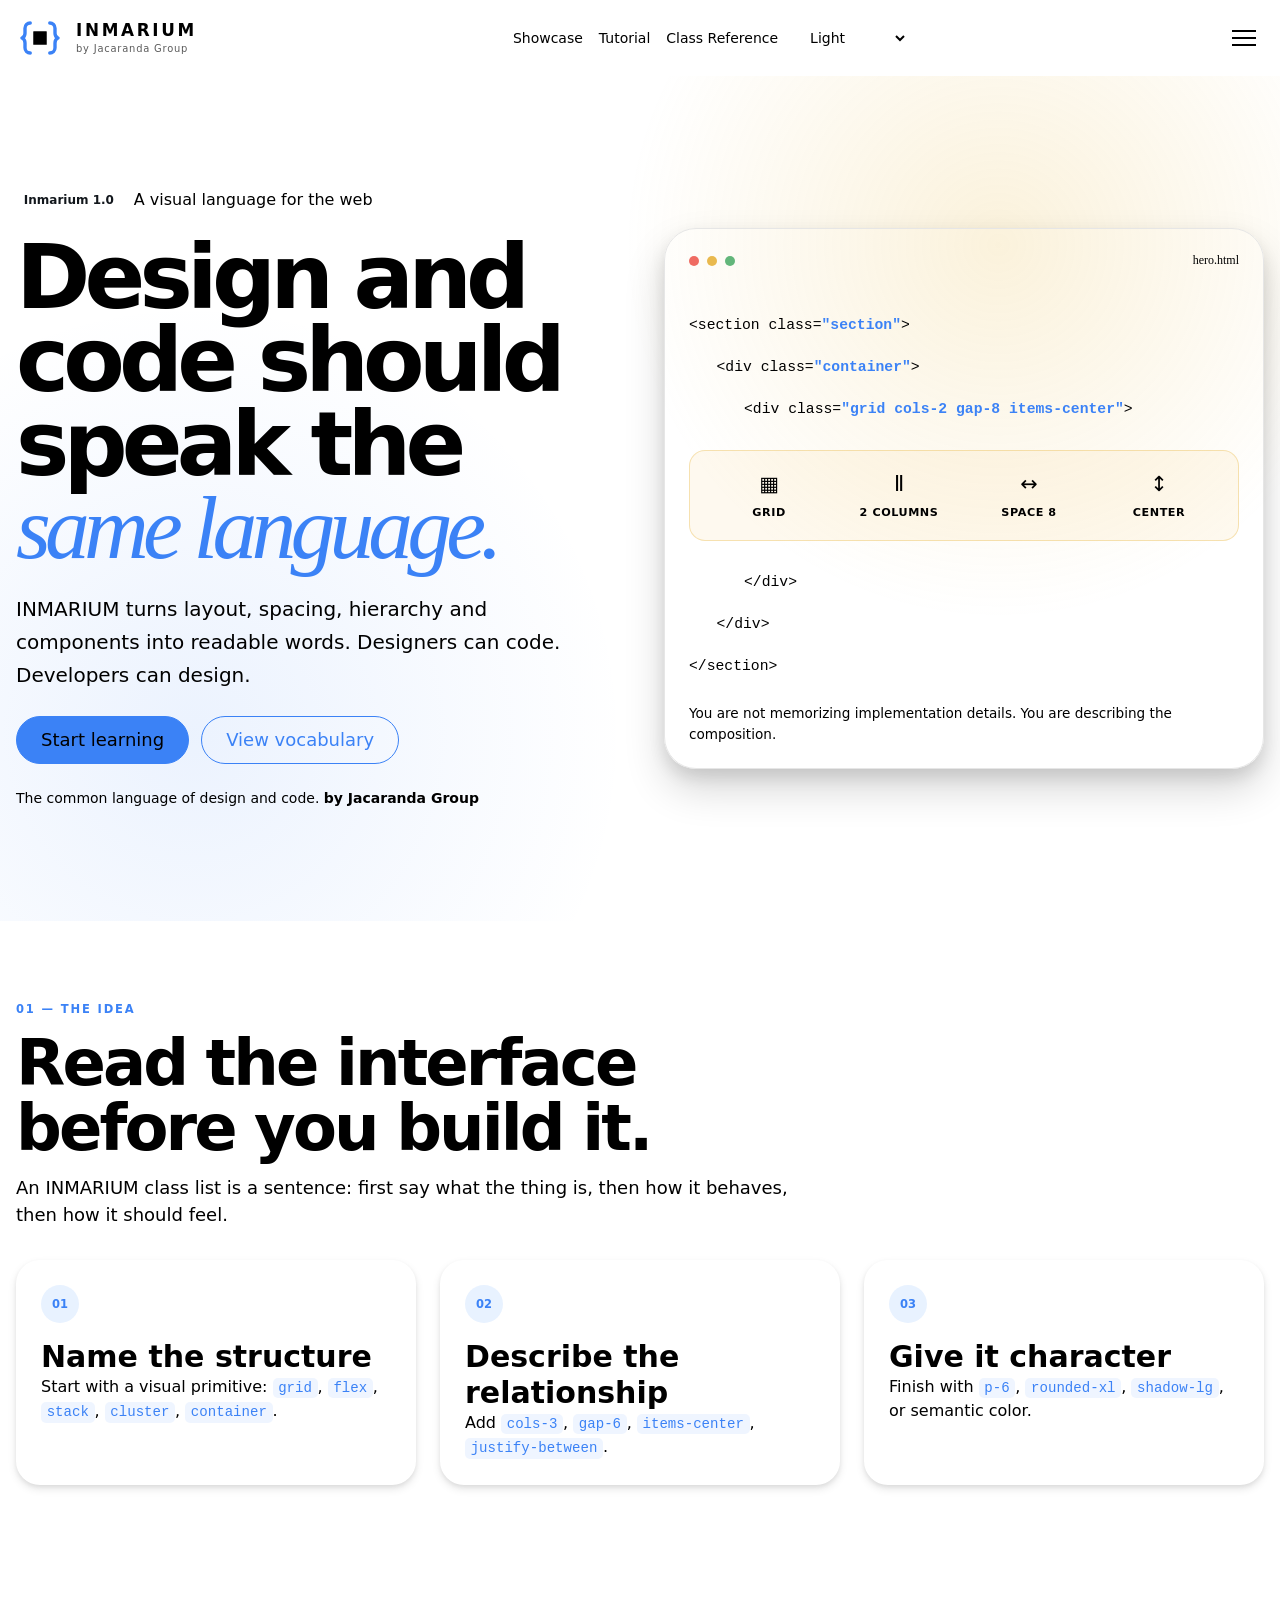
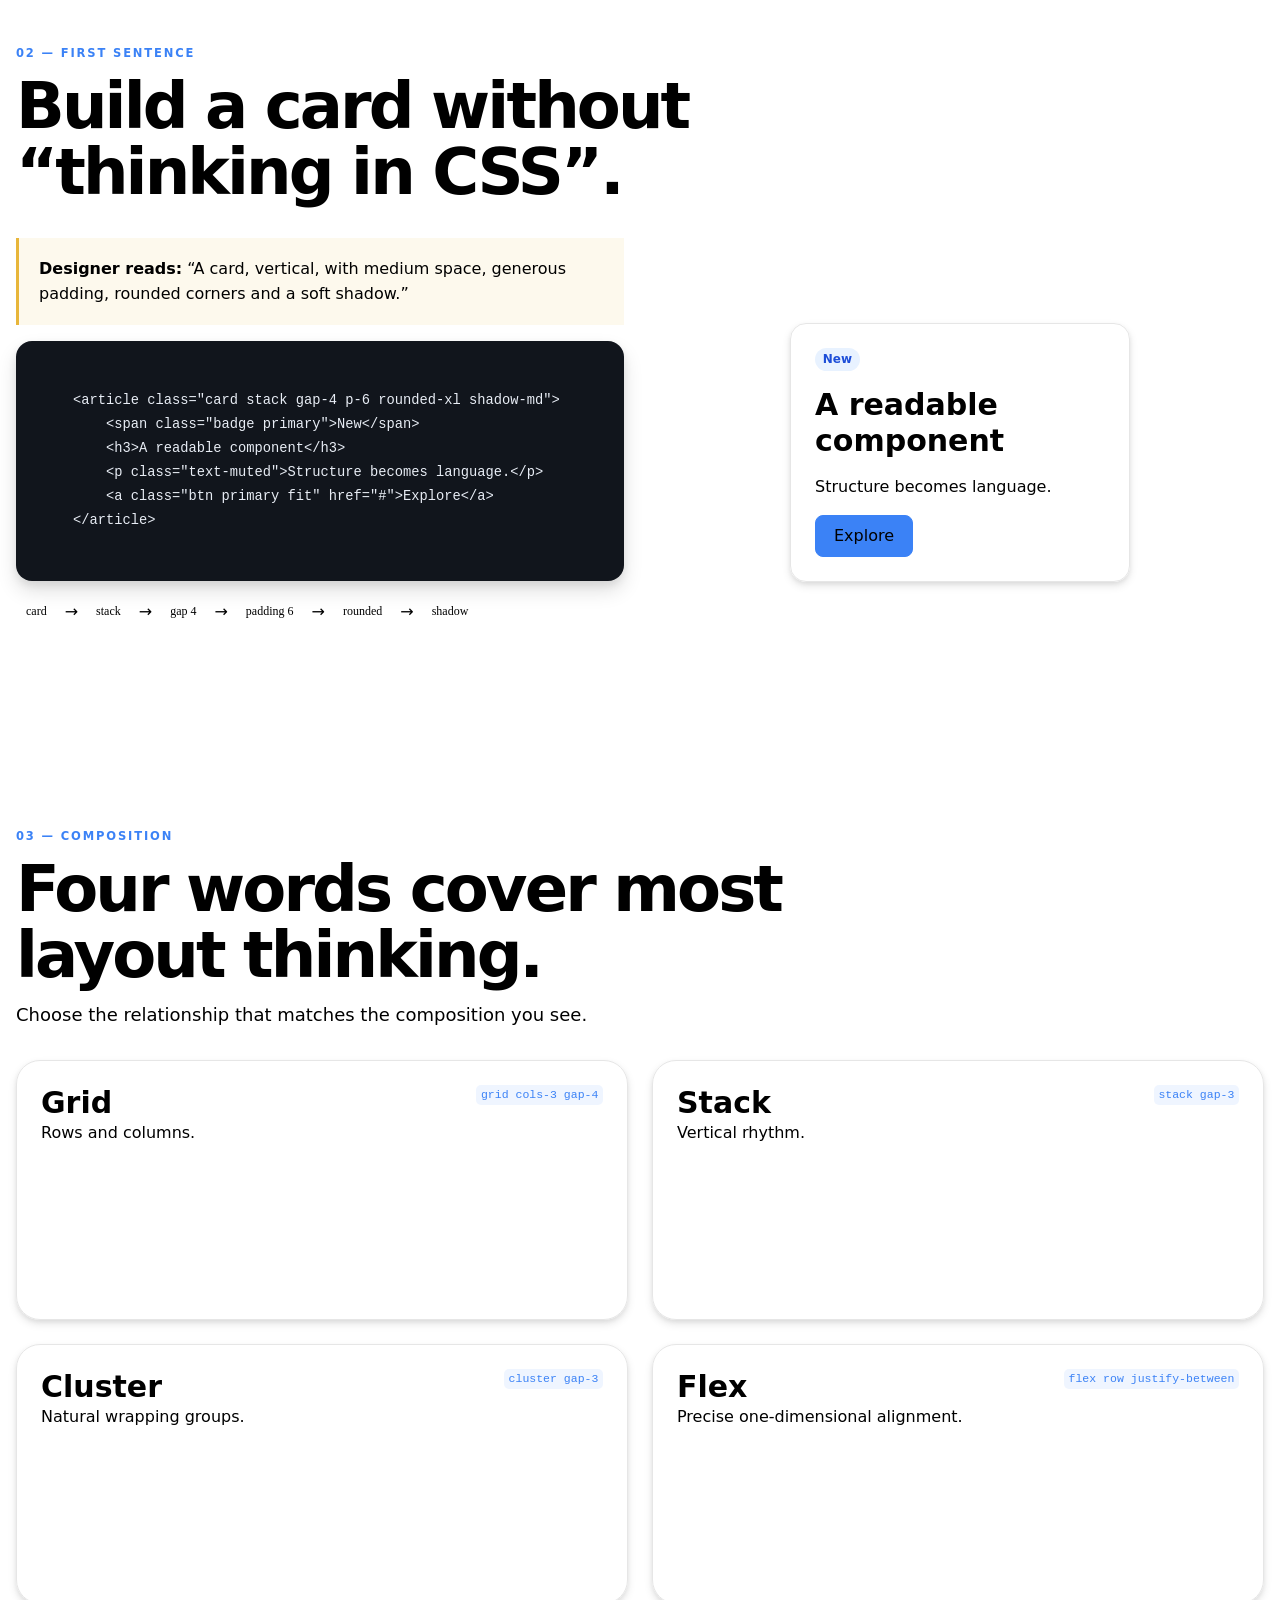
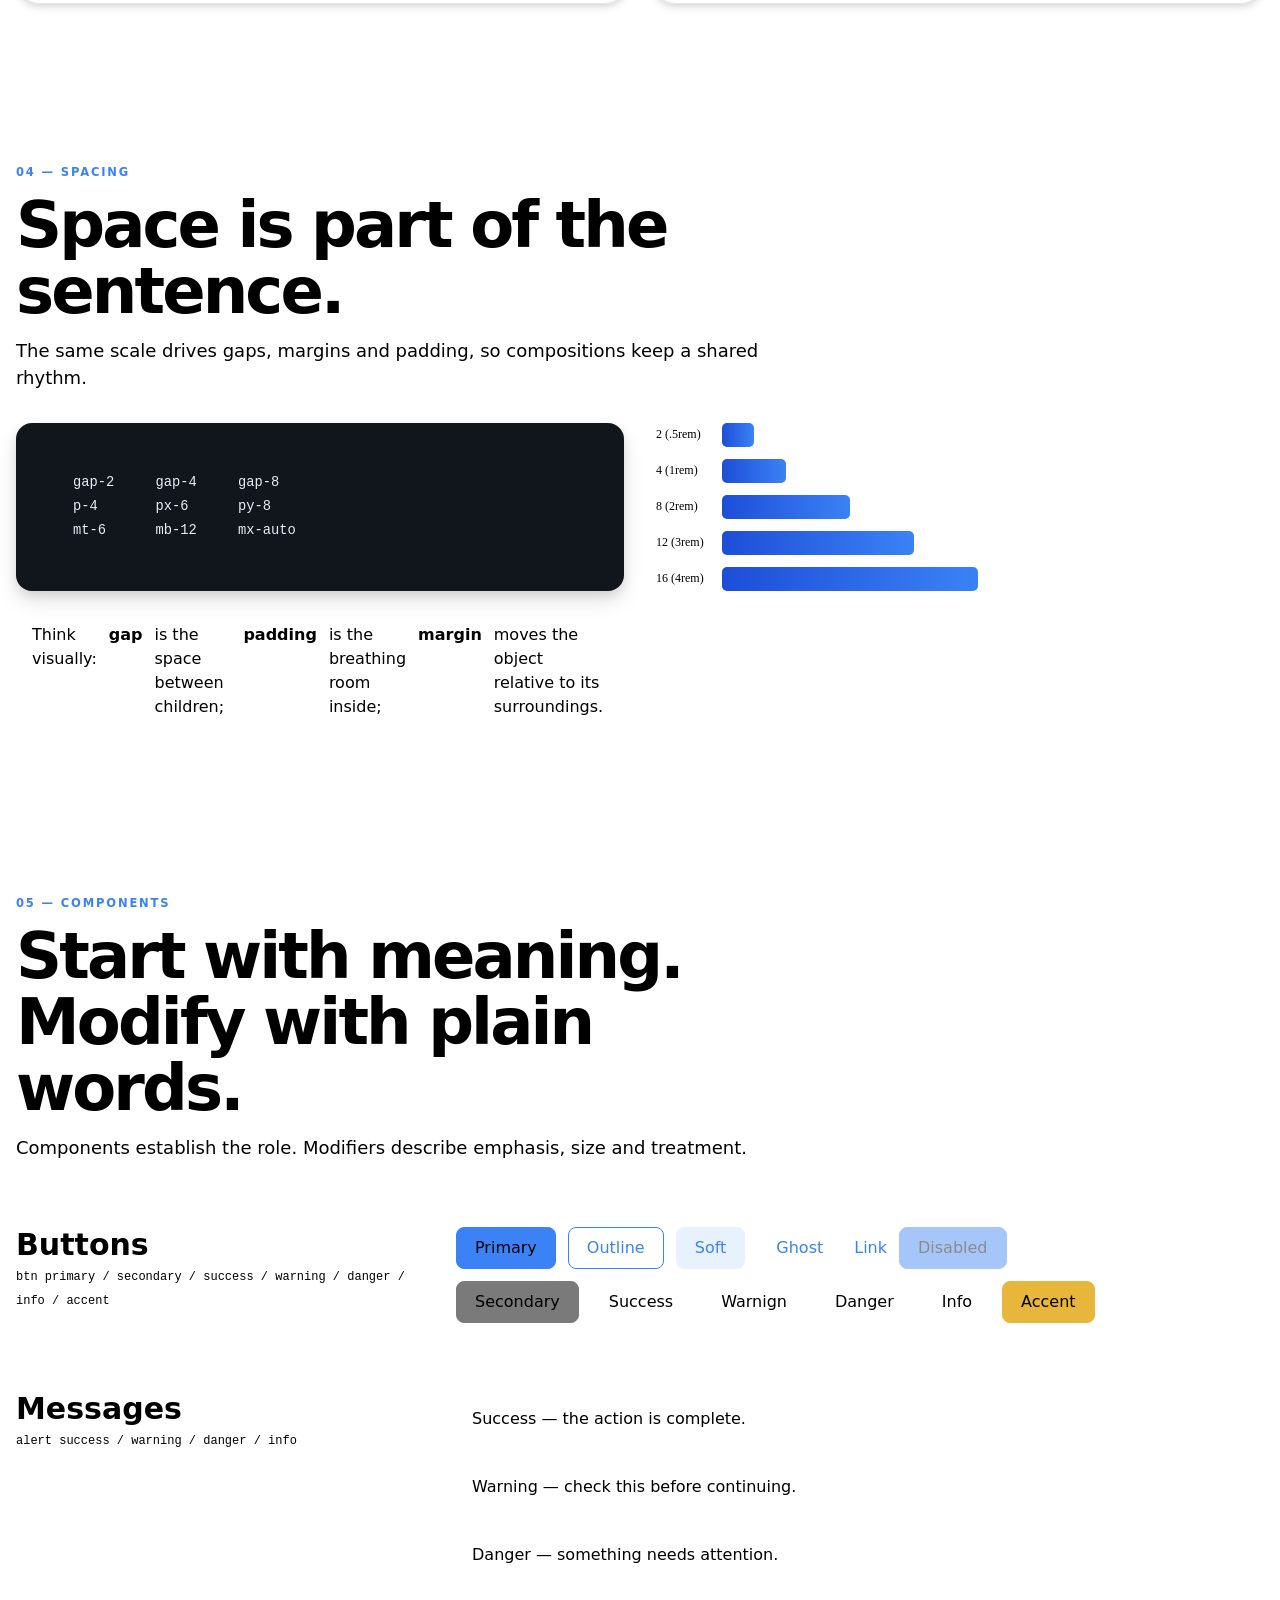
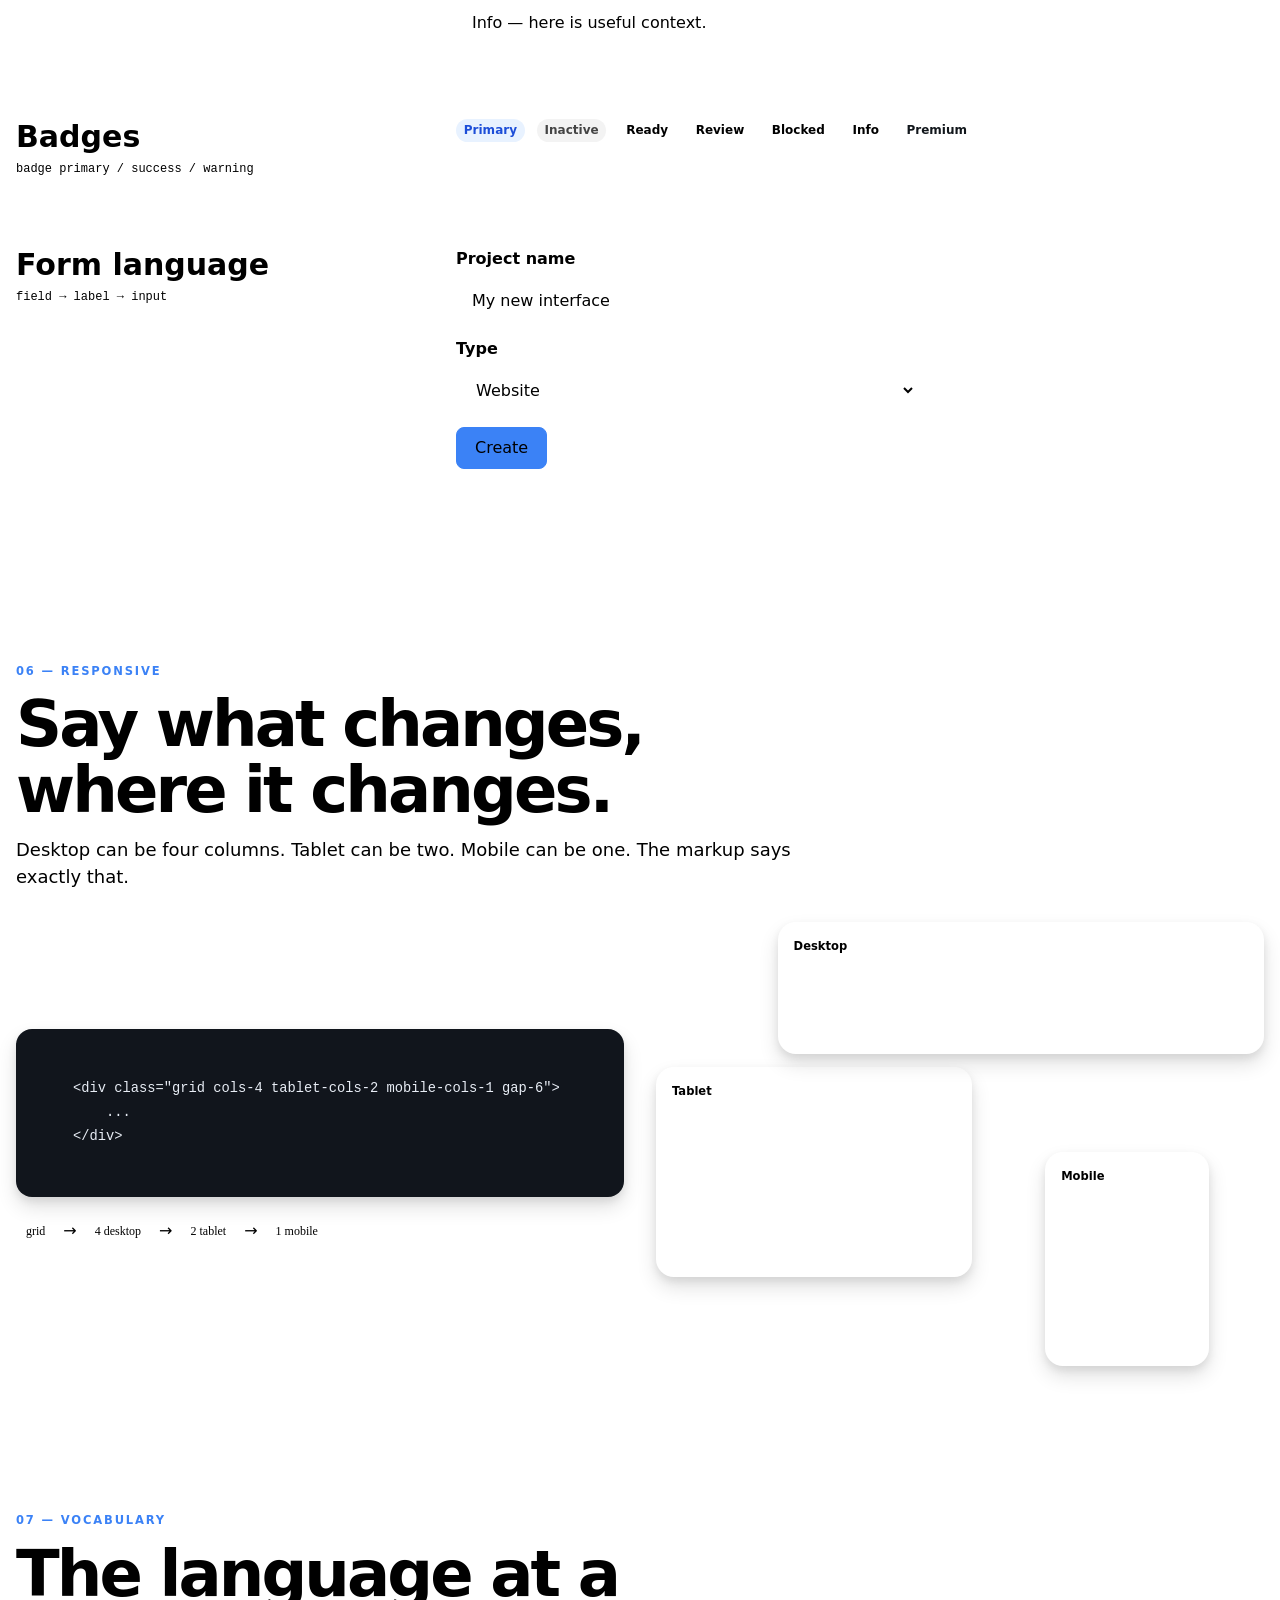
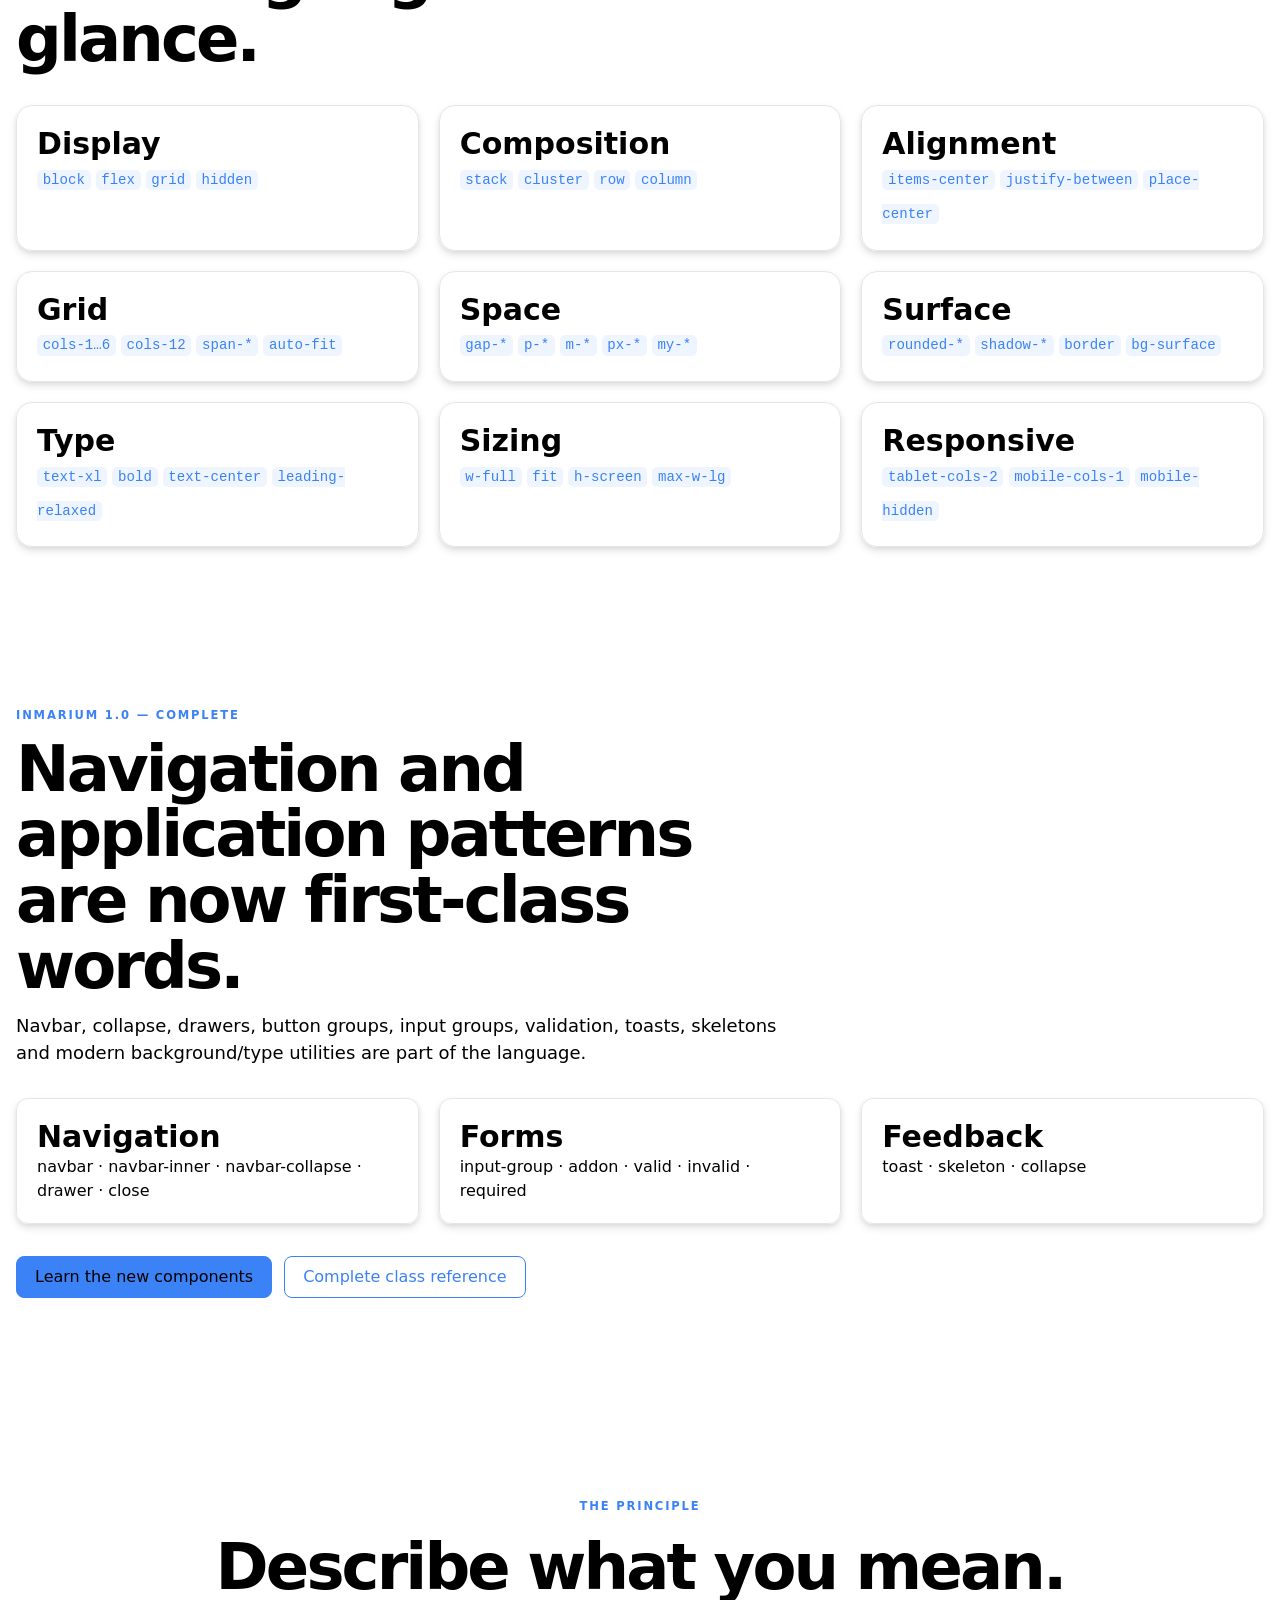
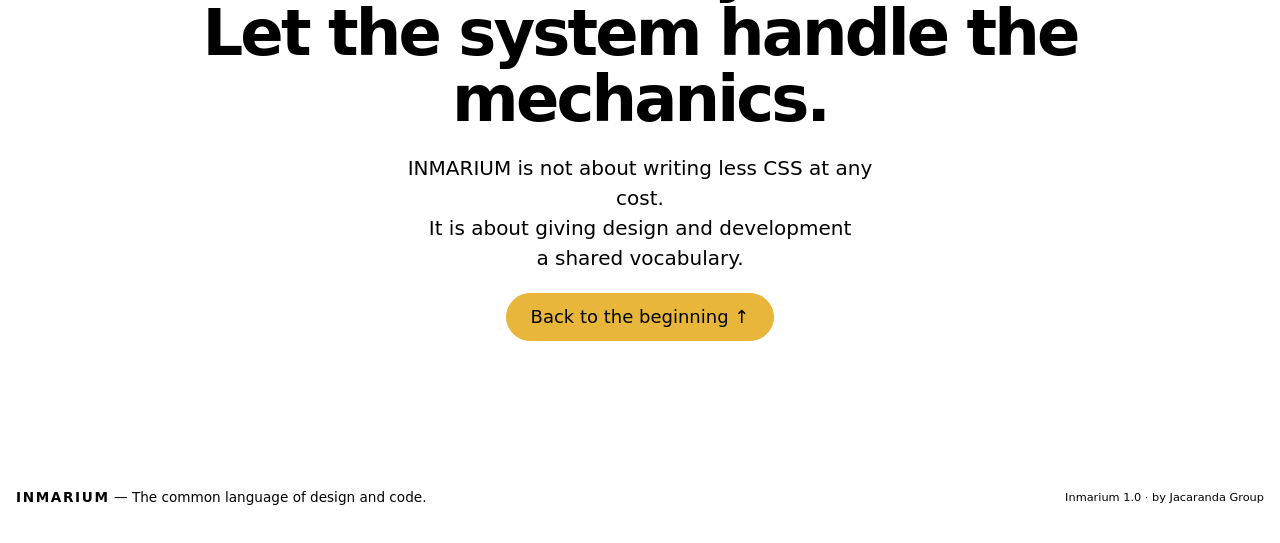
<file: index.html>
<!DOCTYPE html>
<html data-theme="default" lang="en">

<head>

  <meta charset="utf-8"/>
  <meta content="width=device-width,initial-scale=1" name="viewport"/>
  <meta content="INMARIUM — the common language of design and code. Learn Framework 1.0 through visual, readable examples." name="description"/>

  <title>INMARIUM — The common language of design and code</title>
  <link href="framework.css" rel="stylesheet"/>
  <link href="docs.css" rel="stylesheet"/>

</head>

<body>

<!-- Header -->
  <header class="im-topbar">

    <div class="container flex row items-center justify-between gap-4">

      <a aria-label="INMARIUM home" class="im-brand" href="#top">

        <svg class="im-brand-logo" viewBox="0 0 512 512" xmlns="http://www.w3.org/2000/svg" aria-hidden="true">
          <path
            d="M152 96 C120 96 96 120 96 152 V204 C96 232 84 248 64 256 C84 264 96 280 96 308 V360 C96 392 120 416 152 416"
            fill="none" stroke="var(--primary)" stroke-width="36" stroke-linecap="round" stroke-linejoin="round"/>
          <rect x="184" y="184" width="144" height="144" rx="4" fill="var(--gold)"/>
          <path
            d="M360 96 C392 96 416 120 416 152 V204 C416 232 428 248 448 256 C428 264 416 280 416 308 V360 C416 392 392 416 360 416"
            fill="none" stroke="var(--primary)" stroke-width="36" stroke-linecap="round" stroke-linejoin="round"/>
        </svg>
      
        <span class="im-brand-text">
          <span>INMARIUM</span>
          <small>by Jacaranda Group</small>
        </span>
      
      </a>
      
      <nav aria-label="Primary navigation" class="cluster gap-4 mobile-hidden">

        <a class="im-nav-link" href="showcase.html">Showcase</a>
        <a class="im-nav-link" href="tutorial.html">Tutorial</a>
        <a class="im-nav-link" href="reference.html">Class Reference</a>
        
        <select aria-label="Theme" class="select sm im-theme" id="themeSelect">
          <option value="default">Light</option>
          <option value="dark">Dark</option>
          <option value="pastel">Pastel</option>
          <option value="corporate">Corporate</option>
        </select>
      </nav>

      <button aria-expanded="false" aria-label="Open menu" class="burger mobile-flex" id="menuButton">
        <span></span><span></span><span></span>
      </button>

    </div>

    <nav class="im-mobile-menu stack gap-3 p-4" hidden="" id="mobileMenu">
      <a href="#language">Language</a>
      <a href="#layout">Layout</a>
      <a href="#components">Components</a>
      <a href="#responsive">Responsive</a>
      <a href="tutorial.html">Full Tutorial</a>
    </nav>

  </header>

<!-- Main -->
  <main id="top">

  <!-- Hero Section -->
    <section class="im-hero section-lg">
      <div class="container grid cols-2 mobile-cols-1 gap-12 items-center">

        <div class="stack gap-6">

          <div class="cluster gap-3">
            <span class="badge accent">Inmarium 1.0</span>
            <span class="text-muted">A visual language for the web</span>
          </div>
          
          <h1>Design and code should speak the <em>same language.</em></h1>
          
          <p class="text-xl text-muted im-lead">INMARIUM turns layout, spacing, hierarchy and components into readable words. Designers can code. Developers can design.</p>
          
          <div class="cluster gap-3">
            <a class="btn primary lg rounded-full" href="#start">Start learning</a>
            <a class="btn primary outline lg rounded-full" href="#cheatsheet">View vocabulary</a>
          </div>
          
          <p class="text-sm text-muted">The common language of design and code. <strong>by Jacaranda Group</strong></p>
        
        </div>
        
        <div class="im-hero-visual card p-6 rounded-3xl shadow-xl">
          <div class="im-windowbar cluster gap-2">
            <i></i><i></i><i></i>
            <span>hero.html</span>
          </div>
          
          <div class="im-code-scene stack gap-5">

            <code>&lt;section class=<b>"section"</b>&gt;</code>
            <code class="indent-1">&lt;div class=<b>"container"</b>&gt;</code>
            <code class="indent-2">&lt;div class=<b>"grid cols-2 gap-8 items-center"</b>&gt;</code>
            
            <div class="im-translation grid cols-4 mobile-cols-2 gap-2">
              <span>▦<b>grid</b></span>
              <span>Ⅱ<b>2 columns</b></span>
              <span>↔<b>space 8</b></span>
              <span>↕<b>center</b></span>
            </div>
            
            <code class="indent-2">&lt;/div&gt;</code>
            <code class="indent-1">&lt;/div&gt;</code>
            <code>&lt;/section&gt;</code>
          
          </div>
          
          <p class="im-caption">You are not memorizing implementation details. You are describing the composition.</p>
        
        </div>

      </div>
    </section>
    
  <!-- 01 - The Idea -->
    <section class="section im-principle" id="language">
      <div class="container">

        <div class="im-section-head stack gap-3">

          <span class="im-kicker">01 — THE IDEA</span>
          <h2>Read the interface before you build it.</h2>
          <p class="text-lg text-muted">An INMARIUM class list is a sentence: first say what the thing is, then how it behaves, then how it should feel.</p>

        </div>
        
        <div class="grid cols-3 mobile-cols-1 gap-6 mt-8">

          <article class="card p-6 rounded-2xl">
            <span class="im-number">01</span>
            <h3 class="mt-4">Name the structure</h3>
            <p class="text-muted">Start with a visual primitive: <code>grid</code>, <code>flex</code>, <code>stack</code>, <code>cluster</code>, <code>container</code>.</p>
          </article>

          <article class="card p-6 rounded-2xl">
            <span class="im-number">02</span>
            <h3 class="mt-4">Describe the relationship</h3>
            <p class="text-muted">Add <code>cols-3</code>, <code>gap-6</code>, <code>items-center</code>, <code>justify-between</code>.</p>
          </article>

          <article class="card p-6 rounded-2xl">
            <span class="im-number">03</span>
            <h3 class="mt-4">Give it character</h3>
            <p class="text-muted">Finish with <code>p-6</code>, <code>rounded-xl</code>, <code>shadow-lg</code>, or semantic color.</p>
          </article>

        </div>

      </div>
    </section>

  <!-- 02 - First Sentence -->
    <section class="section bg-surface-secondary" id="start">
      <div class="container">

        <div class="im-section-head stack gap-3">
          <span class="im-kicker">02 — FIRST SENTENCE</span>
          <h2>Build a card without “thinking in CSS”.</h2>
        </div>

        <div class="im-lesson grid cols-2 mobile-cols-1 gap-8 mt-8 items-stretch">

          <div class="stack gap-4">

            <div class="im-callout">
              <b>Designer reads:</b> “A card, vertical, with medium space, generous padding, rounded corners and a soft shadow.”
            </div>
            
<pre class="im-code">
  <code>
    &lt;article class="card stack gap-4 p-6 rounded-xl shadow-md"&gt;
        &lt;span class="badge primary"&gt;New&lt;/span&gt;
        &lt;h3&gt;A readable component&lt;/h3&gt;
        &lt;p class="text-muted"&gt;Structure becomes language.&lt;/p&gt;
        &lt;a class="btn primary fit" href="#"&gt;Explore&lt;/a&gt;
    &lt;/article&gt;
  </code>
</pre>
            
            <div class="im-sentence">
              <span>card</span>
              <i>→</i>
              <span>stack</span>
              <i>→</i>
              <span>gap 4</span>
              <i>→</i>
              <span>padding 6</span>
              <i>→</i>
              <span>rounded</span>
              <i>→</i>
              <span>shadow</span>
            </div>

          </div>
          
          <div class="im-stage flex items-center justify-center p-8 rounded-2xl">
            <article class="card stack gap-4 p-6 rounded-xl shadow-md im-demo-card">
              <span class="badge primary fit">New</span>
              <h3>A readable component</h3>
              <p class="text-muted">Structure becomes language.</p>
              <a class="btn primary fit" href="#start">Explore</a>
            </article>
          </div>

        </div>
      </div>
    </section>

  <!-- 03 - Composition -->
    <section class="section" id="layout">
      <div class="container">

        <div class="im-section-head stack gap-3">
          <span class="im-kicker">03 — COMPOSITION</span>
          <h2>Four words cover most layout thinking.</h2>
          <p class="text-lg text-muted">Choose the relationship that matches the composition you see.</p>
        </div>

        <div class="grid cols-2 mobile-cols-1 gap-6 mt-8">

          <article class="im-concept card p-6 rounded-2xl">

            <div class="flex row justify-between items-start">
              <div>
                <h3>Grid</h3>
                <p class="text-muted">Rows and columns.</p>
              </div>
              <code>grid cols-3 gap-4</code>
            </div>
            
            <div class="grid cols-3 gap-4 mt-6">
              <i></i><i></i><i></i><i></i><i></i><i></i>
            </div>
            
          </article>
          
          <article class="im-concept card p-6 rounded-2xl">
            
            <div class="flex row justify-between items-start">
              <div>
                <h3>Stack</h3>
                <p class="text-muted">Vertical rhythm.</p>
              </div>
              <code>stack gap-3</code>
            </div>
            
            <div class="stack gap-3 mt-6">
              <i></i><i></i><i></i>
            </div>

          </article>

          <article class="im-concept card p-6 rounded-2xl">

            <div class="flex row justify-between items-start">
              <div>
                <h3>Cluster</h3>
                <p class="text-muted">Natural wrapping groups.</p>
              </div>
              <code>cluster gap-3</code>
            </div>
            
            <div class="cluster gap-3 mt-6">
              <i></i><i></i><i></i><i></i><i></i>
            </div>

          </article>

          <article class="im-concept card p-6 rounded-2xl">

            <div class="flex row justify-between items-start">
              <div>
                <h3>Flex</h3>
                <p class="text-muted">Precise one-dimensional alignment.</p>
              </div>
              <code>flex row justify-between</code>
            </div>

            <div class="flex row justify-between items-center mt-6">
              <i></i><i></i><i></i>
            </div>
          </article>

        </div>
      </div>
    </section>

  <!-- 04 - Spacing -->
    <section class="section bg-surface-secondary">
      <div class="container">

        <div class="im-section-head stack gap-3">
          <span class="im-kicker">04 — SPACING</span>
          <h2>Space is part of the sentence.</h2>
          <p class="text-lg text-muted">The same scale drives gaps, margins and padding, so compositions keep a shared rhythm.</p>
        </div>
        
        <div class="grid cols-2 mobile-cols-1 gap-8 mt-8">

          <div class="stack gap-4">

<pre class="im-code">
  <code>
    gap-2     gap-4     gap-8
    p-4       px-6      py-8
    mt-6      mb-12     mx-auto
  </code>
</pre>

            <div class="alert info">
              Think visually:
              <strong>gap</strong> is the space between children;
              <strong>padding</strong> is the breathing room inside;
              <strong>margin</strong> moves the object relative to its surroundings.
            </div>

          </div>
          
          <div class="im-space-scale stack gap-3">
            <div>
              <b>2 (.5rem)</b>
              <i style="--w:2rem"></i>
            </div>
            <div>
              <b>4 (1rem)</b>
              <i style="--w:4rem"></i>
            </div>
            <div>
              <b>8 (2rem)</b>
              <i style="--w:8rem"></i>
            </div>
            <div>
              <b>12 (3rem)</b>
              <i style="--w:12rem"></i>
            </div>
            <div>
              <b>16 (4rem)</b>
              <i style="--w:16rem"></i>
            </div>
          </div>
        
        </div>

      </div>
    </section>

  <!-- 05 - Components -->
    <section class="section" id="components">
      <div class="container">

        <div class="im-section-head stack gap-3">
          <span class="im-kicker">05 — COMPONENTS</span>
          <h2>Start with meaning. Modify with plain words.</h2>
          <p class="text-lg text-muted">Components establish the role. Modifiers describe emphasis, size and treatment.</p>
        </div>
        
        <div class="im-component-row mt-8">

          <div>
            <h3>Buttons</h3>
            <code>btn primary / secondary / success / warning / danger / info / accent</code>
          </div>

          <div class="stack gap-3">
            <div class="cluster gap-3">
              <button class="btn primary">Primary</button>
              <button class="btn primary outline">Outline</button>
              <button class="btn primary soft">Soft</button>
              <button class="btn primary ghost">Ghost</button>
              <button class="btn primary link">Link</button>
              <button class="btn primary" disabled>Disabled</button>
            </div>
            <div class="cluster gap-3">
              <button class="btn secondary">Secondary</button>
              <button class="btn success">Success</button>
              <button class="btn warning">Warnign</button>
              <button class="btn danger">Danger</button>
              <button class="btn info">Info</button>
              <button class="btn accent">Accent</button>
            </div>
          </div>
        </div>
        
        <div class="im-component-row">

          <div>
            <h3>Messages</h3>
            <code>alert success / warning / danger / info</code>
          </div>
          
          <div class="stack gap-3">
            <div class="alert success">Success — the action is complete.</div>
            <div class="alert warning">Warning — check this before continuing.</div>
            <div class="alert danger">Danger — something needs attention.</div>
            <div class="alert info">Info — here is useful context.</div>
          </div>

        </div>
        
        <div class="im-component-row">

          <div>
            <h3>Badges</h3>
            <code>badge primary / success / warning</code>
          </div>

          <div class="cluster gap-3">
            <span class="badge primary">Primary</span>
            <span class="badge secondary">Inactive</span>
            <span class="badge success">Ready</span>
            <span class="badge warning">Review</span>
            <span class="badge danger">Blocked</span>
            <span class="badge info">Info</span>
            <span class="badge accent">Premium</span>
          </div>

        </div>
        
        <div class="im-component-row">

          <div>
            <h3>Form language</h3>
            <code>field → label → input</code>
          </div>

          <form class="form stack gap-4 im-mini-form">

            <div class="field">
              <label class="label" for="name">Project name</label>
              <input class="input" id="name" placeholder="My new interface"/>
            </div>

            <div class="field">

              <label class="label" for="type">Type</label>

              <select class="select" id="type">
                <option>Website</option>
                <option>Application</option>
              </select>

            </div>

            <button class="btn primary fit" type="button">Create</button>

          </form>

        </div>

      </div>
    </section>

  <!-- 06 - Responsive -->
    <section class="section im-responsive" id="responsive">
      <div class="container">

        <div class="im-section-head stack gap-3">
          <span class="im-kicker">06 — RESPONSIVE</span>
          <h2>Say what changes, where it changes.</h2>
          <p class="text-lg text-muted">Desktop can be four columns. Tablet can be two. Mobile can be one. The markup says exactly that.</p>
        </div>
        
        <div class="grid cols-2 mobile-cols-1 gap-8 mt-8 items-center">

          <div class="stack gap-5">
<pre class="im-code">
  <code>
    &lt;div class="grid cols-4 tablet-cols-2 mobile-cols-1 gap-6"&gt;
        ...
    &lt;/div&gt;
  </code>
</pre>

            <div class="im-sentence">
              <span>grid</span>
              <i>→</i>
              <span>4 desktop</span>
              <i>→</i>
              <span>2 tablet</span>
              <i>→</i>
              <span>1 mobile</span>
            </div>

          </div>
          
          <div class="im-devices">

            <div class="im-device desktop">
              <b>Desktop</b>
              <span class="grid cols-4 gap-2">
                <i></i><i></i><i></i><i></i>
              </span>
            </div>

            <div class="im-device tablet">
              <b>Tablet</b>
              <span class="grid cols-2 gap-2">
                <i></i><i></i><i></i><i></i>
              </span>
            </div>
            
            <div class="im-device phone">
              <b>Mobile</b>
              <span class="stack gap-2">
                <i></i><i></i><i></i><i></i>
              </span>
            </div>

          </div>
        </div>
      </div>
    </section>

  <!-- 07 - Vocabulary -->
    <section class="section bg-surface-secondary" id="cheatsheet">
      <div class="container">

        <div class="im-section-head stack gap-3">
          <span class="im-kicker">07 — VOCABULARY</span>
          <h2>The language at a glance.</h2>
        </div>

        <div class="grid cols-3 tablet-cols-2 mobile-cols-1 gap-5 mt-8">

          <article class="card p-5 rounded-xl">
            <h3>Display</h3>
            <p>
              <code>block</code> <code>flex</code> <code>grid</code> <code>hidden</code>
            </p>
          </article>
          
          <article class="card p-5 rounded-xl">
            <h3>Composition</h3>
            <p>
              <code>stack</code> <code>cluster</code> <code>row</code> <code>column</code>
            </p>
          </article>
          
          <article class="card p-5 rounded-xl">
            <h3>Alignment</h3>
            <p>
              <code>items-center</code> <code>justify-between</code> <code>place-center</code>
            </p>
          </article>
          
          <article class="card p-5 rounded-xl">
            <h3>Grid</h3>
            <p>
              <code>cols-1…6</code> <code>cols-12</code> <code>span-*</code> <code>auto-fit</code>
            </p>
          </article>

          <article class="card p-5 rounded-xl">
            <h3>Space</h3>
            <p>
              <code>gap-*</code> <code>p-*</code> <code>m-*</code> <code>px-*</code> <code>my-*</code>
            </p>
          </article>
          
          <article class="card p-5 rounded-xl">
            <h3>Surface</h3>
            <p>
              <code>rounded-*</code> <code>shadow-*</code> <code>border</code> <code>bg-surface</code>
            </p>
          </article>

          <article class="card p-5 rounded-xl">
            <h3>Type</h3>
            <p>
              <code>text-xl</code> <code>bold</code> <code>text-center</code> <code>leading-relaxed</code>
            </p>
          </article>
          
          <article class="card p-5 rounded-xl">
            <h3>Sizing</h3>
            <p>
              <code>w-full</code> <code>fit</code> <code>h-screen</code> <code>max-w-lg</code>
            </p>
          </article>

          <article class="card p-5 rounded-xl">
            <h3>Responsive</h3>
            <p>
              <code>tablet-cols-2</code> <code>mobile-cols-1</code> <code>mobile-hidden</code>
            </p>
          </article>

        </div>

      </div>
    </section>

  <!-- Inmarium 1.0 - Complete -->
    <section class="section bg-surface-secondary" id="framework-complete">
      <div class="container">

        <div class="im-section-head stack gap-3">
          <span class="im-kicker">INMARIUM 1.0 — COMPLETE</span>
          <h2>Navigation and application patterns are now first-class words.</h2>
          <p class="text-lg text-muted">Navbar, collapse, drawers, button groups, input groups, validation, toasts, skeletons and modern background/type utilities are part of the language.</p>
        </div>

        <div class="grid cols-3 tablet-cols-2 mobile-cols-1 gap-5 mt-8">

          <article class="card p-5">
            <h3>Navigation</h3>
            <p class="text-muted">navbar · navbar-inner · navbar-collapse · drawer · close</p>
          </article>

          <article class="card p-5">
            <h3>Forms</h3>
            <p class="text-muted">input-group · addon · valid · invalid · required</p>
          </article>

          <article class="card p-5">
            <h3>Feedback</h3>
            <p class="text-muted">toast · skeleton · collapse</p>
          </article>
        
        </div>
        
        <div class="cluster gap-3 mt-8">
          <a class="btn primary" href="tutorial.html#collapse">Learn the new components</a>
          <a class="btn primary outline" href="reference.html">Complete class reference</a>
        </div>
      
      </div>
    </section>

  <!-- The Principle -->
    <section class="section im-final">
      <div class="container text-center stack gap-5 items-center">
        <span class="im-kicker">THE PRINCIPLE</span>
        <h2>Describe what you mean.<br/>Let the system handle the mechanics.</h2>
        <p class="text-xl text-muted max-w-lg">
          INMARIUM is not about writing less CSS at any cost.<br>It is about giving design and development<br>a shared vocabulary.
        </p>
        <a class="btn accent lg rounded-full" href="#top">Back to the beginning ↑</a>
      </div>
    </section>

  </main>

<!-- FOOTER -->
  <footer class="im-footer">
    <div class="container flex row mobile-column gap-4 items-center justify-between">
      <div>
        <strong>INMARIUM</strong>
        <span> — The common language of design and code.</span>
      </div>
      <small>Inmarium 1.0 · by Jacaranda Group</small>
    </div>
  </footer>

<!-- Scripts -->
  <script>

    const
      root=document.documentElement,
      theme = document.getElementById ('themeSelect');

    theme.addEventListener (
      'change', () => root.dataset.theme = theme.value
    );

    const
      button=document.getElementById ('menuButton'),
      menu = document.getElementById ('mobileMenu');

    button.addEventListener(
      'click', () => {
        const open = button.getAttribute ('aria-expanded') === 'true';

        button.setAttribute('aria-expanded', String(!open));
        button.classList.toggle('open', !open);
        menu.hidden=open;
      }
    );
      
    menu.querySelectorAll('a').forEach (
      a => a.addEventListener (
        'click', () => {
          menu.hidden = true;
          button.classList.remove ('open');
          button.setAttribute ('aria-expanded', 'false')
        }
      )
    );

  </script>

  <script defer="" src="inmarium.js"></script>

</body>
</html>
</file>
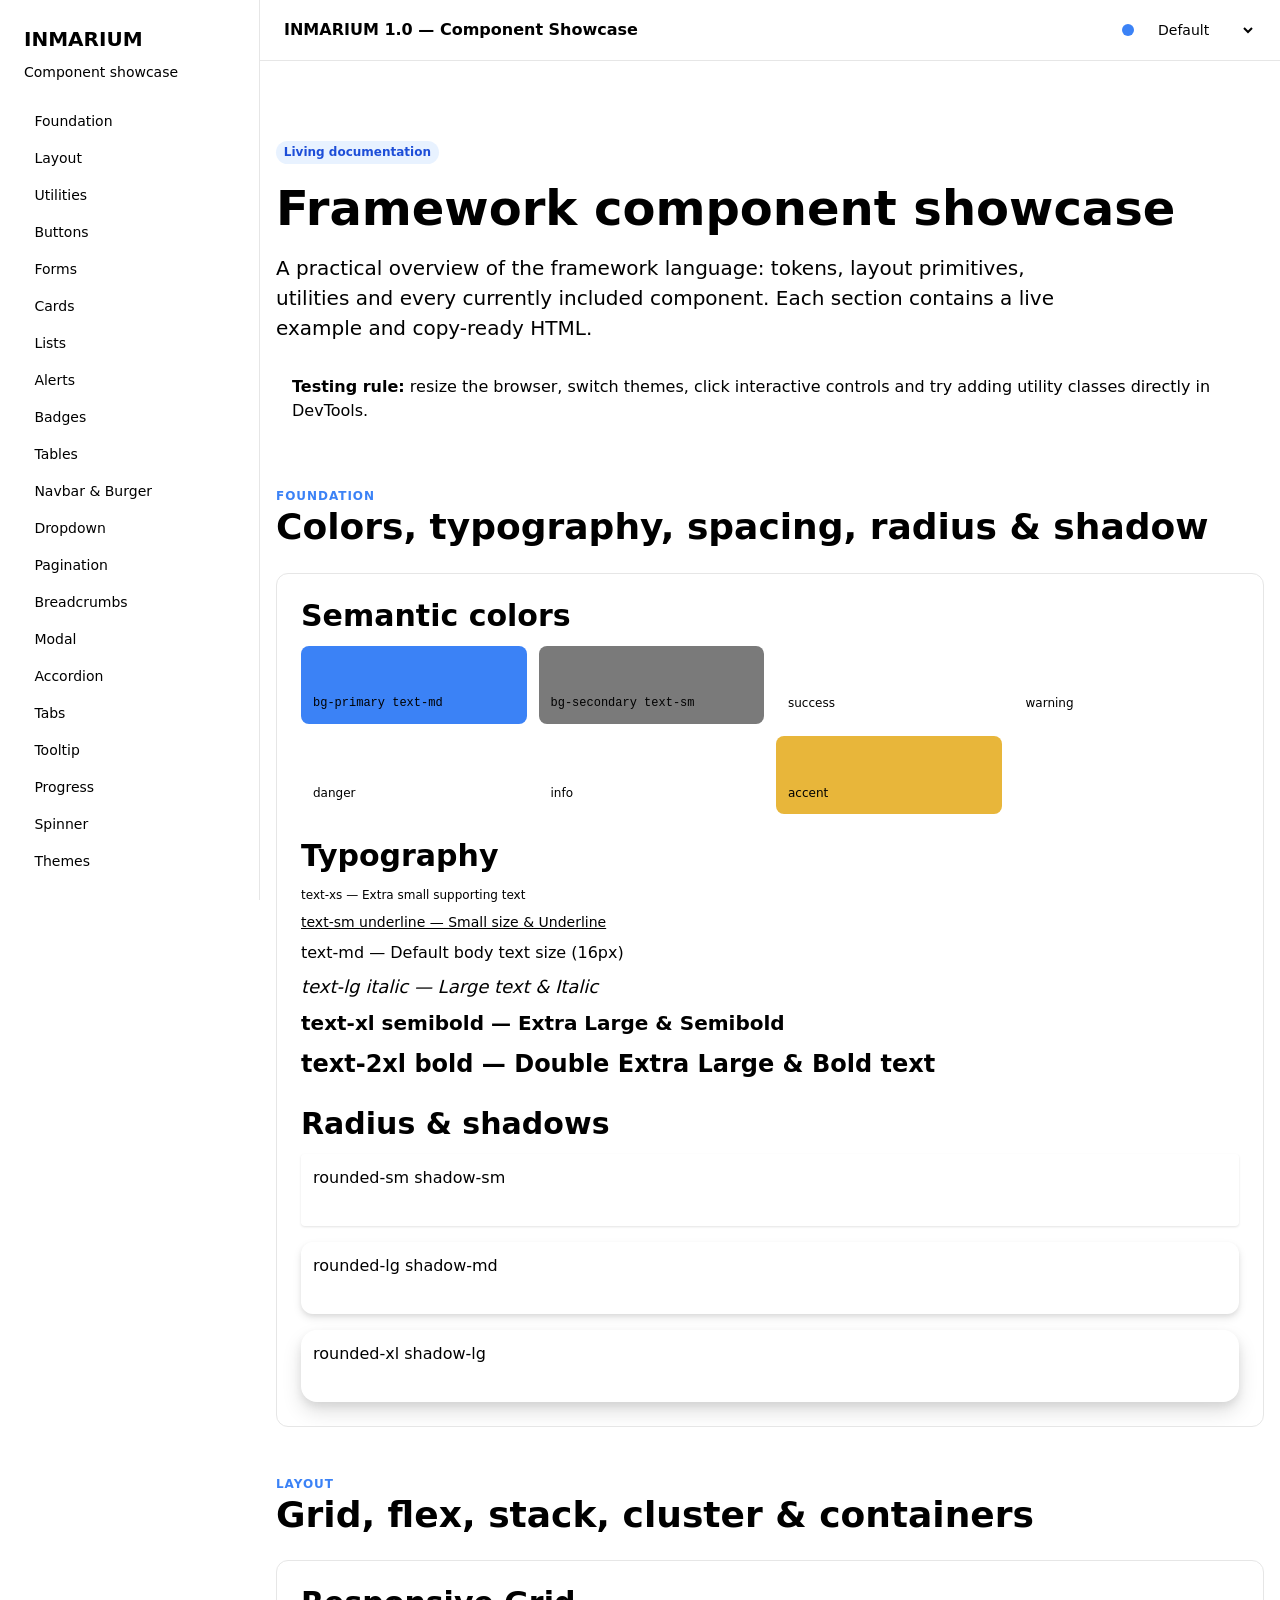
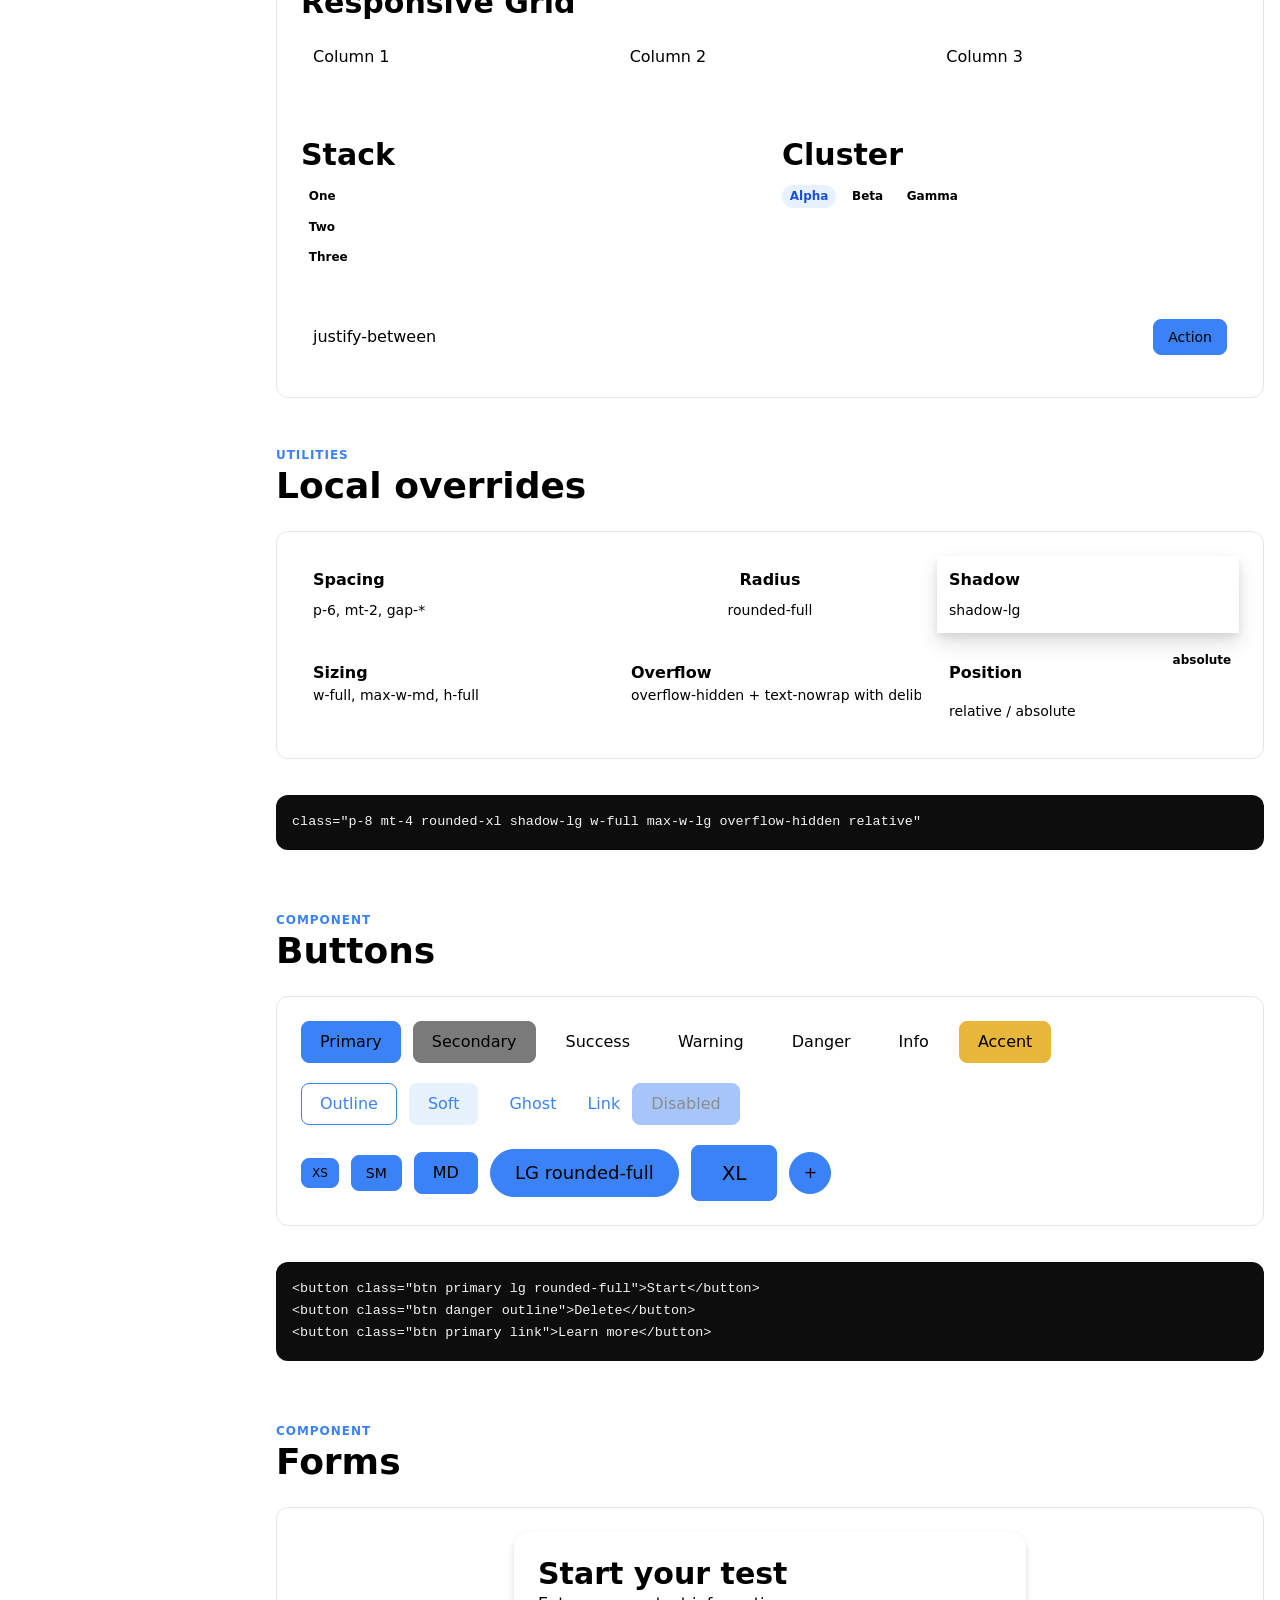
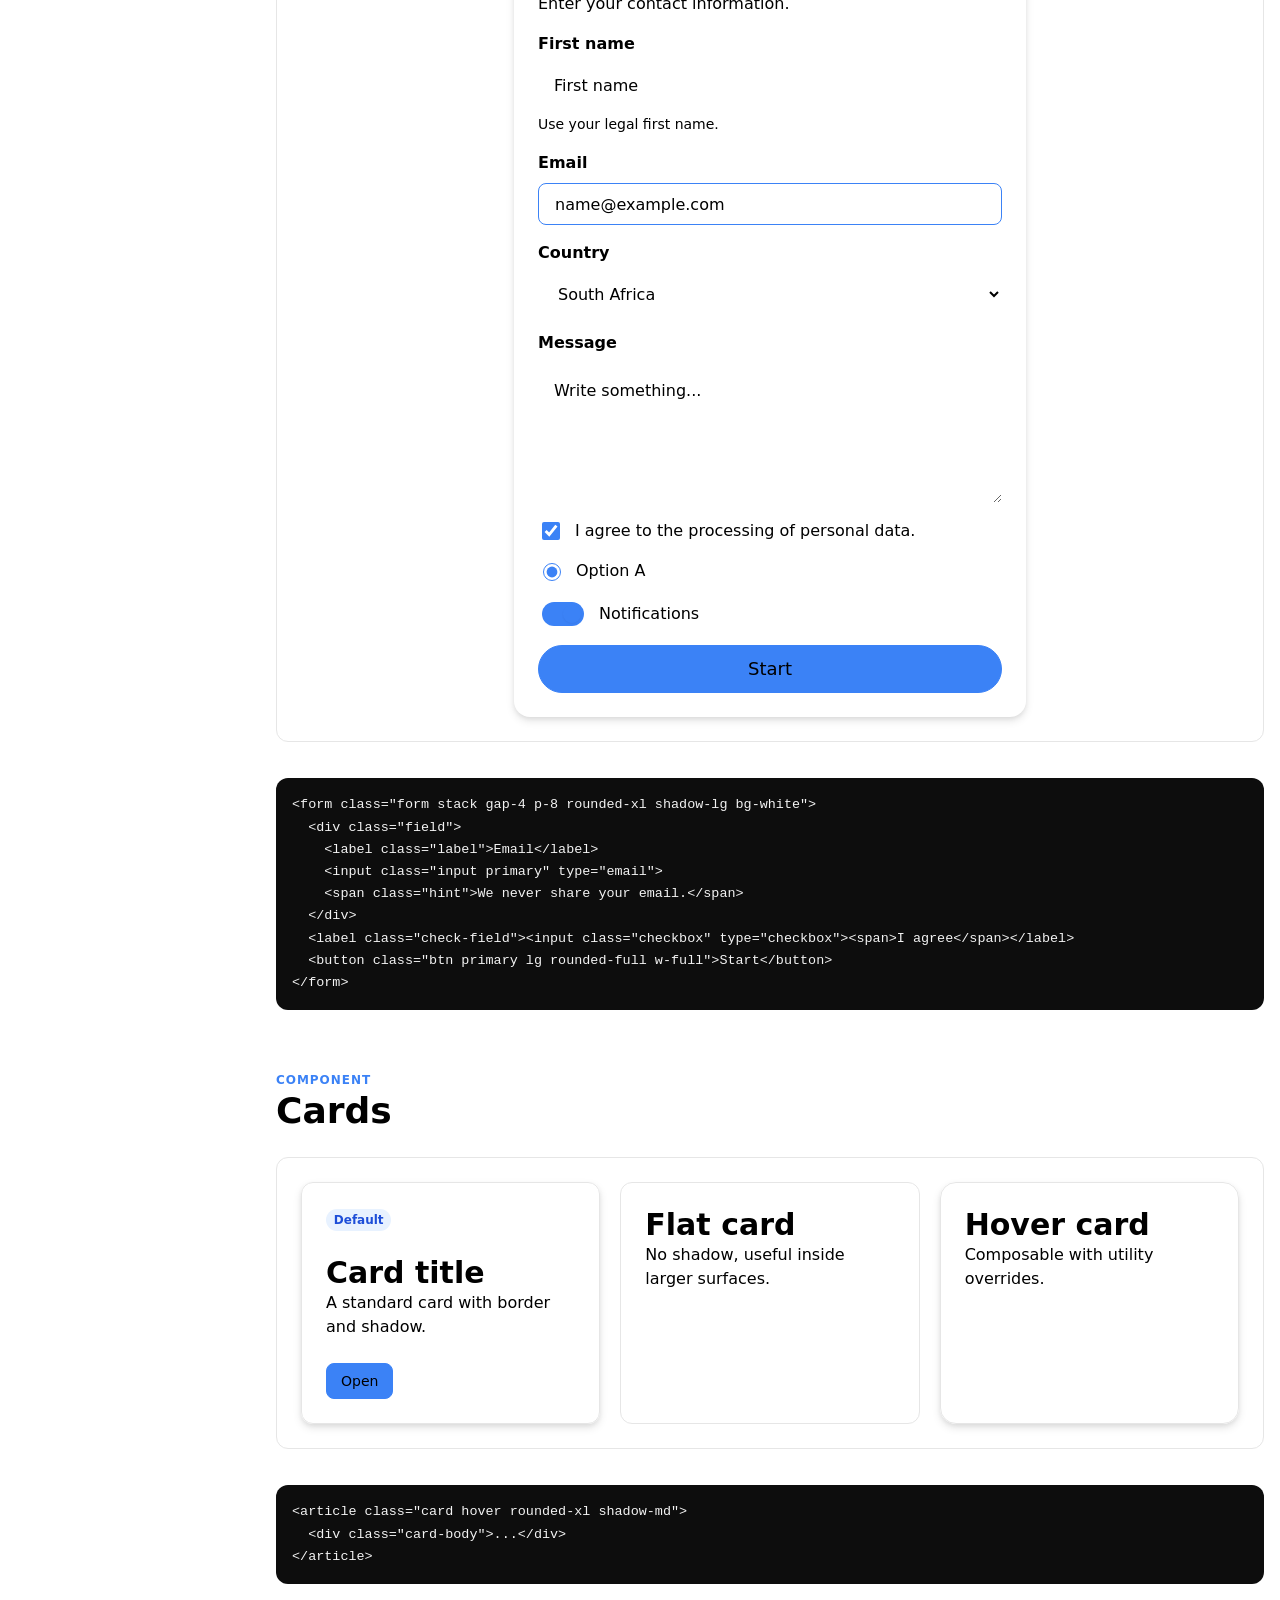
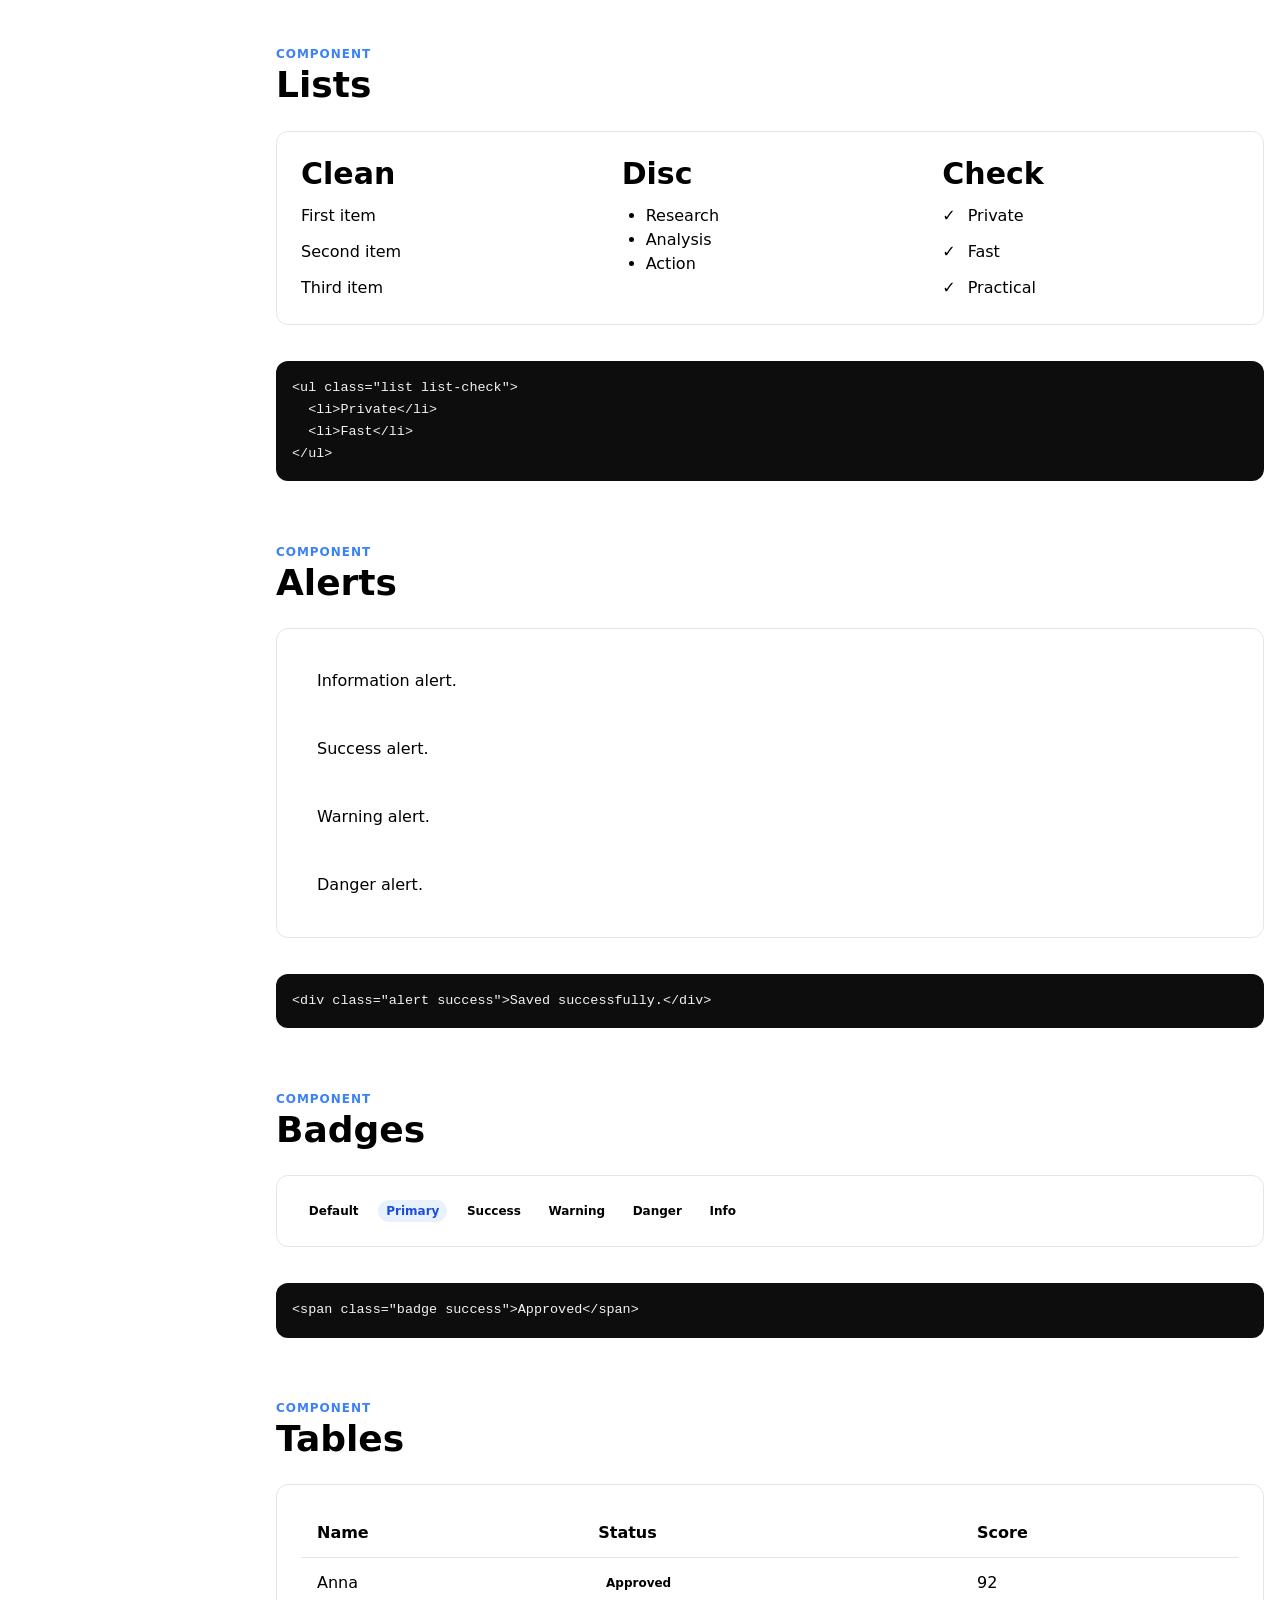
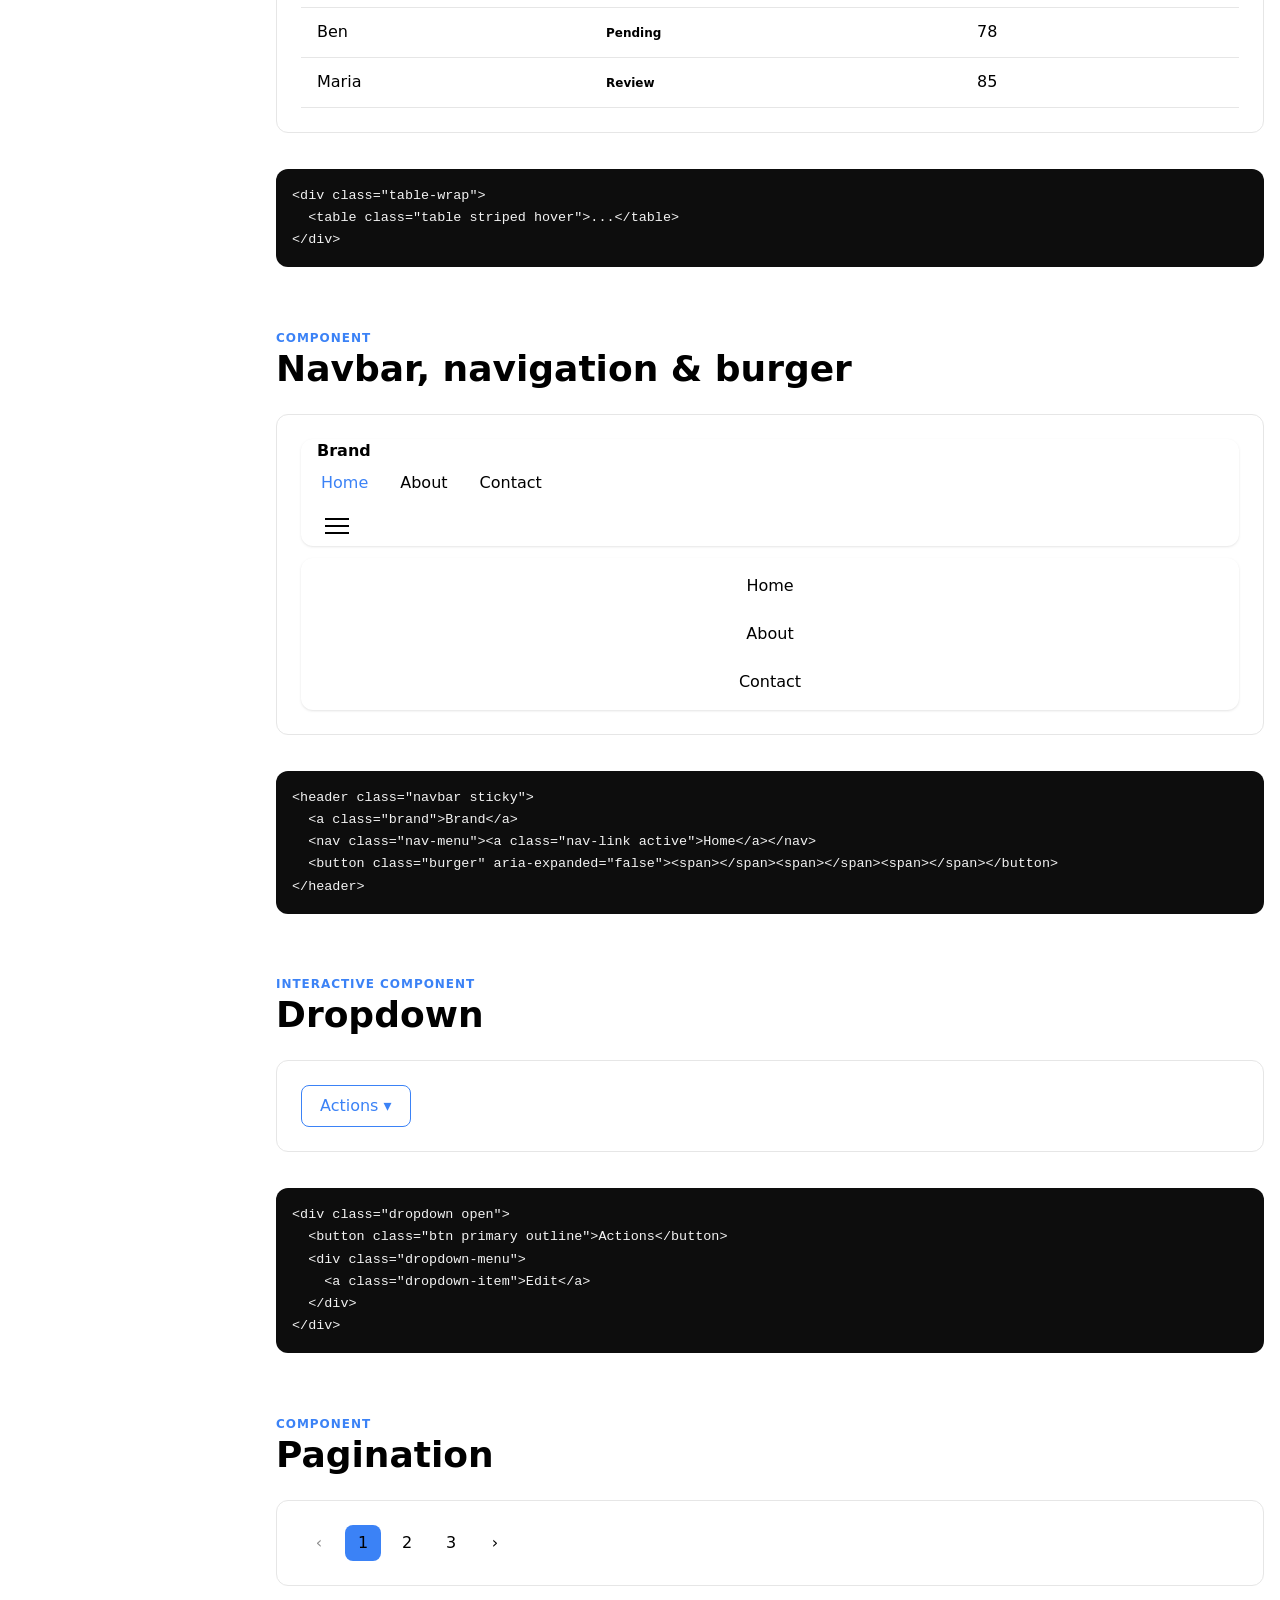
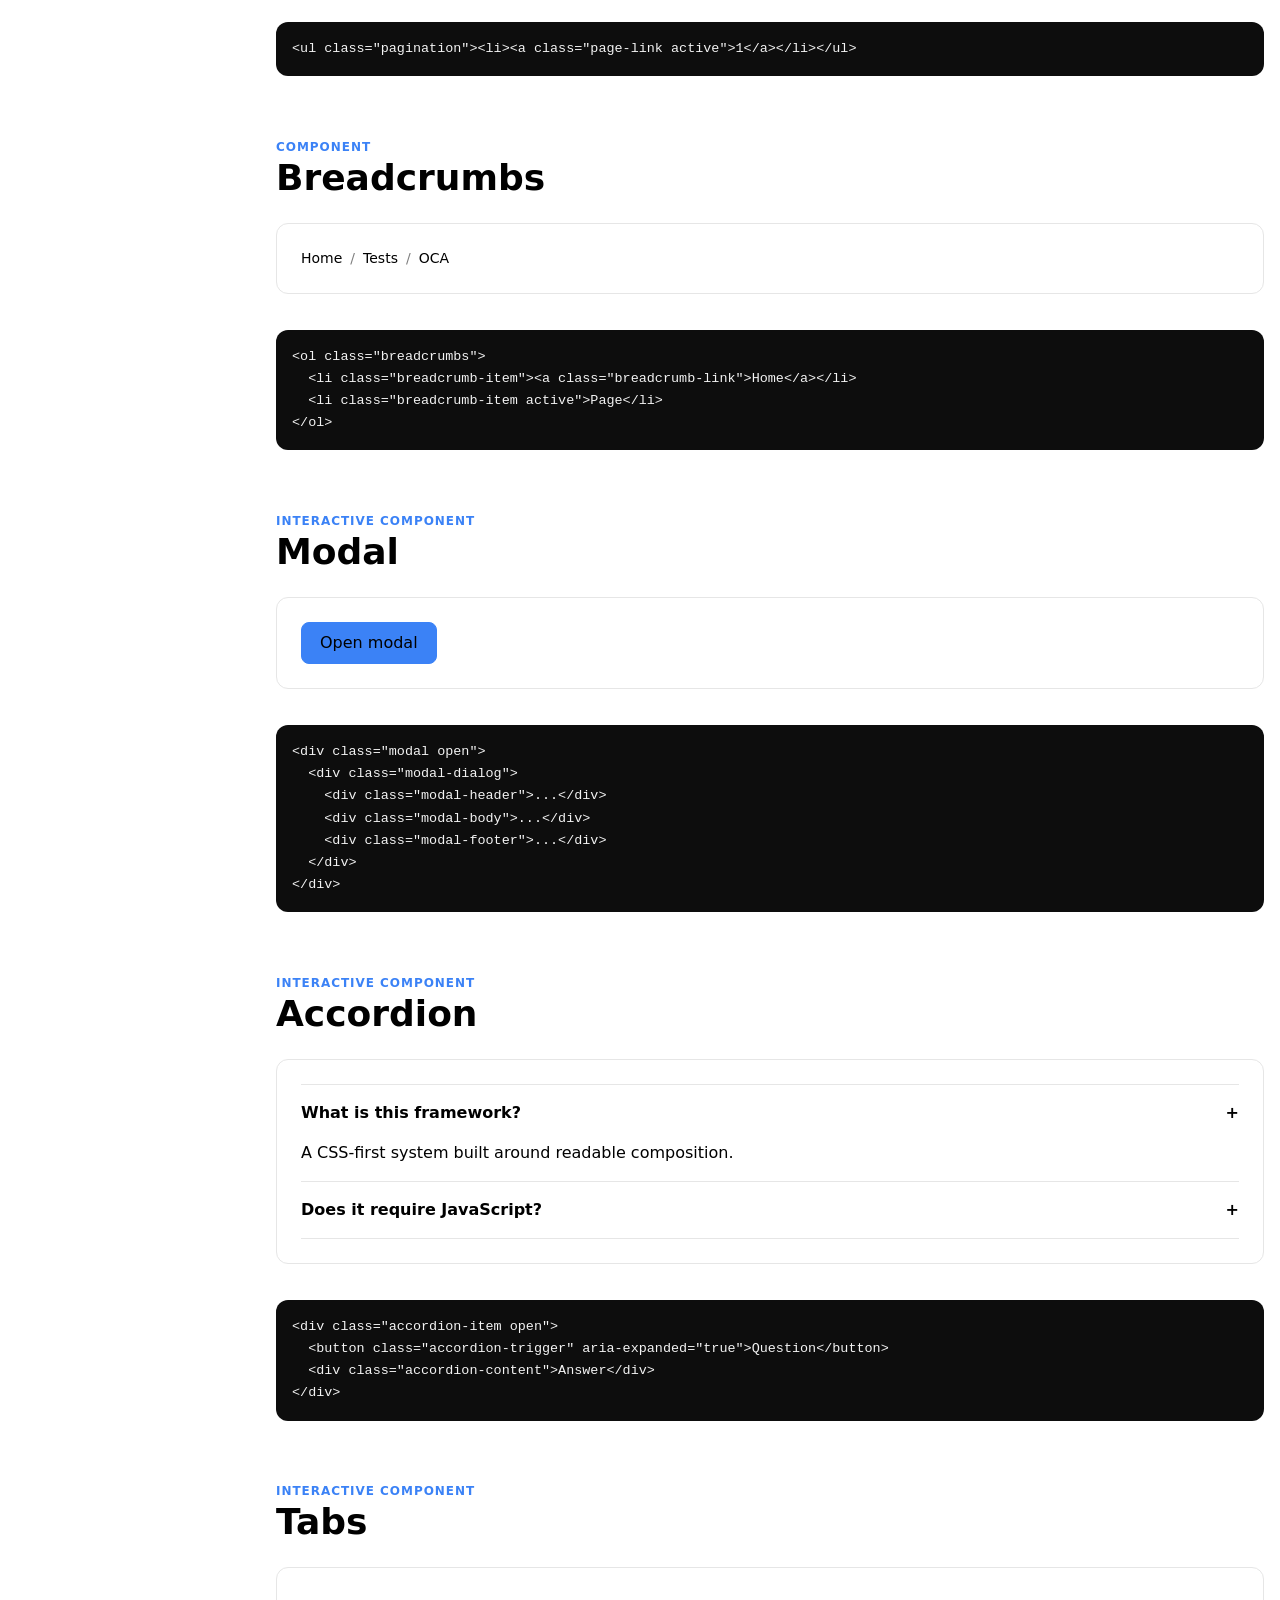
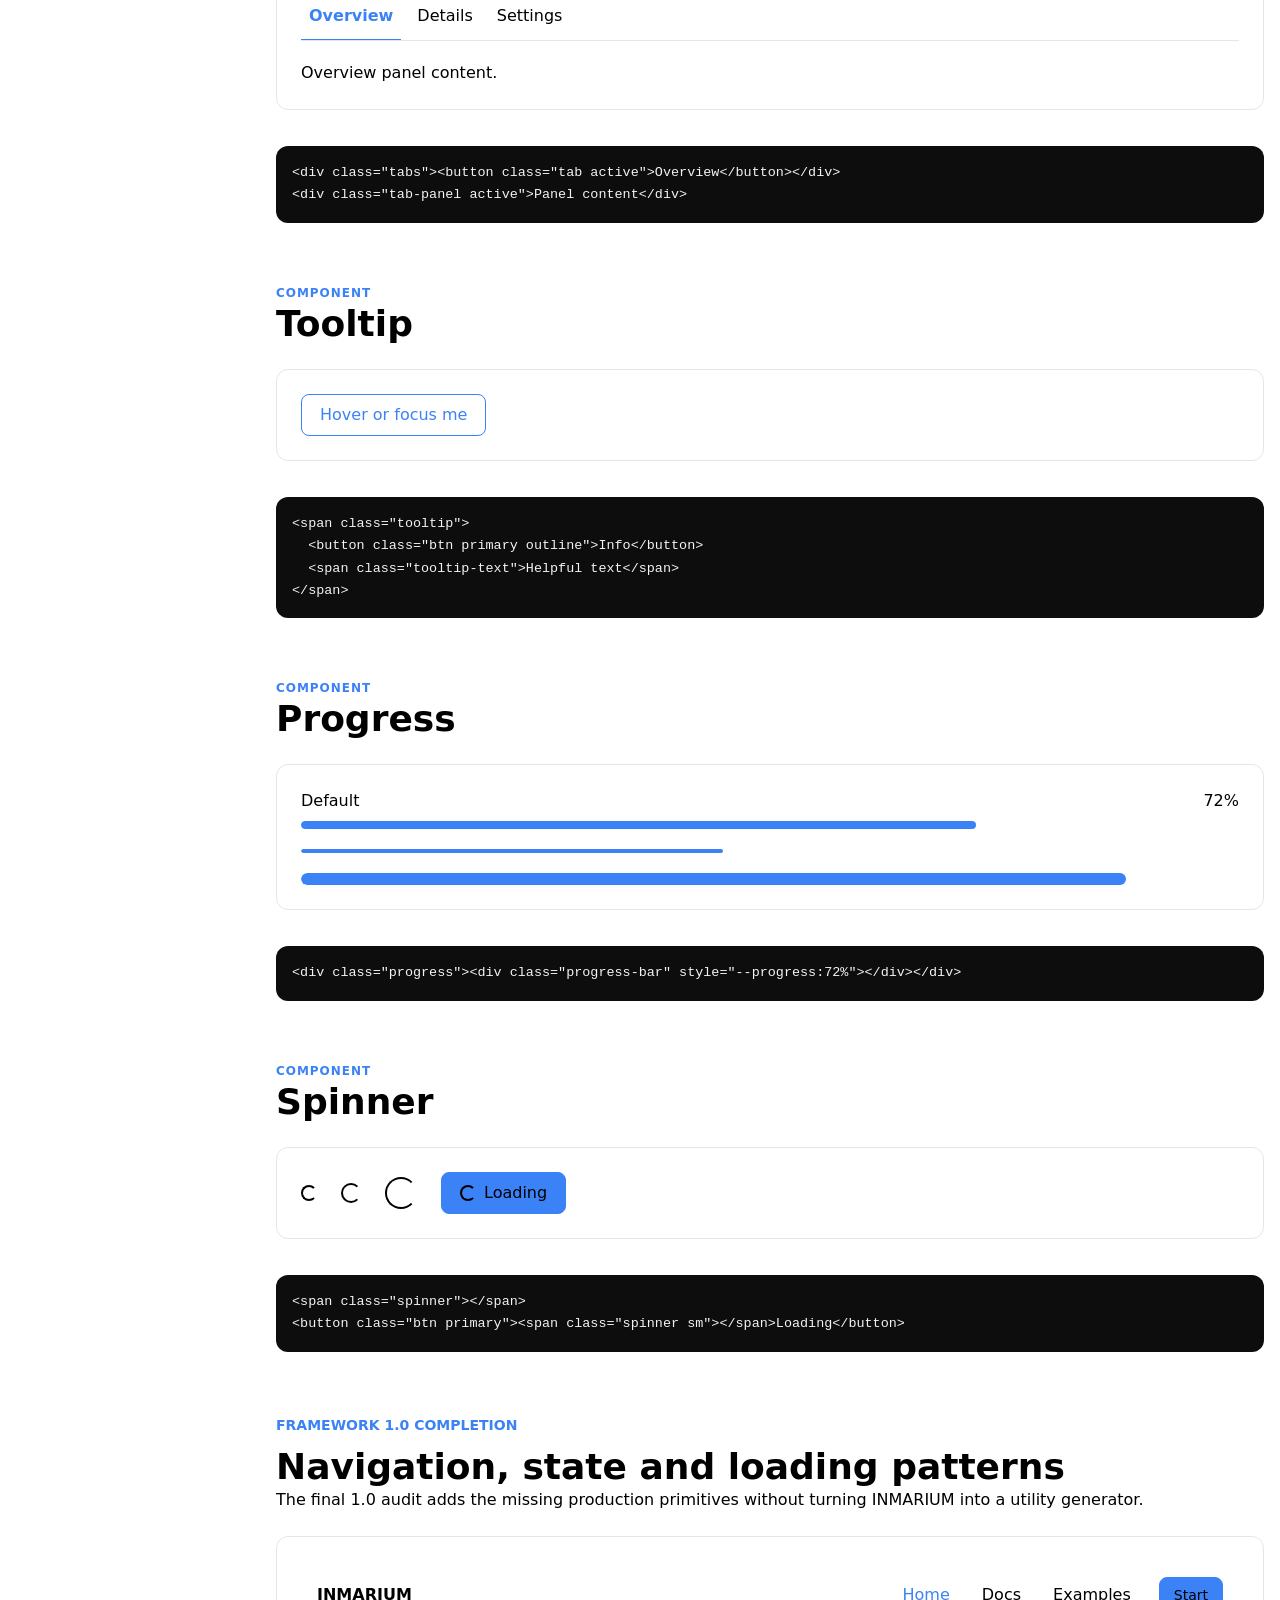
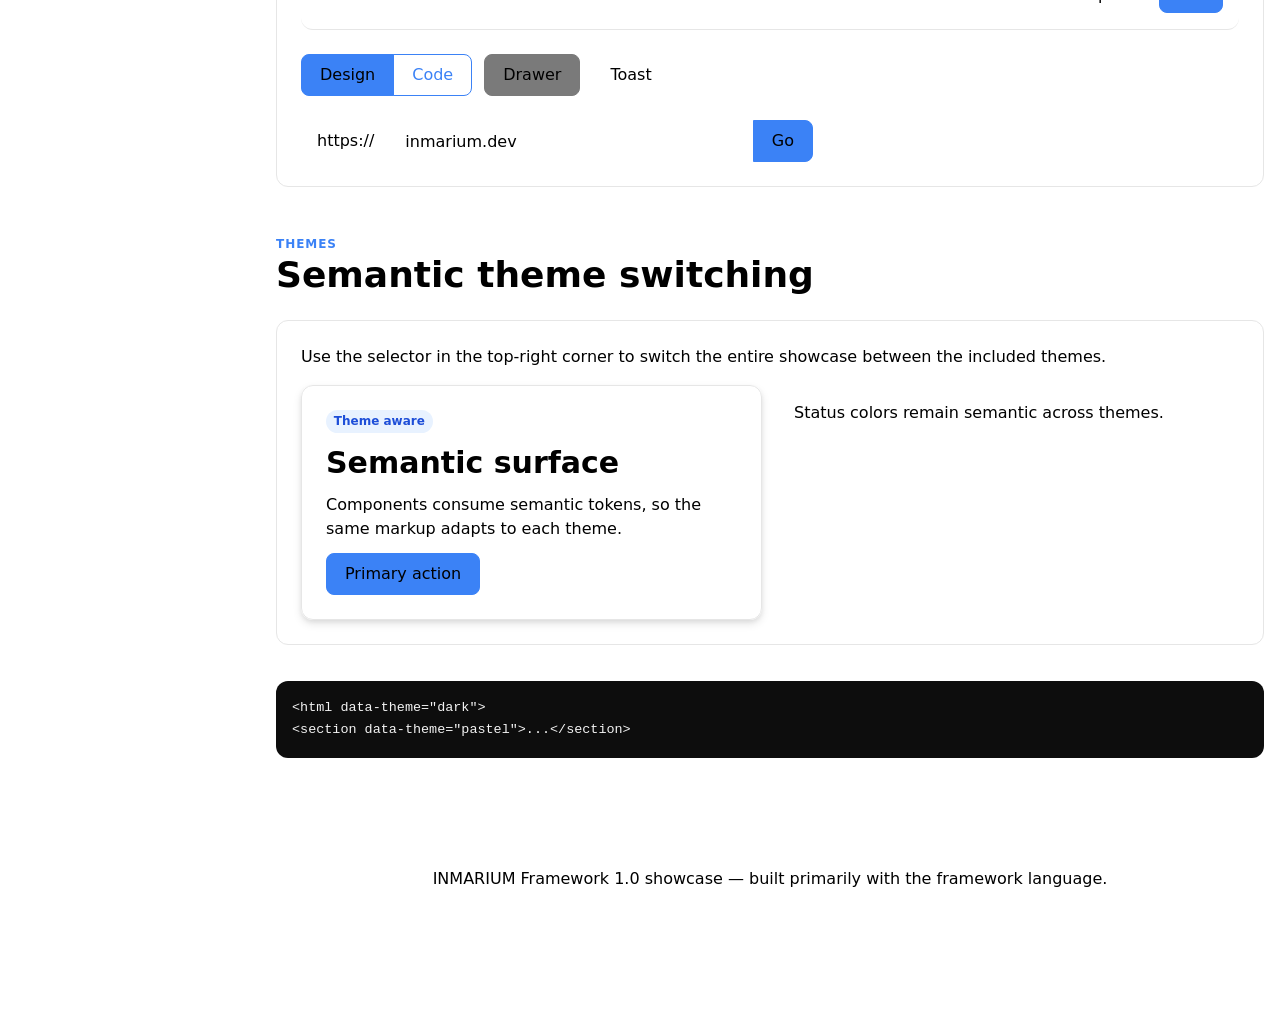
<file: showcase.html>
<!DOCTYPE html>
<html data-theme="default" lang="en">
<head>
  <meta charset="utf-8"/>
  <meta content="width=device-width, initial-scale=1.0" name="viewport"/>
  <title>INMARIUM — Component Showcase</title>
  <link href="framework.css" rel="stylesheet"/>

  <style>
    /* Showcase-only styles. These are NOT Inmarium classes. */
    :root { --docs-sidebar: 260px; }
    html { scroll-behavior: smooth; }
    body { background: var(--background-secondary); }
    .docs-shell { min-height: 100vh; }
    .docs-sidebar {
      position: fixed; inset: 0 auto 0 0; z-index: 40; width: var(--docs-sidebar);
      overflow-y: auto; padding: var(--space-6); background: var(--surface);
      border-right: var(--border-1) solid var(--border-subtle);
    }
    .docs-main { margin-left: var(--docs-sidebar); min-width: 0; }
    .docs-topbar {
      position: sticky; top: 0; z-index: 30; display:flex; align-items:center; justify-content:space-between;
      gap:var(--space-4); padding:var(--space-3) var(--space-6);
      background:color-mix(in srgb,var(--surface) 92%,transparent); backdrop-filter:blur(12px);
      border-bottom:var(--border-1) solid var(--border-subtle);
    }
    .docs-nav { display:flex; flex-direction:column; margin-top:var(--space-5); }
    .docs-nav a { padding:.5rem .65rem; border-radius:var(--radius-md); color:var(--text-secondary); text-decoration:none; font-size:var(--text-sm); }
    .docs-nav a:hover { background:var(--surface-hover); color:var(--text); }
    .docs-section { scroll-margin-top: 82px; }
    .demo {
      padding:var(--space-6); background:var(--surface); border:var(--border-1) solid var(--border-subtle);
      border-radius:var(--radius-lg); overflow:hidden;
    }
    .code {
      position:relative; margin-top:var(--space-3); padding:var(--space-4); overflow:auto;
      background:var(--gray-950); color:var(--gray-100); border-radius:var(--radius-lg);
      font: .84rem/1.65 ui-monospace,SFMono-Regular,Menlo,Monaco,Consolas,monospace;
      white-space:pre; tab-size:2;
    }
    .demo-grid { display:grid; grid-template-columns:repeat(auto-fit,minmax(180px,1fr)); gap:var(--space-3); }
    .token-swatch { min-height:78px; padding:var(--space-3); border-radius:var(--radius-md); display:flex; align-items:flex-end; font-size:var(--text-xs); }
    .docs-kicker { color:var(--primary); font-weight:var(--font-semibold); text-transform:uppercase; letter-spacing:.08em; font-size:var(--text-xs); }
    .docs-note { border-left:3px solid var(--primary); padding-left:var(--space-4); color:var(--text-secondary); }
    .demo-box { min-height:72px; padding:var(--space-3); background:var(--surface-secondary); }
    .theme-dot { width:12px; height:12px; border-radius:50%; display:inline-block; background:var(--primary); }
    .docs-mobile-menu { display:none; }
    @media(max-width:900px){
      .docs-sidebar { display:none; }
      .docs-sidebar.open { display:block; width:min(86vw,320px); box-shadow:var(--shadow-xl); }
      .docs-main { margin-left:0; }
      .docs-mobile-menu { display:inline-flex; }
    }
  </style>
</head>

<body>

  <div class="docs-shell">

<!-- Docs Side - Left Side -->
    <aside class="docs-sidebar" id="docsSidebar">
      <a class="brand text-xl bold" href="#top">INMARIUM</a>
      <p class="text-sm text-muted mt-2">Component showcase</p>

      <nav class="docs-nav">
        <a href="#foundation">Foundation</a>
        <a href="#layout">Layout</a>
        <a href="#utilities">Utilities</a>
        <a href="#buttons">Buttons</a>
        <a href="#forms">Forms</a>
        <a href="#cards">Cards</a>
        <a href="#lists">Lists</a>
        <a href="#alerts">Alerts</a>
        <a href="#badges">Badges</a>
        <a href="#tables">Tables</a>
        <a href="#navbar">Navbar &amp; Burger</a>
        <a href="#dropdown">Dropdown</a>
        <a href="#pagination">Pagination</a>
        <a href="#breadcrumbs">Breadcrumbs</a>
        <a href="#modal">Modal</a>
        <a href="#accordion">Accordion</a>
        <a href="#tabs">Tabs</a>
        <a href="#tooltip">Tooltip</a>
        <a href="#progress">Progress</a>
        <a href="#spinner">Spinner</a>
        <a href="#themes">Themes</a>
      </nav>
    </aside>

    <div class="docs-main" id="top">
    
<!-- Header -->
      <header class="docs-topbar">
        <div class="cluster gap-2">
          <button aria-expanded="false" aria-label="Open documentation menu" class="burger docs-mobile-menu" id="docsMenuBtn">
            <span></span><span></span><span></span>
          </button>
          
          <strong>INMARIUM 1.0 — Component Showcase</strong>
        </div>

        <div class="cluster gap-2">
          <span class="theme-dot"></span>
          <select aria-label="Theme" class="select sm fit" id="themeSelect">
            <option value="default">Default</option>
            <option value="dark">Dark</option>
            <option value="pastel">Pastel</option>
            <option value="corporate">Corporate</option>
          </select>
        </div>
      </header>

      <main class="section">
        <div class="container-lg stack gap-12">

          <div class="stack gap-4">
            <span class="badge primary fit">Living documentation</span>
            <h1>Framework component showcase</h1>
            <p class="text-xl text-secondary prose">A practical overview of the framework language: tokens, layout primitives, utilities and every currently included component. Each section contains a live example and copy-ready HTML.</p>
            <div class="alert info">
              <div>
                <strong>Testing rule:</strong> resize the browser, switch themes, click interactive controls and try adding utility classes directly in DevTools.
              </div>
            </div>
          </div>

<!-- Foundation -->
          <section class="docs-section stack gap-6" id="foundation">

            <div>
              <div class="docs-kicker">Foundation</div>
              <h2>Colors, typography, spacing, radius &amp; shadow</h2>
            </div>

            <div class="demo stack gap-6">

              <div>
                <h3 class="mb-3">Semantic colors</h3>
                
                <div class="demo-grid">
                  <div class="token-swatch bg-primary text-inverse"><code>bg-primary text-md</code></div>
                  <div class="token-swatch bg-secondary text-inverse"><code>bg-secondary text-sm</code></div>
                  <div class="token-swatch bg-success text-inverse">success</div>
                  <div class="token-swatch bg-warning">warning</div>
                  <div class="token-swatch bg-danger text-inverse">danger</div>
                  <div class="token-swatch bg-info text-inverse">info</div>
                  <div class="token-swatch bg-accent">accent</div>
                </div>
              </div>

              <div>
                <h3 class="mb-3">Typography</h3>

                <div class="stack gap-2">
                  <p class="text-xs">text-xs — Extra small supporting text</p>
                  <p class="text-sm underline">text-sm underline — Small size & Underline</p>
                  <p class="text-md">text-md — Default body text size (16px)</p>
                  <p class="text-lg italic">text-lg italic — Large text & Italic</p>
                  <p class="text-xl semibold">text-xl semibold — Extra Large & Semibold</p>
                  <p class="text-2xl bold">text-2xl bold — Double Extra Large & Bold text</p>
                </div>
              </div>

              <div>
                <h3 class="mb-3">Radius &amp; shadows</h3>

                <div class="stack gap-4">
                  <div class="demo-box border rounded-sm shadow-sm">rounded-sm shadow-sm</div>
                  <div class="demo-box border rounded-lg shadow-md">rounded-lg shadow-md</div>
                  <div class="demo-box border rounded-xl shadow-lg">rounded-xl shadow-lg</div>
                </div>
              </div>
            </div>
          </section>

<!-- Layout -->
          <section class="docs-section stack gap-6" id="layout">

            <div>
              <div class="docs-kicker">Layout</div>
              <h2>Grid, flex, stack, cluster &amp; containers</h2>
            </div>

            <div class="demo stack gap-8">
              <div class="stack gap-3">
                <h3>Responsive Grid</h3>

                <div class="grid cols-3 tablet-cols-2 mobile-cols-1 gap-3">
                  <div class="demo-box">Column 1</div>
                  <div class="demo-box">Column 2</div>
                  <div class="demo-box">Column 3</div>
                </div>
              </div>

              <div class="grid cols-2 mobile-cols-1 gap-6">

                <div class="stack gap-3">
                  <h3>Stack</h3>
                  <div class="stack gap-2">
                    <span class="badge">One</span>
                    <span class="badge">Two</span>
                    <span class="badge">Three</span>
                  </div>
                </div>

                <div class="stack gap-3">
                  <h3>Cluster</h3>
                  <div class="cluster gap-2">
                    <span class="badge primary">Alpha</span>
                    <span class="badge success">Beta</span>
                    <span class="badge warning">Gamma</span>
                  </div>
                </div>

              </div>

              <div class="flex justify-between items-center gap-4 wrap demo-box">
                <span>justify-between</span>
                <button class="btn primary sm">Action</button>
              </div>

            </div>
          </section>

<!-- UTILITIES -->
<section class="docs-section stack gap-6" id="utilities">
<div><div class="docs-kicker">Utilities</div><h2>Local overrides</h2></div>
<div class="demo grid cols-3 tablet-cols-2 mobile-cols-1 gap-4">
<div class="demo-box p-6"><strong>Spacing</strong><p class="text-sm mt-2">p-6, mt-2, gap-*</p></div>
<div class="demo-box rounded-full text-center p-6"><strong>Radius</strong><p class="text-sm mt-2">rounded-full</p></div>
<div class="demo-box shadow-lg p-6"><strong>Shadow</strong><p class="text-sm mt-2">shadow-lg</p></div>
<div class="demo-box max-w-md"><strong>Sizing</strong><p class="text-sm">w-full, max-w-md, h-full</p></div>
<div class="demo-box overflow-hidden"><strong>Overflow</strong><p class="text-sm text-nowrap">overflow-hidden + text-nowrap with deliberately long content</p></div>
<div class="demo-box relative"><span class="badge danger absolute top-0 right-0">absolute</span><strong>Position</strong><p class="text-sm mt-4">relative / absolute</p></div>
</div>
<pre class="code">class="p-8 mt-4 rounded-xl shadow-lg w-full max-w-lg overflow-hidden relative"</pre>
</section>
<!-- BUTTONS -->
<section class="docs-section stack gap-6" id="buttons">
<div><div class="docs-kicker">Component</div><h2>Buttons</h2></div>
<div class="demo stack gap-5">
<div class="cluster gap-3"><button class="btn primary">Primary</button><button class="btn secondary">Secondary</button><button class="btn success">Success</button><button class="btn warning">Warning</button><button class="btn danger">Danger</button><button class="btn info">Info</button><button class="btn accent">Accent</button></div>
<div class="cluster gap-3"><button class="btn primary outline">Outline</button><button class="btn primary soft">Soft</button><button class="btn primary ghost">Ghost</button><button class="btn primary link">Link</button><button class="btn primary" disabled="">Disabled</button></div>
<div class="cluster items-end gap-3"><button class="btn primary xs">XS</button><button class="btn primary sm">SM</button><button class="btn primary md">MD</button><button class="btn primary lg rounded-full">LG rounded-full</button><button class="btn primary xl">XL</button><button aria-label="Add" class="btn btn-icon primary rounded-full">+</button></div>
</div>
<pre class="code">&lt;button class="btn primary lg rounded-full"&gt;Start&lt;/button&gt;
&lt;button class="btn danger outline"&gt;Delete&lt;/button&gt;
&lt;button class="btn primary link"&gt;Learn more&lt;/button&gt;</pre>
</section>
<!-- FORMS -->
<section class="docs-section stack gap-6" id="forms">
<div><div class="docs-kicker">Component</div><h2>Forms</h2></div>
<div class="demo">
<form class="form stack gap-4 max-w-lg mx-auto p-6 rounded-xl shadow-md bg-white">
<div><h3>Start your test</h3><p class="text-secondary">Enter your contact information.</p></div>
<div class="field"><label class="label" for="demo-name">First name</label><input class="input" id="demo-name" placeholder="First name"/><span class="hint">Use your legal first name.</span></div>
<div class="field"><label class="label" for="demo-email">Email</label><input class="input primary" id="demo-email" placeholder="name@example.com" type="email"/></div>
<div class="field"><label class="label" for="demo-select">Country</label><select class="select" id="demo-select"><option>South Africa</option><option>United Kingdom</option><option>United States</option></select></div>
<div class="field"><label class="label" for="demo-message">Message</label><textarea class="textarea soft" id="demo-message" placeholder="Write something..."></textarea></div>
<label class="check-field"><input checked="" class="checkbox" type="checkbox"/><span>I agree to the processing of personal data.</span></label>
<label class="radio-field"><input checked="" class="radio" name="demo-radio" type="radio"/><span>Option A</span></label>
<label class="cluster gap-3"><input checked="" class="switch" type="checkbox"/><span>Notifications</span></label>
<button class="btn primary lg rounded-full w-full" type="button">Start</button>
</form>
</div>
<pre class="code">&lt;form class="form stack gap-4 p-8 rounded-xl shadow-lg bg-white"&gt;
  &lt;div class="field"&gt;
    &lt;label class="label"&gt;Email&lt;/label&gt;
    &lt;input class="input primary" type="email"&gt;
    &lt;span class="hint"&gt;We never share your email.&lt;/span&gt;
  &lt;/div&gt;
  &lt;label class="check-field"&gt;&lt;input class="checkbox" type="checkbox"&gt;&lt;span&gt;I agree&lt;/span&gt;&lt;/label&gt;
  &lt;button class="btn primary lg rounded-full w-full"&gt;Start&lt;/button&gt;
&lt;/form&gt;</pre>
</section>
<!-- CARDS -->
<section class="docs-section stack gap-6" id="cards">
<div><div class="docs-kicker">Component</div><h2>Cards</h2></div>
<div class="demo grid cols-3 tablet-cols-2 mobile-cols-1 gap-5 items-stretch">
<article class="card"><div class="card-header"><span class="badge primary">Default</span></div><div class="card-body"><h3>Card title</h3><p class="text-secondary">A standard card with border and shadow.</p></div><div class="card-footer"><button class="btn primary sm">Open</button></div></article>
<article class="card flat"><div class="card-body"><h3>Flat card</h3><p class="text-secondary">No shadow, useful inside larger surfaces.</p></div></article>
<article class="card hover rounded-xl shadow-md"><div class="card-body"><h3>Hover card</h3><p class="text-secondary">Composable with utility overrides.</p></div></article>
</div>
<pre class="code">&lt;article class="card hover rounded-xl shadow-md"&gt;
  &lt;div class="card-body"&gt;...&lt;/div&gt;
&lt;/article&gt;</pre>
</section>
<!-- LISTS -->
<section class="docs-section stack gap-6" id="lists">
<div><div class="docs-kicker">Component</div><h2>Lists</h2></div>
<div class="demo grid cols-3 mobile-cols-1 gap-6">
<div><h3 class="mb-3">Clean</h3><ul class="list"><li>First item</li><li>Second item</li><li>Third item</li></ul></div>
<div><h3 class="mb-3">Disc</h3><ul class="list list-disc"><li>Research</li><li>Analysis</li><li>Action</li></ul></div>
<div><h3 class="mb-3">Check</h3><ul class="list list-check"><li>Private</li><li>Fast</li><li>Practical</li></ul></div>
</div>
<pre class="code">&lt;ul class="list list-check"&gt;
  &lt;li&gt;Private&lt;/li&gt;
  &lt;li&gt;Fast&lt;/li&gt;
&lt;/ul&gt;</pre>
</section>
<!-- ALERTS -->
<section class="docs-section stack gap-6" id="alerts">
<div><div class="docs-kicker">Component</div><h2>Alerts</h2></div>
<div class="demo stack gap-3"><div class="alert info">Information alert.</div><div class="alert success">Success alert.</div><div class="alert warning">Warning alert.</div><div class="alert danger">Danger alert.</div></div>
<pre class="code">&lt;div class="alert success"&gt;Saved successfully.&lt;/div&gt;</pre>
</section>
<!-- BADGES -->
<section class="docs-section stack gap-6" id="badges">
<div><div class="docs-kicker">Component</div><h2>Badges</h2></div>
<div class="demo cluster gap-3"><span class="badge">Default</span><span class="badge primary">Primary</span><span class="badge success">Success</span><span class="badge warning">Warning</span><span class="badge danger">Danger</span><span class="badge info">Info</span></div>
<pre class="code">&lt;span class="badge success"&gt;Approved&lt;/span&gt;</pre>
</section>
<!-- TABLES -->
<section class="docs-section stack gap-6" id="tables">
<div><div class="docs-kicker">Component</div><h2>Tables</h2></div>
<div class="demo"><div class="table-wrap"><table class="table striped hover"><thead><tr><th>Name</th><th>Status</th><th>Score</th></tr></thead><tbody><tr><td>Anna</td><td><span class="badge success">Approved</span></td><td>92</td></tr><tr><td>Ben</td><td><span class="badge warning">Pending</span></td><td>78</td></tr><tr><td>Maria</td><td><span class="badge info">Review</span></td><td>85</td></tr></tbody></table></div></div>
<pre class="code">&lt;div class="table-wrap"&gt;
  &lt;table class="table striped hover"&gt;...&lt;/table&gt;
&lt;/div&gt;</pre>
</section>
<!-- NAVBAR -->
<section class="docs-section stack gap-6" id="navbar">
<div><div class="docs-kicker">Component</div><h2>Navbar, navigation &amp; burger</h2></div>
<div class="demo">
<div class="navbar px-4 rounded-lg bg-white shadow-sm">
<a class="brand bold" href="#navbar">Brand</a>
<nav class="nav-menu mobile-hidden"><a class="nav-link active" href="#">Home</a><a class="nav-link" href="#">About</a><a class="nav-link" href="#">Contact</a></nav>
<button aria-expanded="false" aria-label="Toggle menu" class="burger" id="demoBurger"><span></span><span></span><span></span></button>
</div>
<div class="nav-menu column mt-3 p-4 rounded-lg bg-white shadow-sm hidden" id="demoMobileNav"><a class="nav-link" href="#">Home</a><a class="nav-link" href="#">About</a><a class="nav-link" href="#">Contact</a></div>
</div>
<pre class="code">&lt;header class="navbar sticky"&gt;
  &lt;a class="brand"&gt;Brand&lt;/a&gt;
  &lt;nav class="nav-menu"&gt;&lt;a class="nav-link active"&gt;Home&lt;/a&gt;&lt;/nav&gt;
  &lt;button class="burger" aria-expanded="false"&gt;&lt;span&gt;&lt;/span&gt;&lt;span&gt;&lt;/span&gt;&lt;span&gt;&lt;/span&gt;&lt;/button&gt;
&lt;/header&gt;</pre>
</section>
<!-- DROPDOWN -->
<section class="docs-section stack gap-6" id="dropdown">
<div><div class="docs-kicker">Interactive component</div><h2>Dropdown</h2></div>
<div class="demo"><div class="dropdown" id="demoDropdown"><button class="btn primary outline" data-dropdown-toggle="">Actions ▾</button><div class="dropdown-menu"><a class="dropdown-item active" href="#">Edit</a><a class="dropdown-item" href="#">Duplicate</a><a class="dropdown-item" href="#">Archive</a></div></div></div>
<pre class="code">&lt;div class="dropdown open"&gt;
  &lt;button class="btn primary outline"&gt;Actions&lt;/button&gt;
  &lt;div class="dropdown-menu"&gt;
    &lt;a class="dropdown-item"&gt;Edit&lt;/a&gt;
  &lt;/div&gt;
&lt;/div&gt;</pre>
</section>
<!-- PAGINATION -->
<section class="docs-section stack gap-6" id="pagination">
<div><div class="docs-kicker">Component</div><h2>Pagination</h2></div>
<div class="demo"><ul class="pagination"><li class="page-item disabled"><a class="page-link" href="#">‹</a></li><li><a class="page-link active" href="#">1</a></li><li><a class="page-link" href="#">2</a></li><li><a class="page-link" href="#">3</a></li><li><a class="page-link" href="#">›</a></li></ul></div>
<pre class="code">&lt;ul class="pagination"&gt;&lt;li&gt;&lt;a class="page-link active"&gt;1&lt;/a&gt;&lt;/li&gt;&lt;/ul&gt;</pre>
</section>
<!-- BREADCRUMBS -->
<section class="docs-section stack gap-6" id="breadcrumbs">
<div><div class="docs-kicker">Component</div><h2>Breadcrumbs</h2></div>
<div class="demo"><ol class="breadcrumbs"><li class="breadcrumb-item"><a class="breadcrumb-link" href="#">Home</a></li><li class="breadcrumb-item"><a class="breadcrumb-link" href="#">Tests</a></li><li class="breadcrumb-item active">OCA</li></ol></div>
<pre class="code">&lt;ol class="breadcrumbs"&gt;
  &lt;li class="breadcrumb-item"&gt;&lt;a class="breadcrumb-link"&gt;Home&lt;/a&gt;&lt;/li&gt;
  &lt;li class="breadcrumb-item active"&gt;Page&lt;/li&gt;
&lt;/ol&gt;</pre>
</section>
<!-- MODAL -->
<section class="docs-section stack gap-6" id="modal">
<div><div class="docs-kicker">Interactive component</div><h2>Modal</h2></div>
<div class="demo"><button class="btn primary" id="openModal">Open modal</button></div>
<div aria-hidden="true" class="modal" id="demoModal"><div class="modal-dialog"><div class="modal-header"><h3>Confirm action</h3><button aria-label="Close" class="btn secondary ghost btn-icon rounded-full" data-modal-close="">×</button></div><div class="modal-body"><p>This modal uses only framework CSS. JavaScript toggles the <code>open</code> class.</p></div><div class="modal-footer cluster justify-end"><button class="btn secondary outline" data-modal-close="">Cancel</button><button class="btn primary" data-modal-close="">Confirm</button></div></div></div>
<pre class="code">&lt;div class="modal open"&gt;
  &lt;div class="modal-dialog"&gt;
    &lt;div class="modal-header"&gt;...&lt;/div&gt;
    &lt;div class="modal-body"&gt;...&lt;/div&gt;
    &lt;div class="modal-footer"&gt;...&lt;/div&gt;
  &lt;/div&gt;
&lt;/div&gt;</pre>
</section>
<!-- ACCORDION -->
<section class="docs-section stack gap-6" id="accordion">
<div><div class="docs-kicker">Interactive component</div><h2>Accordion</h2></div>
<div class="demo"><div class="accordion" id="demoAccordion"><div class="accordion-item open"><button aria-expanded="true" class="accordion-trigger">What is this framework?<span>+</span></button><div class="accordion-content">A CSS-first system built around readable composition.</div></div><div class="accordion-item"><button aria-expanded="false" class="accordion-trigger">Does it require JavaScript?<span>+</span></button><div class="accordion-content">No. JavaScript is only needed for interaction state where CSS is not enough.</div></div></div></div>
<pre class="code">&lt;div class="accordion-item open"&gt;
  &lt;button class="accordion-trigger" aria-expanded="true"&gt;Question&lt;/button&gt;
  &lt;div class="accordion-content"&gt;Answer&lt;/div&gt;
&lt;/div&gt;</pre>
</section>
<!-- TABS -->
<section class="docs-section stack gap-6" id="tabs">
<div><div class="docs-kicker">Interactive component</div><h2>Tabs</h2></div>
<div class="demo" id="demoTabs"><div class="tabs" role="tablist"><button aria-selected="true" class="tab active" data-tab="overview" role="tab">Overview</button><button aria-selected="false" class="tab" data-tab="details" role="tab">Details</button><button aria-selected="false" class="tab" data-tab="settings" role="tab">Settings</button></div><div class="pt-5"><div class="tab-panel active" data-panel="overview">Overview panel content.</div><div class="tab-panel" data-panel="details">Details panel content.</div><div class="tab-panel" data-panel="settings">Settings panel content.</div></div></div>
<pre class="code">&lt;div class="tabs"&gt;&lt;button class="tab active"&gt;Overview&lt;/button&gt;&lt;/div&gt;
&lt;div class="tab-panel active"&gt;Panel content&lt;/div&gt;</pre>
</section>
<!-- TOOLTIP -->
<section class="docs-section stack gap-6" id="tooltip">
<div><div class="docs-kicker">Component</div><h2>Tooltip</h2></div>
<div class="demo"><span class="tooltip"><button class="btn primary outline">Hover or focus me</button><span class="tooltip-text">Helpful contextual information.</span></span></div>
<pre class="code">&lt;span class="tooltip"&gt;
  &lt;button class="btn primary outline"&gt;Info&lt;/button&gt;
  &lt;span class="tooltip-text"&gt;Helpful text&lt;/span&gt;
&lt;/span&gt;</pre>
</section>
<!-- PROGRESS -->
<section class="docs-section stack gap-6" id="progress">
<div><div class="docs-kicker">Component</div><h2>Progress</h2></div>
<div class="demo stack gap-5"><div><div class="flex justify-between mb-2"><span>Default</span><span>72%</span></div><div class="progress"><div class="progress-bar" style="--progress:72%"></div></div></div><div class="progress sm"><div class="progress-bar" style="--progress:45%"></div></div><div class="progress lg"><div class="progress-bar" style="--progress:88%"></div></div></div>
<pre class="code">&lt;div class="progress"&gt;&lt;div class="progress-bar" style="--progress:72%"&gt;&lt;/div&gt;&lt;/div&gt;</pre>
</section>
<!-- SPINNER -->
<section class="docs-section stack gap-6" id="spinner">
<div><div class="docs-kicker">Component</div><h2>Spinner</h2></div>
<div class="demo cluster gap-6"><span class="spinner sm"></span><span class="spinner"></span><span class="spinner lg"></span><button class="btn primary"><span class="spinner sm"></span>Loading</button></div>
<pre class="code">&lt;span class="spinner"&gt;&lt;/span&gt;
&lt;button class="btn primary"&gt;&lt;span class="spinner sm"&gt;&lt;/span&gt;Loading&lt;/button&gt;</pre>
</section>
<!-- THEMES -->
<section class="docs-section stack gap-6" id="v1-completion"><div><span class="text-primary text-sm bold">FRAMEWORK 1.0 COMPLETION</span><h2 class="mt-2">Navigation, state and loading patterns</h2><p class="text-muted">The final 1.0 audit adds the missing production primitives without turning INMARIUM into a utility generator.</p></div><div class="demo stack gap-6"><nav class="navbar bordered rounded-lg px-4 expand-tablet"><div class="navbar-inner"><a class="brand">INMARIUM</a><button aria-expanded="false" class="burger navbar-toggle" data-target="#showcaseNav" data-toggle="navbar"><span></span><span></span><span></span></button><div class="navbar-collapse" id="showcaseNav"><div class="navbar-menu"><a class="nav-link active">Home</a><a class="nav-link">Docs</a><a class="nav-link">Examples</a></div><div class="navbar-actions"><button class="btn primary sm">Start</button></div></div></div></nav><div class="cluster gap-3"><div class="button-group"><button class="btn primary">Design</button><button class="btn primary outline">Code</button></div><button class="btn secondary" data-target="#showcaseDrawer" data-toggle="drawer">Drawer</button><button class="btn success" data-target="#showcaseToast" data-toggle="toast">Toast</button></div><div class="input-group max-w-lg"><span class="addon">https://</span><input class="input" placeholder="inmarium.dev"/><button class="btn primary">Go</button></div><div class="toast success max-w-md" hidden="" id="showcaseToast"><div class="toast-body"><strong>Saved.</strong><div class="text-muted">The feedback component is reusable.</div></div><button aria-label="Close" class="close" data-dismiss="toast"></button></div><div class="drawer right" id="showcaseDrawer"><div class="drawer-header"><strong>Drawer</strong><button aria-label="Close" class="close" data-dismiss="drawer"></button></div><div class="drawer-body">Mobile navigation, filters or settings.</div></div><div class="drawer-backdrop" data-backdrop-for="showcaseDrawer"></div></div></section><section class="docs-section stack gap-6" id="themes">
<div><div class="docs-kicker">Themes</div><h2>Semantic theme switching</h2></div>
<div class="demo stack gap-4">
<p>Use the selector in the top-right corner to switch the entire showcase between the included themes.</p>
<div class="grid cols-2 mobile-cols-1 gap-4"><div class="card"><div class="card-body stack gap-3"><span class="badge primary fit">Theme aware</span><h3>Semantic surface</h3><p class="text-secondary">Components consume semantic tokens, so the same markup adapts to each theme.</p><button class="btn primary fit">Primary action</button></div></div><div class="alert success">Status colors remain semantic across themes.</div></div>
</div>
<pre class="code">&lt;html data-theme="dark"&gt;
&lt;section data-theme="pastel"&gt;...&lt;/section&gt;</pre>
</section>
<footer class="py-12 text-center text-muted"><p>INMARIUM Framework 1.0 showcase — built primarily with the framework language.</p></footer>
</div>
</main>
</div>
</div>

  <script>
    const root = document.documentElement;
    const themeSelect = document.getElementById('themeSelect');
    themeSelect.addEventListener('change', e => root.dataset.theme = e.target.value);

    const docsSidebar = document.getElementById('docsSidebar');
    const docsMenuBtn = document.getElementById('docsMenuBtn');
    docsMenuBtn?.addEventListener('click', () => {
      const open = docsSidebar.classList.toggle('open');
      docsMenuBtn.classList.toggle('open', open);
      docsMenuBtn.setAttribute('aria-expanded', open);
    });
    docsSidebar.querySelectorAll('a').forEach(a => a.addEventListener('click', () => {
      if (window.innerWidth <= 900) { docsSidebar.classList.remove('open'); docsMenuBtn?.classList.remove('open'); docsMenuBtn?.setAttribute('aria-expanded','false'); }
    }));

    const demoBurger = document.getElementById('demoBurger');
    const demoMobileNav = document.getElementById('demoMobileNav');
    demoBurger.addEventListener('click', () => {
      const open = demoMobileNav.classList.toggle('hidden') === false;
      demoBurger.classList.toggle('open', open);
      demoBurger.setAttribute('aria-expanded', open);
    });

    const dropdown = document.getElementById('demoDropdown');
    dropdown.querySelector('[data-dropdown-toggle]').addEventListener('click', e => {
      e.stopPropagation(); dropdown.classList.toggle('open');
    });
    document.addEventListener('click', e => { if (!dropdown.contains(e.target)) dropdown.classList.remove('open'); });

    const modal = document.getElementById('demoModal');
    const openModal = () => { modal.classList.add('open'); modal.setAttribute('aria-hidden','false'); };
    const closeModal = () => { modal.classList.remove('open'); modal.setAttribute('aria-hidden','true'); };
    document.getElementById('openModal').addEventListener('click', openModal);
    modal.querySelectorAll('[data-modal-close]').forEach(btn => btn.addEventListener('click', closeModal));
    modal.addEventListener('click', e => { if (e.target === modal) closeModal(); });
    document.addEventListener('keydown', e => { if (e.key === 'Escape') closeModal(); });

    document.querySelectorAll('#demoAccordion .accordion-trigger').forEach(trigger => {
      trigger.addEventListener('click', () => {
        const item = trigger.closest('.accordion-item');
        const open = item.classList.toggle('open');
        trigger.setAttribute('aria-expanded', open);
      });
    });

    const tabs = document.getElementById('demoTabs');
    tabs.querySelectorAll('[data-tab]').forEach(tab => {
      tab.addEventListener('click', () => {
        tabs.querySelectorAll('[data-tab]').forEach(t => { t.classList.remove('active'); t.setAttribute('aria-selected','false'); });
        tabs.querySelectorAll('[data-panel]').forEach(p => p.classList.remove('active'));
        tab.classList.add('active'); tab.setAttribute('aria-selected','true');
        tabs.querySelector(`[data-panel="${tab.dataset.tab}"]`).classList.add('active');
      });
    });
  </script>

  <script defer="" src="inmarium.js"></script>

</body>
</html>
</file>
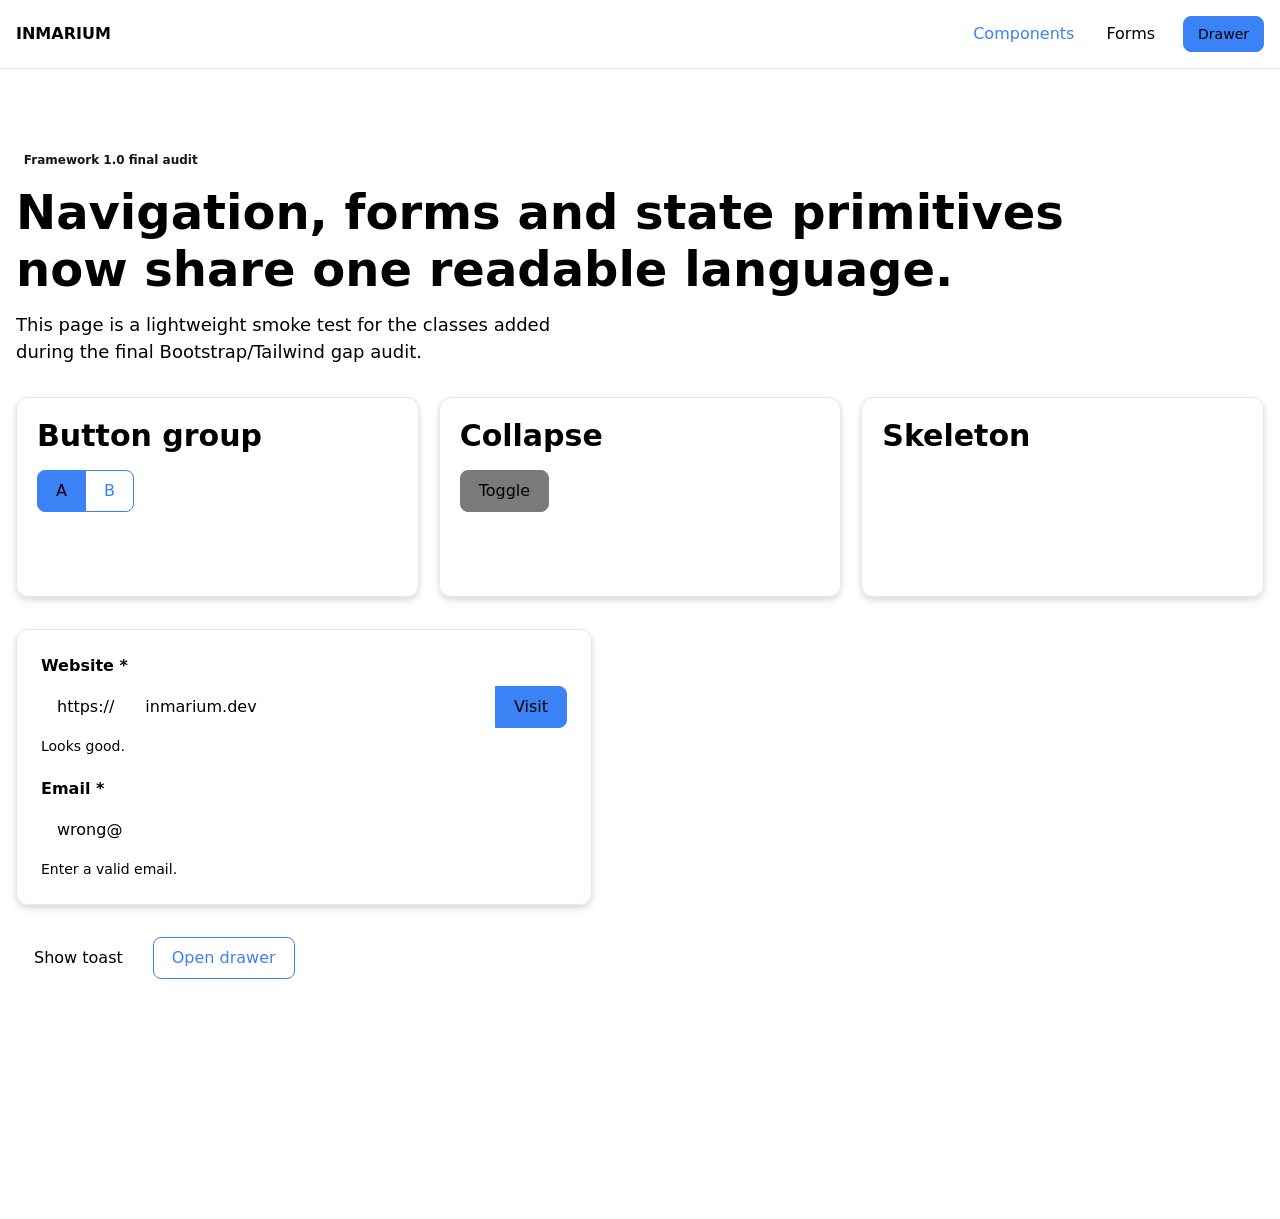
<file: test.html>
<!doctype html><html lang="en" data-theme="default"><head><meta charset="utf-8"><meta name="viewport" content="width=device-width,initial-scale=1"><title>INMARIUM 1.0 smoke test</title><link rel="stylesheet" href="framework.css"></head><body>
<nav class="navbar sticky blur bordered expand-tablet"><div class="container navbar-inner"><a class="brand" href="#">INMARIUM</a><button class="burger navbar-toggle" data-toggle="navbar" data-target="#mainNav" aria-expanded="false" aria-label="Menu"><span></span><span></span><span></span></button><div class="navbar-collapse" id="mainNav"><div class="navbar-menu"><a class="nav-link active" href="#components">Components</a><a class="nav-link" href="#forms">Forms</a></div><div class="navbar-actions"><button class="btn primary sm" data-toggle="drawer" data-target="#testDrawer">Drawer</button></div></div></div></nav>
<main>
    <section class="section"><div class="container stack gap-8"><div class="stack gap-3"><span class="badge accent fit">Framework 1.0 final audit</span><h1 class="text-5xl text-balance">Navigation, forms and state primitives now share one readable language.</h1><p class="text-lg text-pretty text-muted max-w-xl">This page is a lightweight smoke test for the classes added during the final Bootstrap/Tailwind gap audit.</p></div>
<div class="grid cols-3 tablet-cols-2 mobile-cols-1 gap-5" id="components"><article class="card p-5 stack gap-4"><h3>Button group</h3><div class="button-group"><button class="btn primary">A</button><button class="btn primary outline">B</button></div></article><article class="card p-5 stack gap-4"><h3>Collapse</h3><button class="btn secondary fit" data-toggle="collapse" data-target="#testCollapse">Toggle</button><div class="collapse alert info" id="testCollapse">Reusable state primitive.</div></article><article class="card p-5 stack gap-4"><h3>Skeleton</h3><span class="skeleton text"></span><span class="skeleton text"></span><span class="skeleton button"></span></article></div>
<form class="card p-6 stack gap-5 max-w-xl" id="forms"><div class="field required"><label class="label">Website</label><div class="input-group"><span class="addon">https://</span><input class="input valid" value="inmarium.dev"><button type="button" class="btn primary">Visit</button></div><span class="valid-feedback">Looks good.</span></div><div class="field danger required"><label class="label">Email</label><input class="input invalid" value="wrong@"><span class="invalid-feedback">Enter a valid email.</span></div></form>
<div class="cluster gap-3"><button class="btn success" data-toggle="toast" data-target="#testToast">Show toast</button><button class="btn primary outline" data-toggle="drawer" data-target="#testDrawer">Open drawer</button></div><div class="toast success max-w-md" id="testToast" hidden><div class="toast-body"><div class="toast-title">Success</div><div class="text-muted">Interactive state is handled by inmarium.js.</div></div>
<button class="close" data-dismiss="toast" aria-label="Close"></button></div>
</div></section>

    <section class="section">
        <div class="container">
        </div>
    </section>

</main>

<aside class="drawer right" id="testDrawer" aria-hidden="true">
    <div class="drawer-header">
        <strong>INMARIUM Drawer</strong>
        <button class="close" data-dismiss="drawer" aria-label="Close"></button>
    </div>
    <div class="drawer-body stack gap-4">
        <a class="nav-link" href="#">Navigation</a>
        <a class="nav-link" href="#">Filters</a>
        <a class="nav-link" href="#">Settings</a>
    </div>
</aside>
<div class="drawer-backdrop" data-backdrop-for="testDrawer"></div>

<script src="inmarium.js" defer></script>
</body>
</html>
</file>
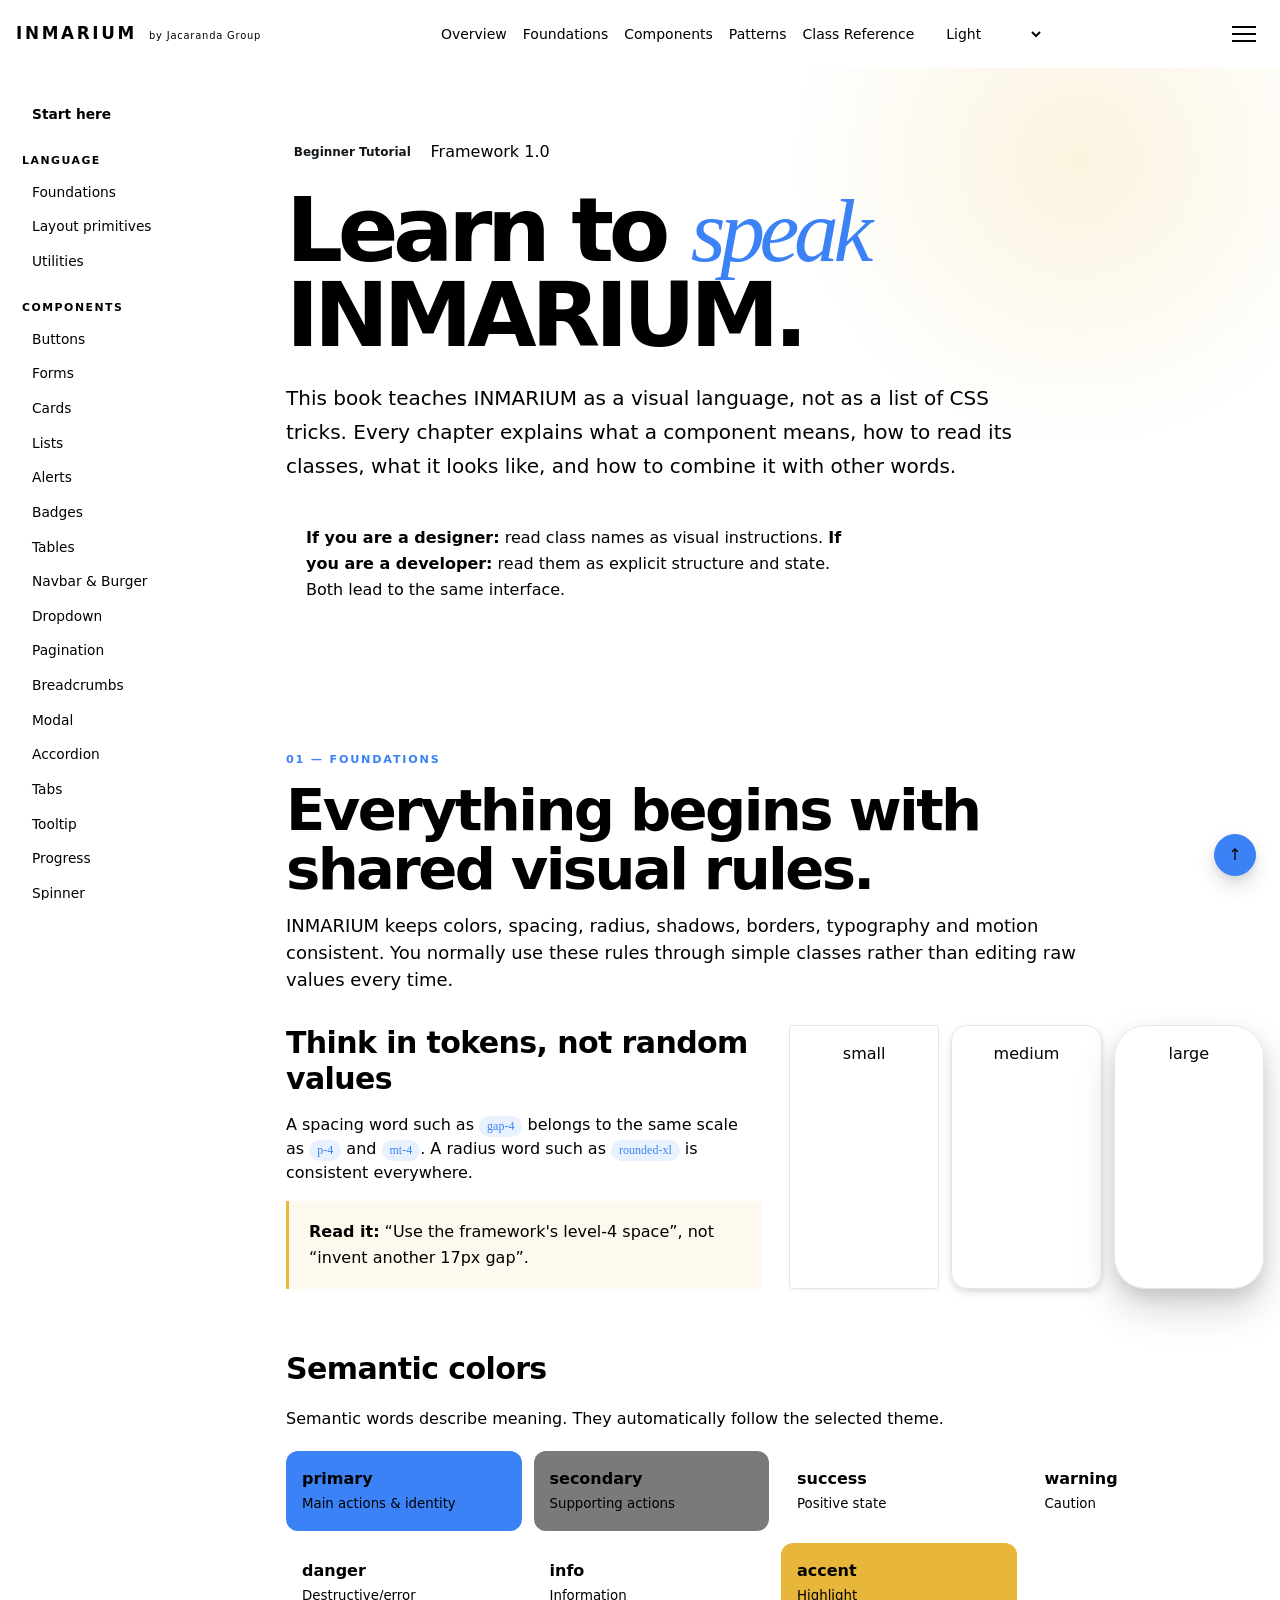
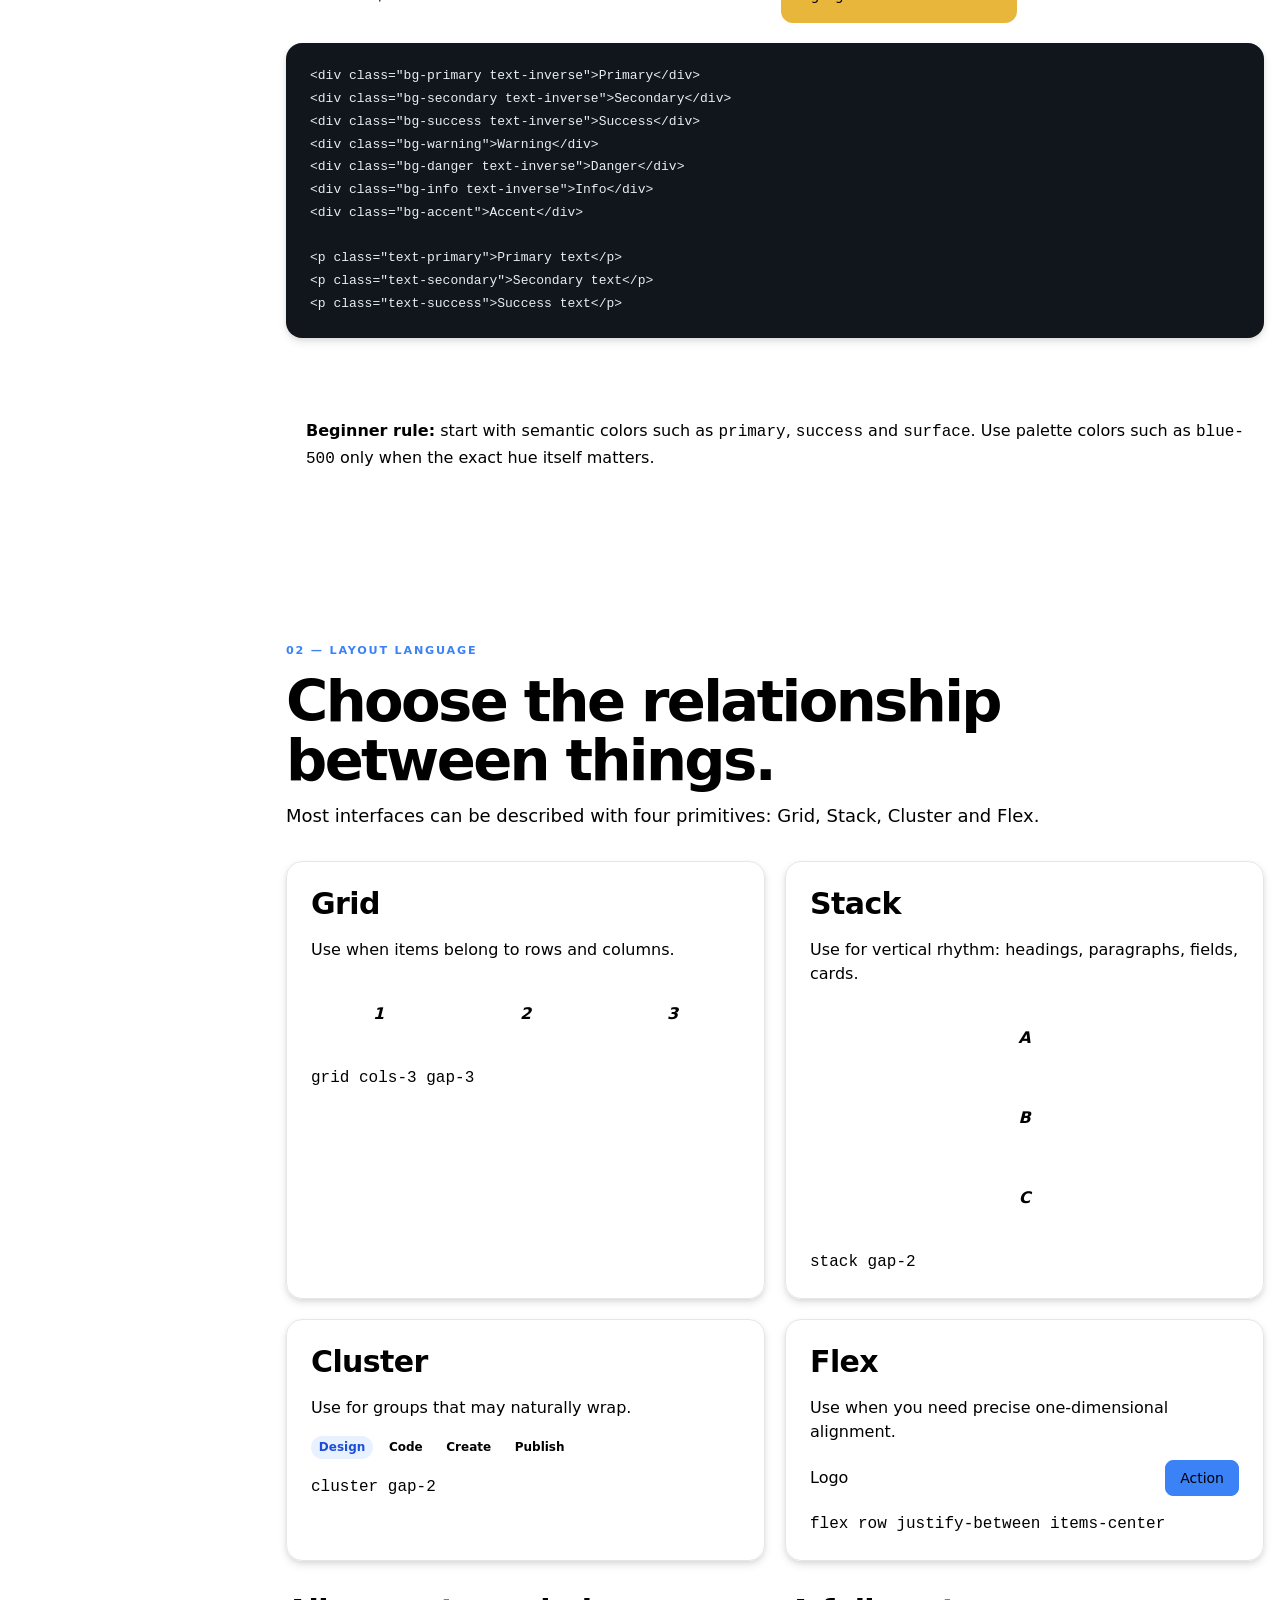
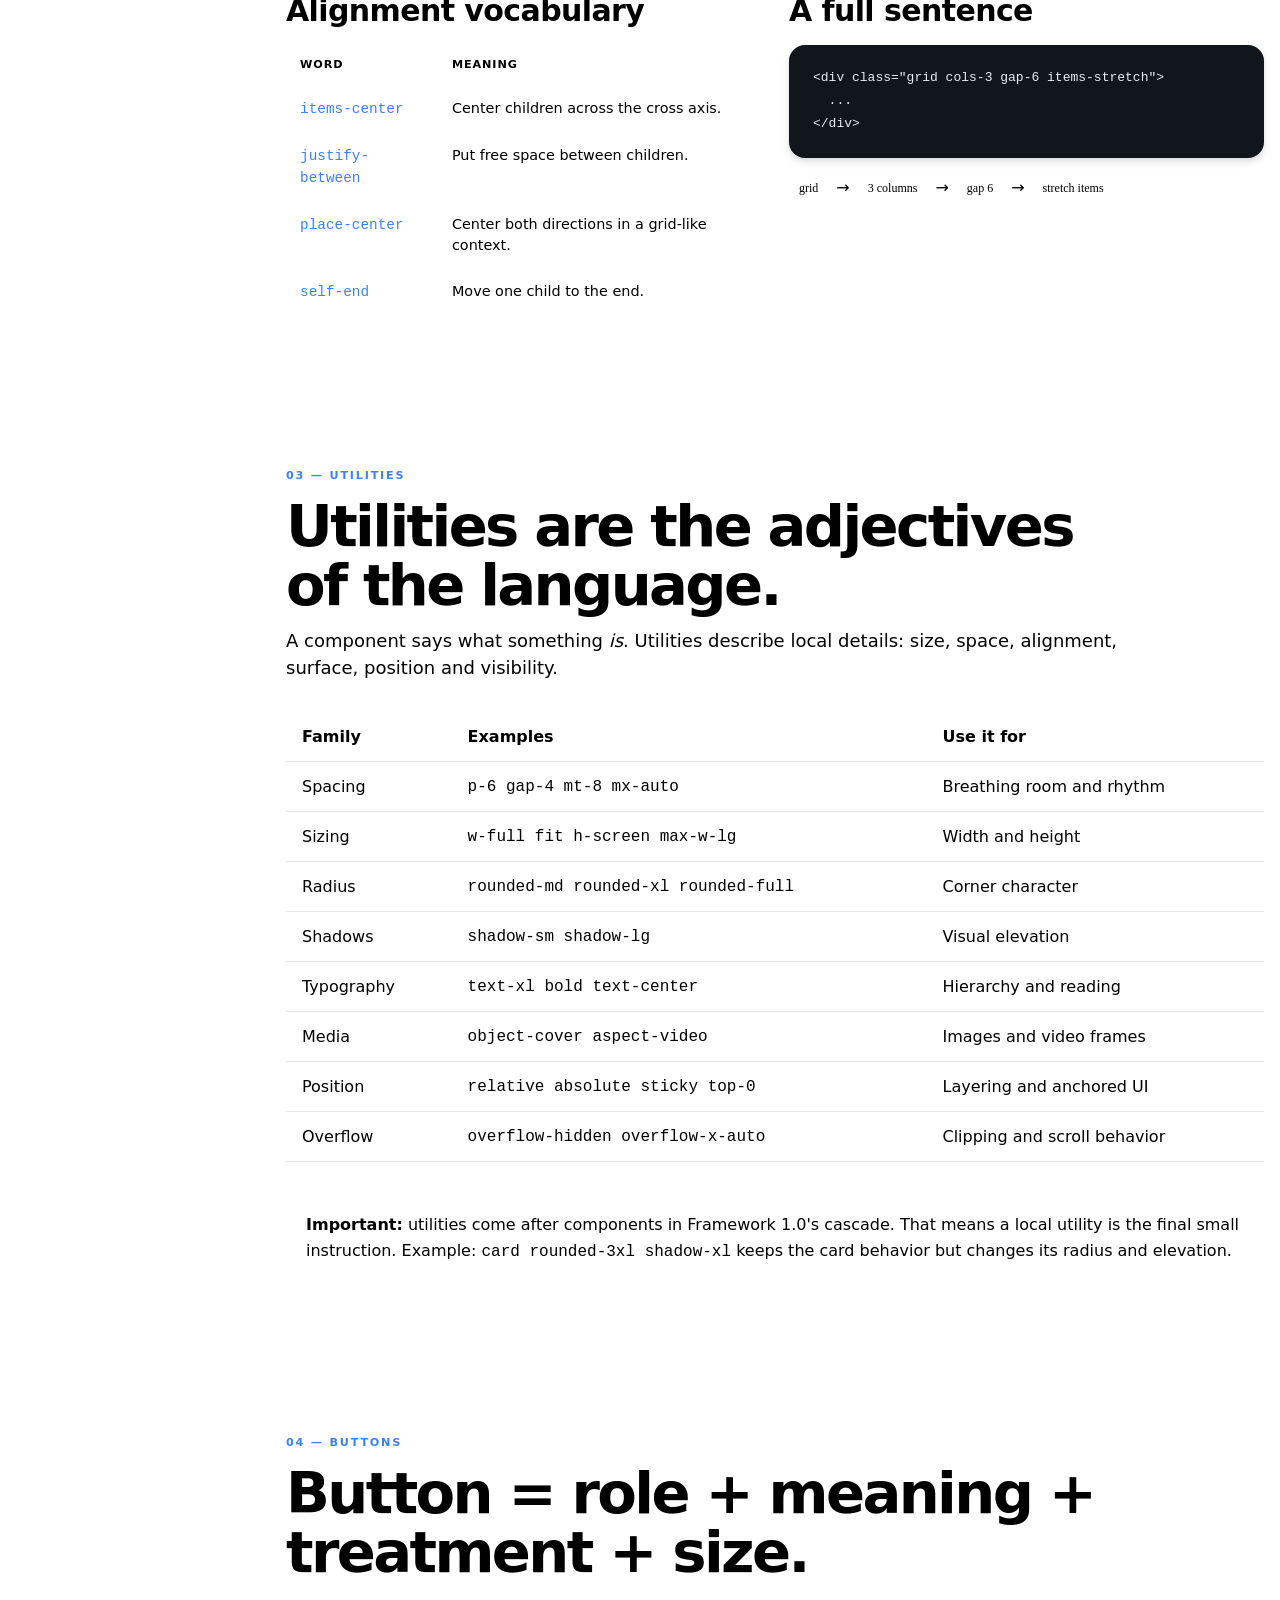
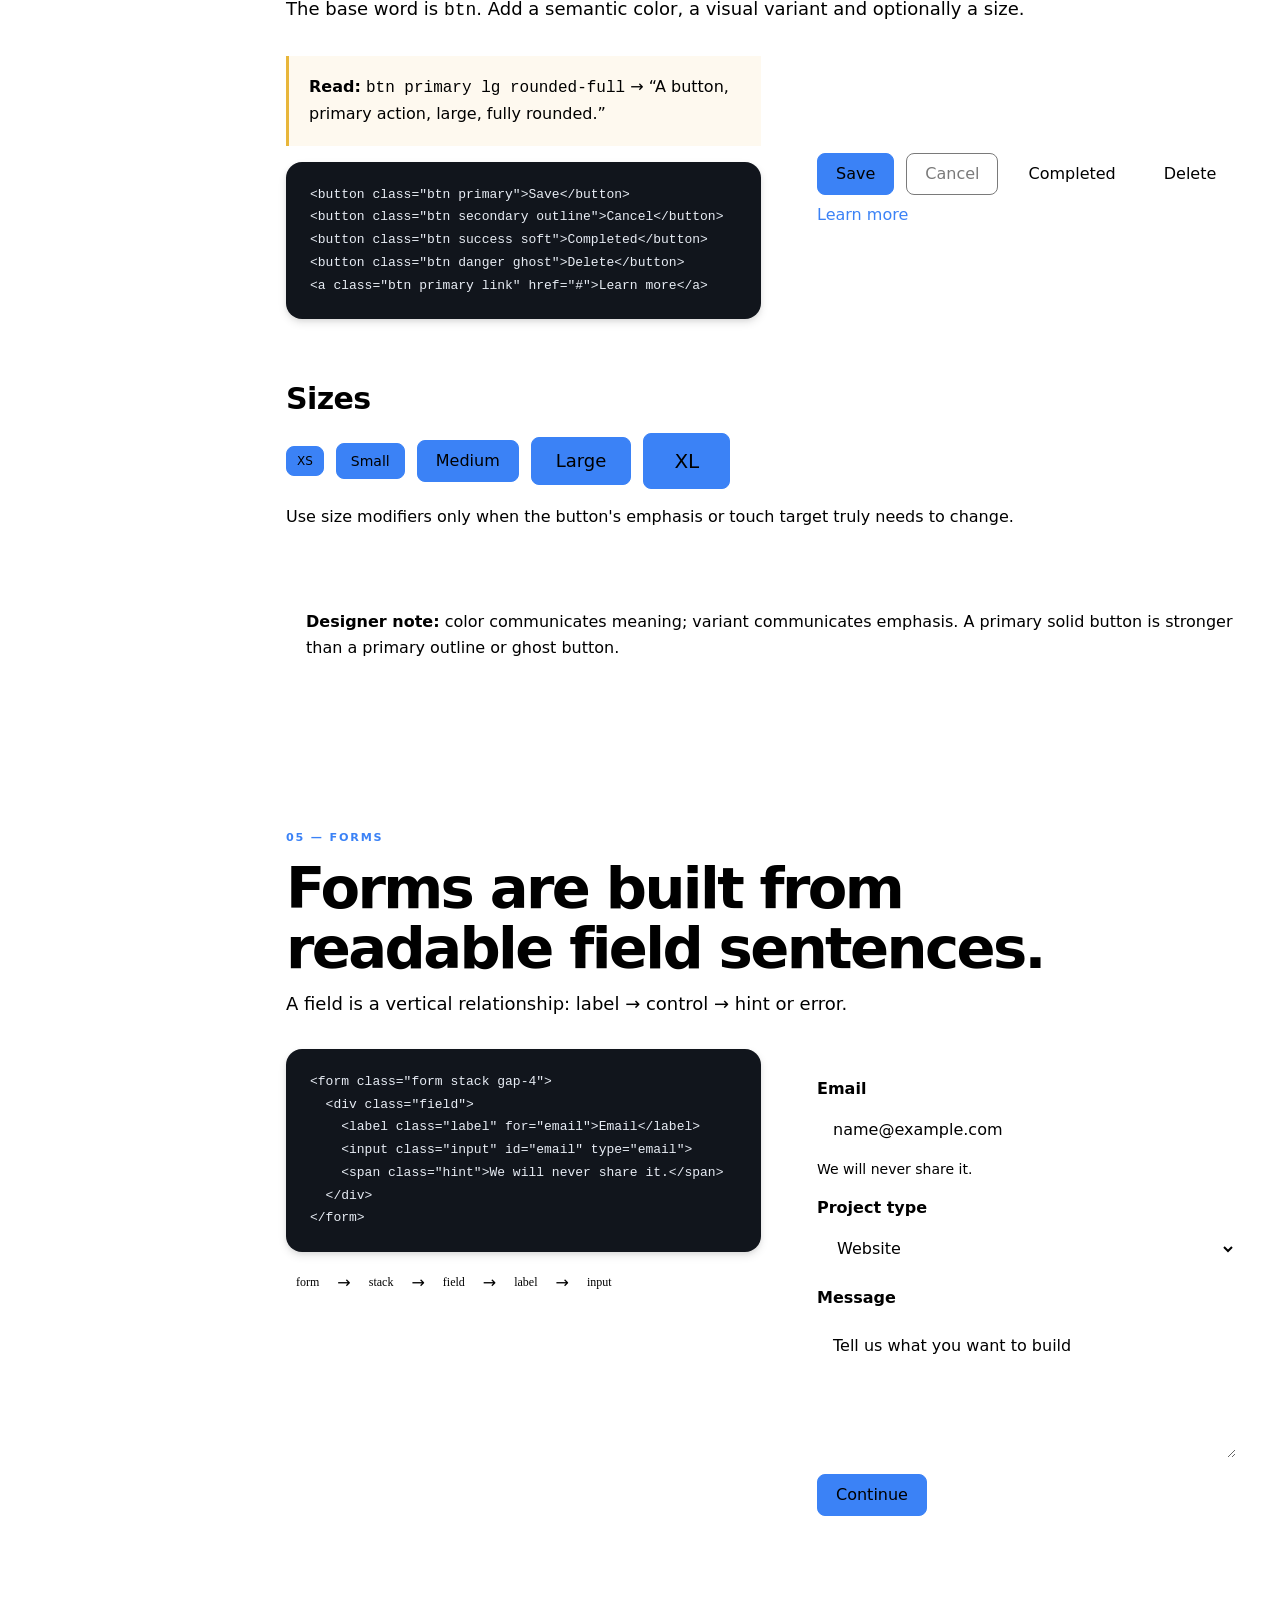
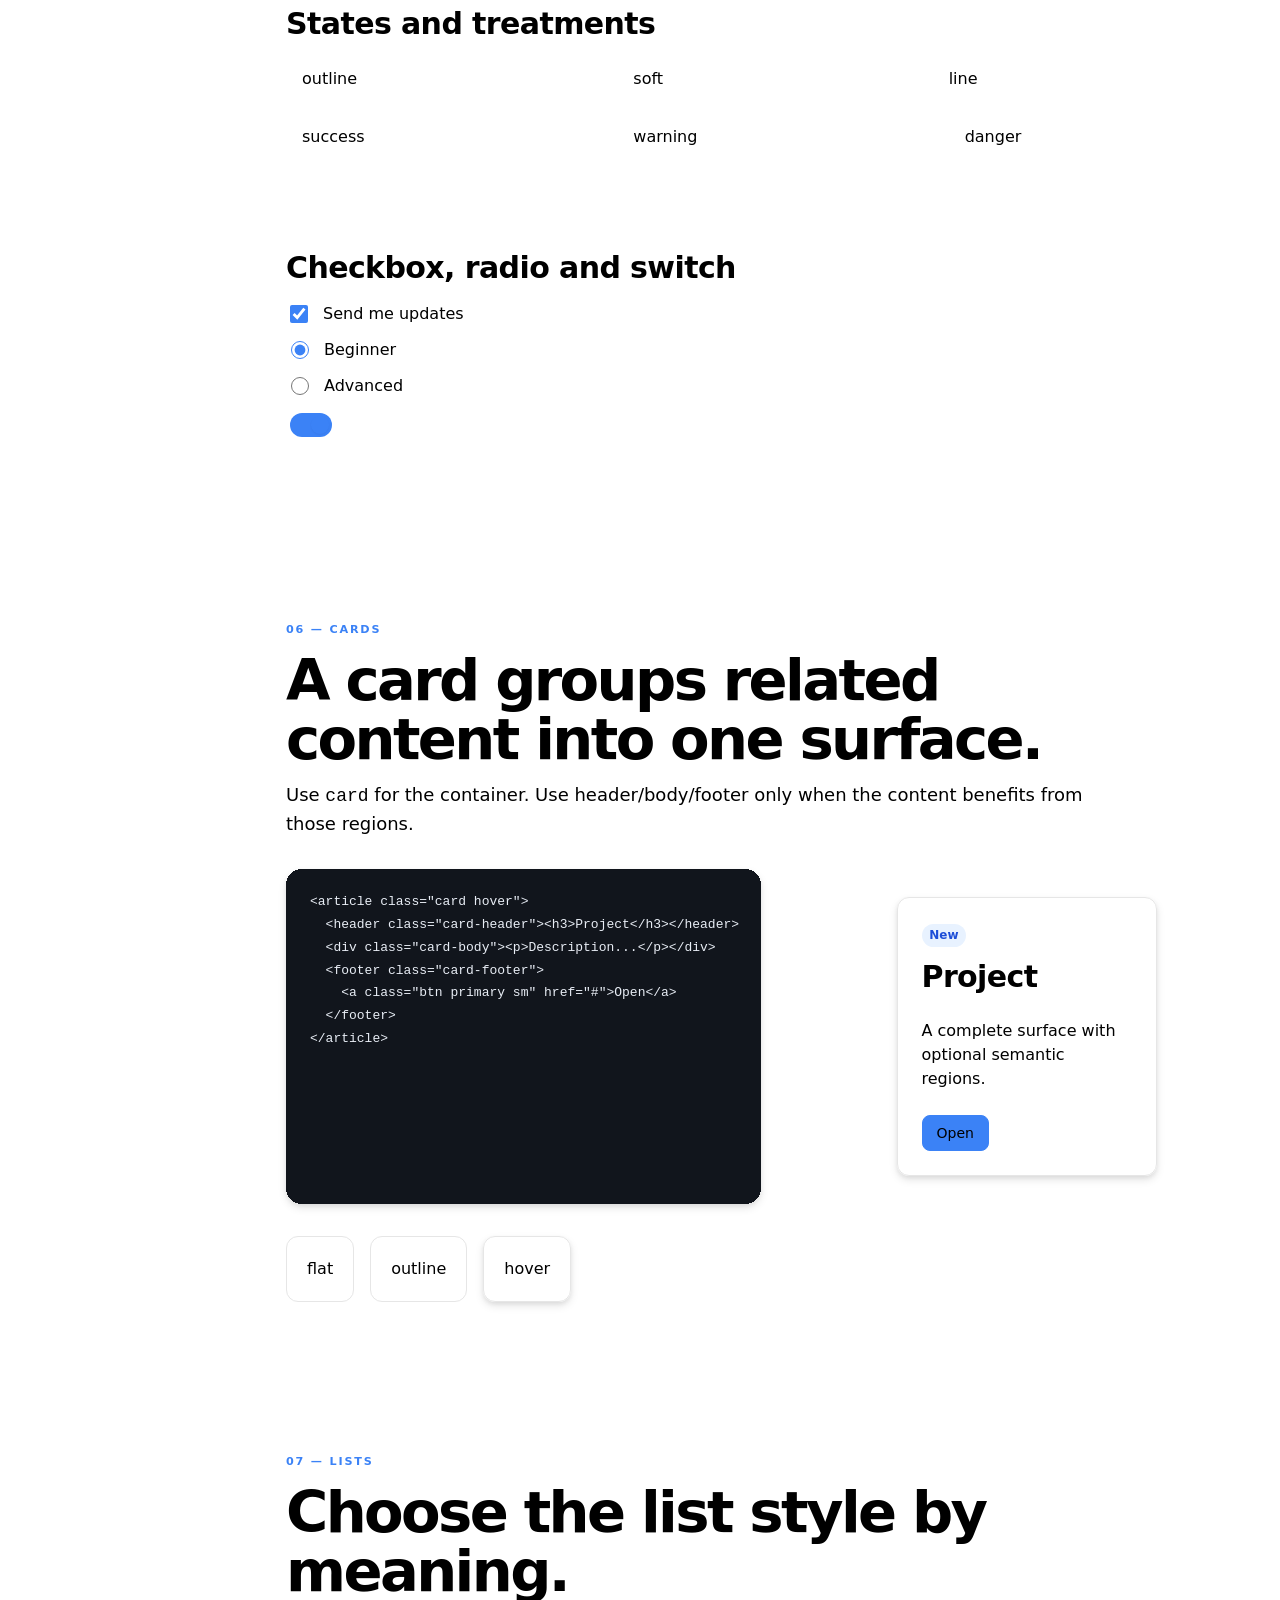
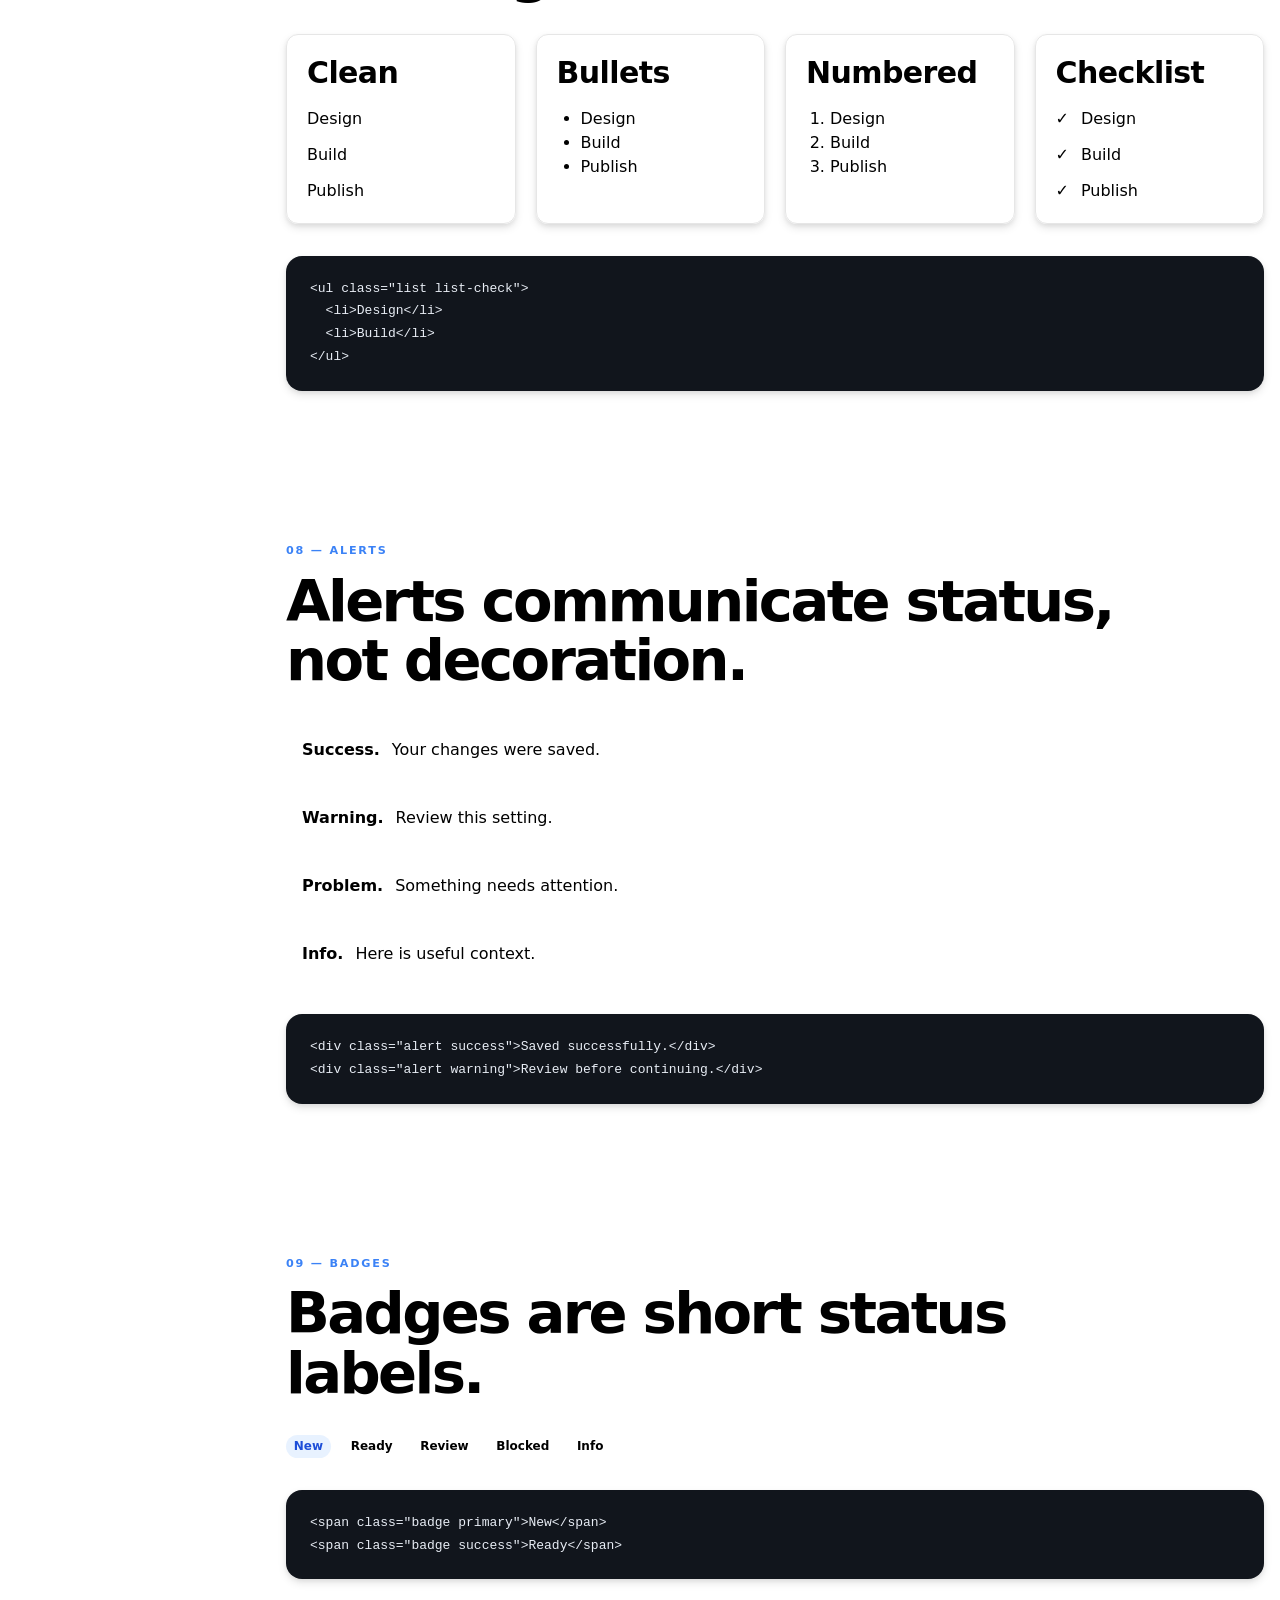
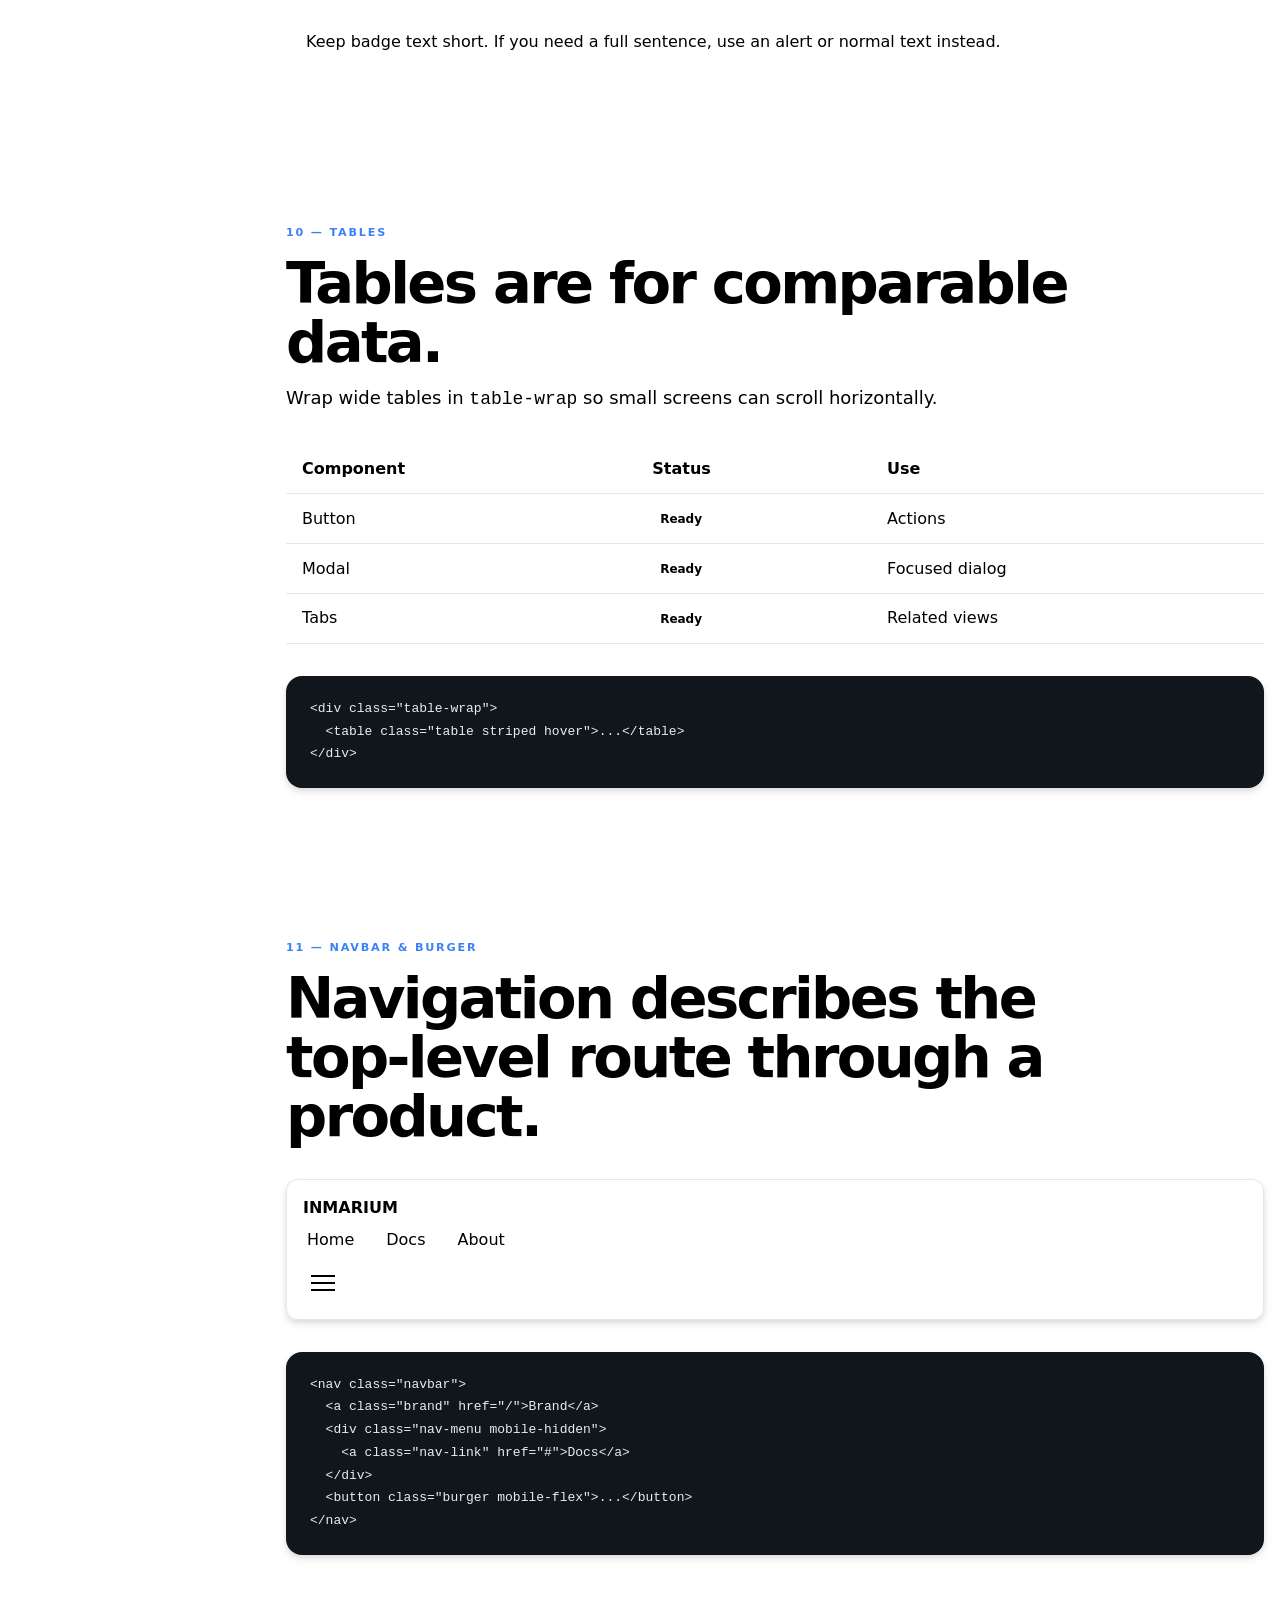
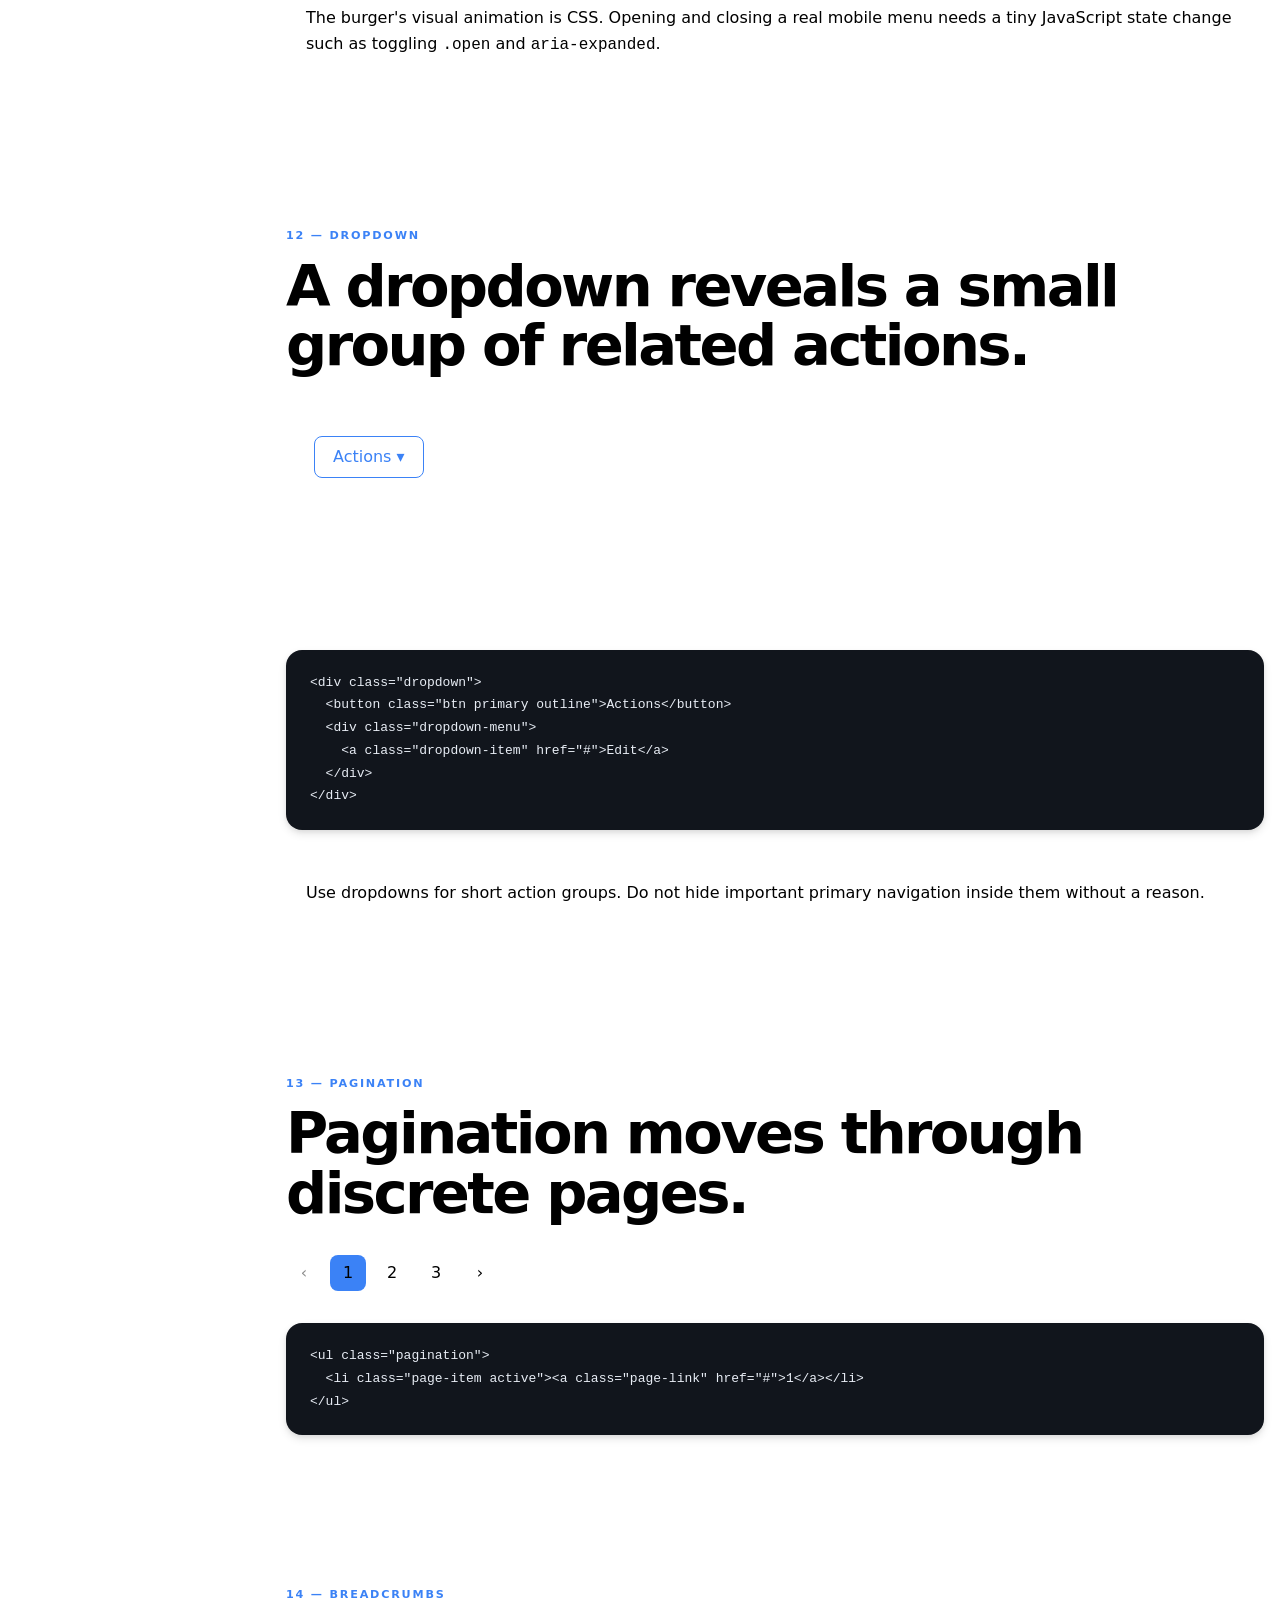
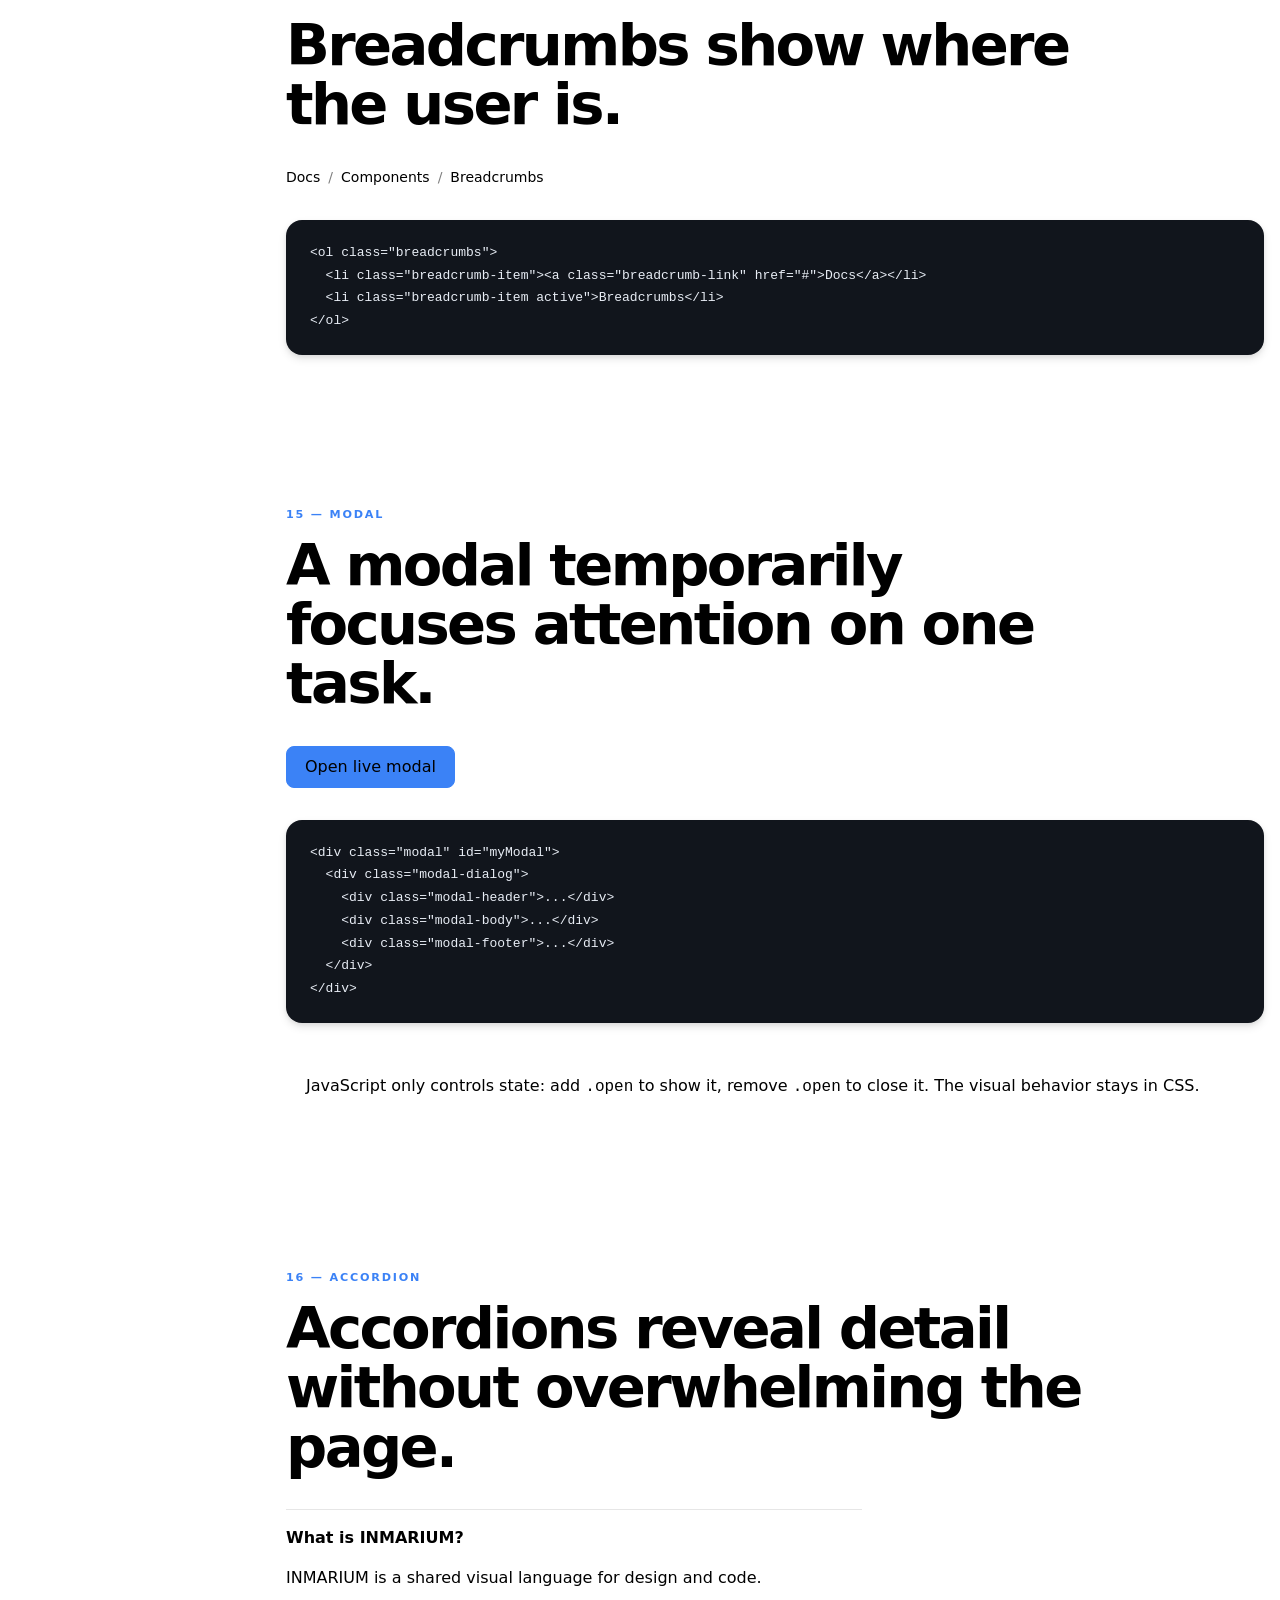
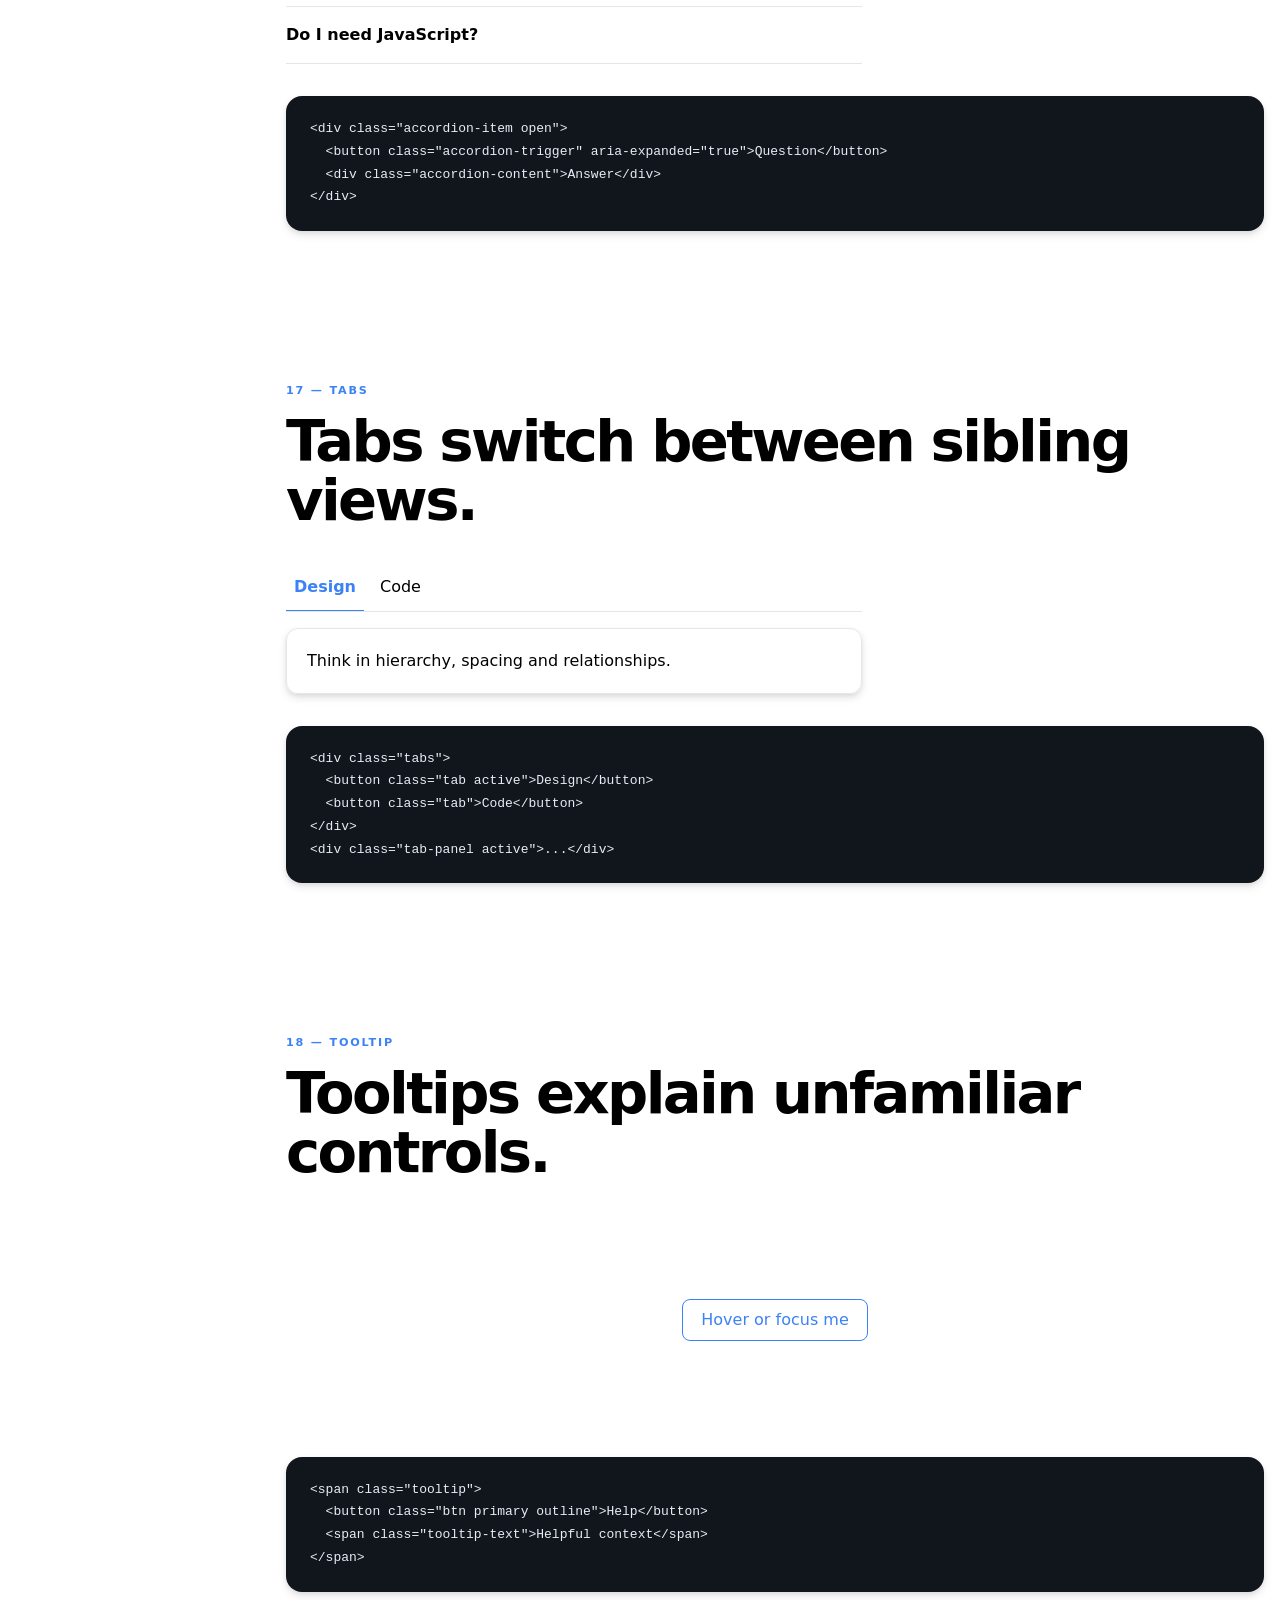
<file: tutorial.html>
<!DOCTYPE html>
<html data-theme="default" lang="en">
<head>
  <meta charset="utf-8"/><meta content="width=device-width,initial-scale=1" name="viewport"/>
  <meta content="INMARIUM Tutorial — a beginner-friendly guide to every component in Framework 1.0." name="description"/>
  <title>INMARIUM Tutorial — Learn the language of design and code</title>
  <link href="framework.css" rel="stylesheet"/><link href="docs.css" rel="stylesheet"/><link href="tutorial.css" rel="stylesheet"/>
</head>

<body id="top">
  <header class="im-topbar">
    <div class="container flex row items-center justify-between gap-4">
      <a class="im-brand" href="index.html">
        <span>INMARIUM</span>
        <small>by Jacaranda Group</small>
      </a>
      
      <nav class="cluster gap-4 mobile-hidden">
        <a class="im-nav-link" href="index.html">Overview</a>
        <a class="im-nav-link" href="#foundations">Foundations</a>
        <a class="im-nav-link" href="#buttons">Components</a>
        <a class="im-nav-link" href="#patterns">Patterns</a>
        <a class="im-nav-link" href="reference.html">Class Reference</a>
        <select class="select sm im-theme" id="themeSelect">
          <option value="default">Light</option>
          <option value="dark">Dark</option>
          <option value="pastel">Pastel</option>
          <option value="corporate">Corporate</option>
        </select>
      </nav>
      
      <button aria-expanded="false" aria-label="Open menu" class="burger mobile-flex" id="menuButton">
        <span></span><span></span><span></span>
      </button>
    </div>
    
    <nav class="im-mobile-menu stack gap-3 p-4" hidden="" id="mobileMenu">
      <a href="index.html">Overview</a>
      <a href="#foundations">Foundations</a>
      <a href="#buttons">Components</a>
      <a href="#patterns">Patterns</a>
    </nav>
  </header>

<div class="t-layout">
<aside class="t-sidebar">
<a href="#start"><strong>Start here</strong></a>
<h4>Language</h4><a href="#foundations">Foundations</a><a href="#layout">Layout primitives</a><a href="#utilities">Utilities</a>
<h4>Components</h4><a href="#buttons">Buttons</a><a href="#forms">Forms</a><a href="#cards">Cards</a><a href="#lists">Lists</a><a href="#alerts">Alerts</a><a href="#badges">Badges</a><a href="#tables">Tables</a><a href="#navbar">Navbar &amp; Burger</a><a href="#dropdown">Dropdown</a><a href="#pagination">Pagination</a><a href="#breadcrumbs">Breadcrumbs</a><a href="#modal">Modal</a><a href="#accordion">Accordion</a><a href="#tabs">Tabs</a><a href="#tooltip">Tooltip</a><a href="#progress">Progress</a><a href="#spinner">Spinner</a>
<h4>Reference</h4><a href="reference.html"><strong>All classes A–Z →</strong></a><h4>Build</h4><a href="#collapse">Collapse</a><a href="#drawer">Drawer</a><a href="#close">Close</a><a href="#button-group">Button Group</a><a href="#input-group">Input Group</a><a href="#validation">Validation</a><a href="#toast">Toast</a><a href="#skeleton">Skeleton</a><a href="#backgrounds">Backgrounds</a><a href="#type-modern">Modern Type</a><a href="#responsive">Responsive</a><a href="#themes">Themes</a><a href="#patterns">Complete patterns</a>
</aside>
<main class="t-main">
<section class="t-hero" id="start"><div class="container stack gap-6"><div class="cluster gap-3"><span class="badge accent">Beginner Tutorial</span><span class="text-muted">Framework 1.0</span></div><h1>Learn to <em>speak</em> INMARIUM.</h1><p class="text-xl text-muted t-intro">This book teaches INMARIUM as a visual language, not as a list of CSS tricks. Every chapter explains what a component means, how to read its classes, what it looks like, and how to combine it with other words.</p>
  <!-- <div class="cluster gap-3">
  <a class="btn primary lg rounded-full" href="#foundations">Begin lesson 1</a>
  <a class="btn primary outline lg rounded-full" href="index.html">Back to overview</a>
  <a class="btn secondary outline lg rounded-full" href="reference.html">All classes</a>
</div> -->
<div class="t-note max-w-xl"><strong>If you are a designer:</strong> read class names as visual instructions. <strong>If you are a developer:</strong> read them as explicit structure and state. Both lead to the same interface.</div></div></section>
<section class="t-chapter" id="foundations"><div class="container stack gap-8">
<div class="t-chapter-head stack gap-3"><span class="t-chapter-no">01 — FOUNDATIONS</span><h2>Everything begins with shared visual rules.</h2><p class="text-lg text-muted">INMARIUM keeps colors, spacing, radius, shadows, borders, typography and motion consistent. You normally use these rules through simple classes rather than editing raw values every time.</p></div>
<div class="t-grid"><div class="stack gap-4"><h3>Think in tokens, not random values</h3><p>A spacing word such as <span class="t-word">gap-4</span> belongs to the same scale as <span class="t-word">p-4</span> and <span class="t-word">mt-4</span>. A radius word such as <span class="t-word">rounded-xl</span> is consistent everywhere.</p><div class="t-read"><strong>Read it:</strong> “Use the framework's level-4 space”, not “invent another 17px gap”.</div></div><div class="grid cols-3 gap-3"><div class="card p-4 rounded-sm shadow-xs text-center">small</div><div class="card p-4 rounded-xl shadow-md text-center">medium</div><div class="card p-4 rounded-3xl shadow-xl text-center">large</div></div></div>
<div class="t-example stack gap-5"><h3>Semantic colors</h3><p class="text-muted">Semantic words describe meaning. They automatically follow the selected theme.</p><div class="grid cols-4 tablet-cols-2 mobile-cols-1 gap-3"><div class="p-4 rounded-lg bg-primary text-inverse"><strong>primary</strong><br/><small>Main actions &amp; identity</small></div><div class="p-4 rounded-lg bg-secondary text-inverse"><strong>secondary</strong><br/><small>Supporting actions</small></div><div class="p-4 rounded-lg bg-success text-inverse"><strong>success</strong><br/><small>Positive state</small></div><div class="p-4 rounded-lg bg-warning"><strong>warning</strong><br/><small>Caution</small></div><div class="p-4 rounded-lg bg-danger text-inverse"><strong>danger</strong><br/><small>Destructive/error</small></div><div class="p-4 rounded-lg bg-info text-inverse"><strong>info</strong><br/><small>Information</small></div><div class="p-4 rounded-lg bg-accent"><strong>accent</strong><br/><small>Highlight</small></div></div><pre class="t-code"><code>&lt;div class="bg-primary text-inverse"&gt;Primary&lt;/div&gt;
&lt;div class="bg-secondary text-inverse"&gt;Secondary&lt;/div&gt;
&lt;div class="bg-success text-inverse"&gt;Success&lt;/div&gt;
&lt;div class="bg-warning"&gt;Warning&lt;/div&gt;
&lt;div class="bg-danger text-inverse"&gt;Danger&lt;/div&gt;
&lt;div class="bg-info text-inverse"&gt;Info&lt;/div&gt;
&lt;div class="bg-accent"&gt;Accent&lt;/div&gt;

&lt;p class="text-primary"&gt;Primary text&lt;/p&gt;
&lt;p class="text-secondary"&gt;Secondary text&lt;/p&gt;
&lt;p class="text-success"&gt;Success text&lt;/p&gt;</code></pre></div>
<div class="t-tip"><strong>Beginner rule:</strong> start with semantic colors such as <code>primary</code>, <code>success</code> and <code>surface</code>. Use palette colors such as <code>blue-500</code> only when the exact hue itself matters.</div>
</div></section>
<section class="t-chapter bg-surface-secondary" id="layout"><div class="container stack gap-8">
<div class="t-chapter-head stack gap-3"><span class="t-chapter-no">02 — LAYOUT LANGUAGE</span><h2>Choose the relationship between things.</h2><p class="text-lg text-muted">Most interfaces can be described with four primitives: Grid, Stack, Cluster and Flex.</p></div>
<div class="grid cols-2 mobile-cols-1 gap-5">
<article class="card p-6 rounded-xl stack gap-4"><h3>Grid</h3><p class="text-muted">Use when items belong to rows and columns.</p><div class="grid cols-3 gap-3"><i class="t-sample-box">1</i><i class="t-sample-box">2</i><i class="t-sample-box">3</i></div><code>grid cols-3 gap-3</code></article>
<article class="card p-6 rounded-xl stack gap-4"><h3>Stack</h3><p class="text-muted">Use for vertical rhythm: headings, paragraphs, fields, cards.</p><div class="stack gap-2"><i class="t-sample-box">A</i><i class="t-sample-box">B</i><i class="t-sample-box">C</i></div><code>stack gap-2</code></article>
<article class="card p-6 rounded-xl stack gap-4"><h3>Cluster</h3><p class="text-muted">Use for groups that may naturally wrap.</p><div class="cluster gap-2"><span class="badge primary">Design</span><span class="badge info">Code</span><span class="badge success">Create</span><span class="badge warning">Publish</span></div><code>cluster gap-2</code></article>
<article class="card p-6 rounded-xl stack gap-4"><h3>Flex</h3><p class="text-muted">Use when you need precise one-dimensional alignment.</p><div class="flex row justify-between items-center"><span>Logo</span><button class="btn primary sm">Action</button></div><code>flex row justify-between items-center</code></article>
</div>
<div class="t-grid"><div class="stack gap-4"><h3>Alignment vocabulary</h3><table class="t-api"><tr><th>Word</th><th>Meaning</th></tr><tr><td><code>items-center</code></td><td>Center children across the cross axis.</td></tr><tr><td><code>justify-between</code></td><td>Put free space between children.</td></tr><tr><td><code>place-center</code></td><td>Center both directions in a grid-like context.</td></tr><tr><td><code>self-end</code></td><td>Move one child to the end.</td></tr></table></div><div class="stack gap-4"><h3>A full sentence</h3><pre class="t-code"><code>&lt;div class="grid cols-3 gap-6 items-stretch"&gt;
  ...
&lt;/div&gt;</code></pre><div class="t-anatomy"><span>grid</span><i>→</i><span>3 columns</span><i>→</i><span>gap 6</span><i>→</i><span>stretch items</span></div></div></div>
</div></section>
<section class="t-chapter" id="utilities"><div class="container stack gap-8">
<div class="t-chapter-head stack gap-3"><span class="t-chapter-no">03 — UTILITIES</span><h2>Utilities are the adjectives of the language.</h2><p class="text-lg text-muted">A component says what something <em>is</em>. Utilities describe local details: size, space, alignment, surface, position and visibility.</p></div>
<div class="table-wrap"><table class="table striped"><thead><tr><th>Family</th><th>Examples</th><th>Use it for</th></tr></thead><tbody><tr><td>Spacing</td><td><code>p-6 gap-4 mt-8 mx-auto</code></td><td>Breathing room and rhythm</td></tr><tr><td>Sizing</td><td><code>w-full fit h-screen max-w-lg</code></td><td>Width and height</td></tr><tr><td>Radius</td><td><code>rounded-md rounded-xl rounded-full</code></td><td>Corner character</td></tr><tr><td>Shadows</td><td><code>shadow-sm shadow-lg</code></td><td>Visual elevation</td></tr><tr><td>Typography</td><td><code>text-xl bold text-center</code></td><td>Hierarchy and reading</td></tr><tr><td>Media</td><td><code>object-cover aspect-video</code></td><td>Images and video frames</td></tr><tr><td>Position</td><td><code>relative absolute sticky top-0</code></td><td>Layering and anchored UI</td></tr><tr><td>Overflow</td><td><code>overflow-hidden overflow-x-auto</code></td><td>Clipping and scroll behavior</td></tr></tbody></table></div>
<div class="t-note"><strong>Important:</strong> utilities come after components in Framework 1.0's cascade. That means a local utility is the final small instruction. Example: <code>card rounded-3xl shadow-xl</code> keeps the card behavior but changes its radius and elevation.</div>
</div></section>
<section class="t-chapter bg-surface-secondary" id="buttons"><div class="container stack gap-8">
<div class="t-chapter-head stack gap-3"><span class="t-chapter-no">04 — BUTTONS</span><h2>Button = role + meaning + treatment + size.</h2><p class="text-lg text-muted">The base word is <code>btn</code>. Add a semantic color, a visual variant and optionally a size.</p></div>
<div class="t-grid"><div class="stack gap-4"><div class="t-read"><strong>Read:</strong> <code>btn primary lg rounded-full</code> → “A button, primary action, large, fully rounded.”</div><pre class="t-code"><code>&lt;button class="btn primary"&gt;Save&lt;/button&gt;
&lt;button class="btn secondary outline"&gt;Cancel&lt;/button&gt;
&lt;button class="btn success soft"&gt;Completed&lt;/button&gt;
&lt;button class="btn danger ghost"&gt;Delete&lt;/button&gt;
&lt;a class="btn primary link" href="#"&gt;Learn more&lt;/a&gt;</code></pre></div><div class="t-demo clean flex items-center justify-center"><div class="cluster gap-3"><button class="btn primary">Save</button><button class="btn secondary outline">Cancel</button><button class="btn success soft">Completed</button><button class="btn danger ghost">Delete</button><a class="btn primary link" href="#buttons">Learn more</a></div></div></div>
<div class="t-example stack gap-4"><h3>Sizes</h3><div class="cluster gap-3 items-center"><button class="btn primary xs">XS</button><button class="btn primary sm">Small</button><button class="btn primary md">Medium</button><button class="btn primary lg">Large</button><button class="btn primary xl">XL</button></div><p class="text-muted">Use size modifiers only when the button's emphasis or touch target truly needs to change.</p></div>
<div class="t-tip"><strong>Designer note:</strong> color communicates meaning; variant communicates emphasis. A primary solid button is stronger than a primary outline or ghost button.</div>
</div></section>
<section class="t-chapter" id="forms"><div class="container stack gap-8">
<div class="t-chapter-head stack gap-3"><span class="t-chapter-no">05 — FORMS</span><h2>Forms are built from readable field sentences.</h2><p class="text-lg text-muted">A field is a vertical relationship: label → control → hint or error.</p></div>
<div class="t-grid"><div class="stack gap-4"><pre class="t-code"><code>&lt;form class="form stack gap-4"&gt;
  &lt;div class="field"&gt;
    &lt;label class="label" for="email"&gt;Email&lt;/label&gt;
    &lt;input class="input" id="email" type="email"&gt;
    &lt;span class="hint"&gt;We will never share it.&lt;/span&gt;
  &lt;/div&gt;
&lt;/form&gt;</code></pre><div class="t-anatomy"><span>form</span><i>→</i><span>stack</span><i>→</i><span>field</span><i>→</i><span>label</span><i>→</i><span>input</span></div></div><div class="t-demo clean"><form class="form stack gap-4 t-component-demo"><div class="field"><label class="label" for="demoEmail">Email</label><input class="input" id="demoEmail" placeholder="name@example.com" type="email"/><span class="hint">We will never share it.</span></div><div class="field"><label class="label" for="demoType">Project type</label><select class="select" id="demoType"><option>Website</option><option>Application</option><option>Prototype</option></select></div><div class="field"><label class="label" for="demoMessage">Message</label><textarea class="textarea" id="demoMessage" placeholder="Tell us what you want to build"></textarea></div><button class="btn primary fit" type="button">Continue</button></form></div></div>
<div class="t-example stack gap-4"><h3>States and treatments</h3><div class="grid cols-3 tablet-cols-2 mobile-cols-1 gap-4"><input class="input outline" value="outline"/><input class="input soft" value="soft"/><input class="input line" value="line"/><input class="input success" value="success"/><input class="input warning" value="warning"/><input class="input danger" value="danger"/></div></div>
<div class="t-example stack gap-4">
  <h3>Checkbox, radio and switch</h3>
  <div class="stack gap-3">
    <label class="check-field">
      <input checked="" class="checkbox" type="checkbox"/>
      <span>Send me updates</span>
    </label>
    <label class="radio-field">
      <input checked="" class="radio" name="level" type="radio"/>
      <span>Beginner</span>
    </label>
    <label class="radio-field">
      <input class="radio" name="level" type="radio"/>
      <span>Advanced</span>
    </label>
    <label class="radio-field">
      <input class="switch" checked="" type="checkbox"/>
      <span></span>
    </label>
  </div>
</div>
</div></section>
<section class="t-chapter bg-surface-secondary" id="cards"><div class="container stack gap-8"><div class="t-chapter-head stack gap-3"><span class="t-chapter-no">06 — CARDS</span><h2>A card groups related content into one surface.</h2><p class="text-lg text-muted">Use <code>card</code> for the container. Use header/body/footer only when the content benefits from those regions.</p></div><div class="t-grid"><pre class="t-code"><code>&lt;article class="card hover"&gt;
  &lt;header class="card-header"&gt;&lt;h3&gt;Project&lt;/h3&gt;&lt;/header&gt;
  &lt;div class="card-body"&gt;&lt;p&gt;Description...&lt;/p&gt;&lt;/div&gt;
  &lt;footer class="card-footer"&gt;
    &lt;a class="btn primary sm" href="#"&gt;Open&lt;/a&gt;
  &lt;/footer&gt;
&lt;/article&gt;</code></pre><div class="t-demo clean flex items-center justify-center"><article class="card hover t-mini-card"><header class="card-header"><span class="badge primary">New</span><h3 class="mt-3">Project</h3></header><div class="card-body"><p class="text-muted">A complete surface with optional semantic regions.</p></div><footer class="card-footer"><a class="btn primary sm" href="#cards">Open</a></footer></article></div></div><div class="cluster gap-4"><article class="card flat p-5">flat</article><article class="card outline p-5">outline</article><article class="card hover p-5">hover</article></div></div></section>
<section class="t-chapter" id="lists"><div class="container stack gap-8"><div class="t-chapter-head stack gap-3"><span class="t-chapter-no">07 — LISTS</span><h2>Choose the list style by meaning.</h2></div><div class="grid cols-4 tablet-cols-2 mobile-cols-1 gap-5"><div class="card p-5"><h3>Clean</h3><ul class="list mt-4"><li>Design</li><li>Build</li><li>Publish</li></ul></div><div class="card p-5"><h3>Bullets</h3><ul class="list-disc mt-4"><li>Design</li><li>Build</li><li>Publish</li></ul></div><div class="card p-5"><h3>Numbered</h3><ol class="list-decimal mt-4"><li>Design</li><li>Build</li><li>Publish</li></ol></div><div class="card p-5"><h3>Checklist</h3><ul class="list list-check mt-4"><li>Design</li><li>Build</li><li>Publish</li></ul></div></div><pre class="t-code"><code>&lt;ul class="list list-check"&gt;
  &lt;li&gt;Design&lt;/li&gt;
  &lt;li&gt;Build&lt;/li&gt;
&lt;/ul&gt;</code></pre></div></section>
<section class="t-chapter bg-surface-secondary" id="alerts"><div class="container stack gap-8"><div class="t-chapter-head stack gap-3"><span class="t-chapter-no">08 — ALERTS</span><h2>Alerts communicate status, not decoration.</h2></div><div class="stack gap-3 max-w-xl"><div class="alert success"><strong>Success.</strong> Your changes were saved.</div><div class="alert warning"><strong>Warning.</strong> Review this setting.</div><div class="alert danger"><strong>Problem.</strong> Something needs attention.</div><div class="alert info"><strong>Info.</strong> Here is useful context.</div></div><pre class="t-code"><code>&lt;div class="alert success"&gt;Saved successfully.&lt;/div&gt;
&lt;div class="alert warning"&gt;Review before continuing.&lt;/div&gt;</code></pre></div></section>
<section class="t-chapter" id="badges"><div class="container stack gap-8"><div class="t-chapter-head stack gap-3"><span class="t-chapter-no">09 — BADGES</span><h2>Badges are short status labels.</h2></div><div class="cluster gap-3"><span class="badge primary">New</span><span class="badge success">Ready</span><span class="badge warning">Review</span><span class="badge danger">Blocked</span><span class="badge info">Info</span></div><pre class="t-code"><code>&lt;span class="badge primary"&gt;New&lt;/span&gt;
&lt;span class="badge success"&gt;Ready&lt;/span&gt;</code></pre><div class="t-tip">Keep badge text short. If you need a full sentence, use an alert or normal text instead.</div></div></section>
<section class="t-chapter bg-surface-secondary" id="tables"><div class="container stack gap-8"><div class="t-chapter-head stack gap-3"><span class="t-chapter-no">10 — TABLES</span><h2>Tables are for comparable data.</h2><p class="text-lg text-muted">Wrap wide tables in <code>table-wrap</code> so small screens can scroll horizontally.</p></div><div class="table-wrap"><table class="table striped hover"><thead><tr><th>Component</th><th>Status</th><th>Use</th></tr></thead><tbody><tr><td>Button</td><td><span class="badge success">Ready</span></td><td>Actions</td></tr><tr><td>Modal</td><td><span class="badge success">Ready</span></td><td>Focused dialog</td></tr><tr><td>Tabs</td><td><span class="badge success">Ready</span></td><td>Related views</td></tr></tbody></table></div><pre class="t-code"><code>&lt;div class="table-wrap"&gt;
  &lt;table class="table striped hover"&gt;...&lt;/table&gt;
&lt;/div&gt;</code></pre></div></section>
<section class="t-chapter" id="navbar"><div class="container stack gap-8"><div class="t-chapter-head stack gap-3"><span class="t-chapter-no">11 — NAVBAR &amp; BURGER</span><h2>Navigation describes the top-level route through a product.</h2></div><div class="card p-4"><nav class="navbar"><a class="brand" href="#navbar">INMARIUM</a><div class="nav-menu mobile-hidden"><a class="nav-link" href="#navbar">Home</a><a class="nav-link" href="#navbar">Docs</a><a class="nav-link" href="#navbar">About</a></div><button aria-label="Menu" class="burger mobile-flex"><span></span><span></span><span></span></button></nav></div><pre class="t-code"><code>&lt;nav class="navbar"&gt;
  &lt;a class="brand" href="/"&gt;Brand&lt;/a&gt;
  &lt;div class="nav-menu mobile-hidden"&gt;
    &lt;a class="nav-link" href="#"&gt;Docs&lt;/a&gt;
  &lt;/div&gt;
  &lt;button class="burger mobile-flex"&gt;...&lt;/button&gt;
&lt;/nav&gt;</code></pre><div class="t-note">The burger's visual animation is CSS. Opening and closing a real mobile menu needs a tiny JavaScript state change such as toggling <code>.open</code> and <code>aria-expanded</code>.</div></div></section>
<section class="t-chapter bg-surface-secondary" id="dropdown"><div class="container stack gap-8"><div class="t-chapter-head stack gap-3"><span class="t-chapter-no">12 — DROPDOWN</span><h2>A dropdown reveals a small group of related actions.</h2></div><div class="t-demo clean"><div class="dropdown" id="demoDropdown"><button class="btn primary outline" id="dropdownBtn">Actions ▾</button><div class="dropdown-menu"><a class="dropdown-item" href="#dropdown">Edit</a><a class="dropdown-item" href="#dropdown">Duplicate</a><a class="dropdown-item" href="#dropdown">Archive</a></div></div></div><pre class="t-code"><code>&lt;div class="dropdown"&gt;
  &lt;button class="btn primary outline"&gt;Actions&lt;/button&gt;
  &lt;div class="dropdown-menu"&gt;
    &lt;a class="dropdown-item" href="#"&gt;Edit&lt;/a&gt;
  &lt;/div&gt;
&lt;/div&gt;</code></pre><div class="t-tip">Use dropdowns for short action groups. Do not hide important primary navigation inside them without a reason.</div></div></section>
<section class="t-chapter" id="pagination"><div class="container stack gap-8"><div class="t-chapter-head stack gap-3"><span class="t-chapter-no">13 — PAGINATION</span><h2>Pagination moves through discrete pages.</h2></div><ul class="pagination"><li class="page-item disabled"><a class="page-link" href="#pagination">‹</a></li><li class="page-item active"><a class="page-link" href="#pagination">1</a></li><li><a class="page-link" href="#pagination">2</a></li><li><a class="page-link" href="#pagination">3</a></li><li><a class="page-link" href="#pagination">›</a></li></ul><pre class="t-code"><code>&lt;ul class="pagination"&gt;
  &lt;li class="page-item active"&gt;&lt;a class="page-link" href="#"&gt;1&lt;/a&gt;&lt;/li&gt;
&lt;/ul&gt;</code></pre></div></section>
<section class="t-chapter bg-surface-secondary" id="breadcrumbs"><div class="container stack gap-8"><div class="t-chapter-head stack gap-3"><span class="t-chapter-no">14 — BREADCRUMBS</span><h2>Breadcrumbs show where the user is.</h2></div><ol class="breadcrumbs"><li class="breadcrumb-item"><a class="breadcrumb-link" href="#breadcrumbs">Docs</a></li><li class="breadcrumb-item"><a class="breadcrumb-link" href="#breadcrumbs">Components</a></li><li class="breadcrumb-item active">Breadcrumbs</li></ol><pre class="t-code"><code>&lt;ol class="breadcrumbs"&gt;
  &lt;li class="breadcrumb-item"&gt;&lt;a class="breadcrumb-link" href="#"&gt;Docs&lt;/a&gt;&lt;/li&gt;
  &lt;li class="breadcrumb-item active"&gt;Breadcrumbs&lt;/li&gt;
&lt;/ol&gt;</code></pre></div></section>
<section class="t-chapter" id="modal"><div class="container stack gap-8"><div class="t-chapter-head stack gap-3"><span class="t-chapter-no">15 — MODAL</span><h2>A modal temporarily focuses attention on one task.</h2></div><div class="cluster gap-3"><button class="btn primary" id="openModal">Open live modal</button></div><pre class="t-code"><code>&lt;div class="modal" id="myModal"&gt;
  &lt;div class="modal-dialog"&gt;
    &lt;div class="modal-header"&gt;...&lt;/div&gt;
    &lt;div class="modal-body"&gt;...&lt;/div&gt;
    &lt;div class="modal-footer"&gt;...&lt;/div&gt;
  &lt;/div&gt;
&lt;/div&gt;</code></pre><div class="t-note">JavaScript only controls state: add <code>.open</code> to show it, remove <code>.open</code> to close it. The visual behavior stays in CSS.</div></div></section>
<section class="t-chapter bg-surface-secondary" id="accordion"><div class="container stack gap-8"><div class="t-chapter-head stack gap-3"><span class="t-chapter-no">16 — ACCORDION</span><h2>Accordions reveal detail without overwhelming the page.</h2></div><div class="accordion max-w-xl" id="demoAccordion"><div class="accordion-item open"><button aria-expanded="true" class="accordion-trigger">What is INMARIUM?</button><div class="accordion-content"><p>INMARIUM is a shared visual language for design and code.</p></div></div><div class="accordion-item"><button aria-expanded="false" class="accordion-trigger">Do I need JavaScript?</button><div class="accordion-content"><p>Only for interactive state. Layout and appearance are CSS-first.</p></div></div></div><pre class="t-code"><code>&lt;div class="accordion-item open"&gt;
  &lt;button class="accordion-trigger" aria-expanded="true"&gt;Question&lt;/button&gt;
  &lt;div class="accordion-content"&gt;Answer&lt;/div&gt;
&lt;/div&gt;</code></pre></div></section>
<section class="t-chapter" id="tabs"><div class="container stack gap-8"><div class="t-chapter-head stack gap-3"><span class="t-chapter-no">17 — TABS</span><h2>Tabs switch between sibling views.</h2></div><div class="max-w-xl" id="demoTabs"><div class="tabs" role="tablist"><button aria-selected="true" class="tab active" data-panel="tabDesign">Design</button><button aria-selected="false" class="tab" data-panel="tabCode">Code</button></div><div class="tab-panel active" id="tabDesign"><div class="card p-5 mt-4">Think in hierarchy, spacing and relationships.</div></div><div class="tab-panel" id="tabCode"><div class="card p-5 mt-4">Express those decisions with readable classes.</div></div></div><pre class="t-code"><code>&lt;div class="tabs"&gt;
  &lt;button class="tab active"&gt;Design&lt;/button&gt;
  &lt;button class="tab"&gt;Code&lt;/button&gt;
&lt;/div&gt;
&lt;div class="tab-panel active"&gt;...&lt;/div&gt;</code></pre></div></section>
<section class="t-chapter bg-surface-secondary" id="tooltip"><div class="container stack gap-8"><div class="t-chapter-head stack gap-3"><span class="t-chapter-no">18 — TOOLTIP</span><h2>Tooltips explain unfamiliar controls.</h2></div><div class="t-demo clean flex items-center justify-center"><span class="tooltip"><button class="btn primary outline">Hover or focus me</button><span class="tooltip-text">Helpful context</span></span></div><pre class="t-code"><code>&lt;span class="tooltip"&gt;
  &lt;button class="btn primary outline"&gt;Help&lt;/button&gt;
  &lt;span class="tooltip-text"&gt;Helpful context&lt;/span&gt;
&lt;/span&gt;</code></pre></div></section>
<section class="t-chapter" id="progress"><div class="container stack gap-8"><div class="t-chapter-head stack gap-3"><span class="t-chapter-no">19 — PROGRESS</span><h2>Progress shows completion through a known process.</h2></div><div class="stack gap-5 max-w-xl"><div><div class="flex justify-between mb-2"><span>Profile</span><b>35%</b></div><div class="progress"><div class="progress-bar" style="--progress:35%"></div></div></div><div><div class="flex justify-between mb-2"><span>Framework</span><b>72%</b></div><div class="progress lg"><div class="progress-bar" style="--progress:72%"></div></div></div></div><pre class="t-code"><code>&lt;div class="progress"&gt;
  &lt;div class="progress-bar" style="--progress:72%"&gt;&lt;/div&gt;
&lt;/div&gt;</code></pre></div></section>
<section class="t-chapter bg-surface-secondary" id="spinner"><div class="container stack gap-8"><div class="t-chapter-head stack gap-3"><span class="t-chapter-no">20 — SPINNER</span><h2>A spinner says: “the system is working”.</h2></div><div class="cluster gap-6 items-center"><span class="spinner sm"></span><span class="spinner"></span><span class="spinner lg"></span><button class="btn primary"><span class="spinner sm"></span> Loading</button></div><pre class="t-code"><code>&lt;span class="spinner"&gt;&lt;/span&gt;
&lt;button class="btn primary"&gt;&lt;span class="spinner sm"&gt;&lt;/span&gt; Loading&lt;/button&gt;</code></pre><div class="t-tip">Use a spinner when duration is unknown. If you know the completion percentage, use progress instead.</div></div></section>

<section class="t-chapter bg-surface-secondary" id="collapse"><div class="container stack gap-8"><div class="t-chapter-head stack gap-3"><span class="t-chapter-no">20A — COLLAPSE</span><h2>Hide detail until it is needed.</h2><p class="text-lg text-muted">Collapse is a generic state primitive. Navbar, FAQ, filters and “show more” patterns can all share it.</p></div><div class="t-grid"><div class="stack gap-4"><button aria-expanded="false" class="btn primary fit" data-target="#collapseDemo" data-toggle="collapse">Toggle details</button><div class="collapse card p-5" id="collapseDemo"><strong>One state, many uses.</strong><p class="text-muted mt-2">The script only adds or removes <code>.open</code>.</p></div></div><pre class="t-code"><code>&lt;button data-toggle="collapse" data-target="#details"&gt;Toggle&lt;/button&gt;
&lt;div class="collapse" id="details"&gt;...&lt;/div&gt;</code></pre></div></div></section>
<section class="t-chapter" id="drawer"><div class="container stack gap-8"><div class="t-chapter-head stack gap-3"><span class="t-chapter-no">20B — DRAWER</span><h2>Use a drawer for mobile navigation, filters and side panels.</h2></div><div class="cluster gap-3"><button aria-expanded="false" class="btn primary" data-target="#drawerDemo" data-toggle="drawer">Open drawer</button></div><div aria-hidden="true" class="drawer right" id="drawerDemo"><div class="drawer-header"><strong>Navigation</strong><button aria-label="Close" class="close" data-dismiss="drawer"></button></div><div class="drawer-body stack gap-4"><a class="nav-link" href="#">Home</a><a class="nav-link" href="#">Docs</a><a class="nav-link" href="#">Examples</a></div></div><div class="drawer-backdrop" data-backdrop-for="drawerDemo"></div><pre class="t-code"><code>&lt;div class="drawer right" id="menu"&gt;
  &lt;div class="drawer-header"&gt;...&lt;button class="close" data-dismiss="drawer"&gt;&lt;/button&gt;&lt;/div&gt;
  &lt;div class="drawer-body"&gt;...&lt;/div&gt;
&lt;/div&gt;</code></pre></div></section>
<section class="t-chapter bg-surface-secondary" id="close"><div class="container stack gap-8"><div class="t-chapter-head stack gap-3"><span class="t-chapter-no">20C — CLOSE</span><h2>One universal dismiss control.</h2></div><div class="cluster gap-5"><button aria-label="Close" class="close"></button><span class="text-muted">Use it in modal, drawer, toast, alert or banner.</span></div><pre class="t-code"><code>&lt;button class="close" aria-label="Close"&gt;&lt;/button&gt;</code></pre></div></section>
<section class="t-chapter" id="button-group"><div class="container stack gap-8"><div class="t-chapter-head stack gap-3"><span class="t-chapter-no">20D — BUTTON GROUP</span><h2>Group related choices into one control.</h2></div><div class="button-group"><button class="btn primary">Design</button><button class="btn primary outline">Code</button><button class="btn primary outline">Preview</button></div><pre class="t-code"><code>&lt;div class="button-group"&gt;
  &lt;button class="btn primary"&gt;Design&lt;/button&gt;
  &lt;button class="btn primary outline"&gt;Code&lt;/button&gt;
&lt;/div&gt;</code></pre><div class="t-note">Add <code>vertical</code> when the group should stack.</div></div></section>
<section class="t-chapter bg-surface-secondary" id="input-group"><div class="container stack gap-8"><div class="t-chapter-head stack gap-3"><span class="t-chapter-no">20E — INPUT GROUP</span><h2>Attach context or an action directly to a field.</h2></div><div class="input-group max-w-xl"><span class="addon">https://</span><input class="input" placeholder="example.com"/><button class="btn primary">Open</button></div><pre class="t-code"><code>&lt;div class="input-group"&gt;
  &lt;span class="addon"&gt;https://&lt;/span&gt;
  &lt;input class="input"&gt;
  &lt;button class="btn primary"&gt;Open&lt;/button&gt;
&lt;/div&gt;</code></pre></div></section>
<section class="t-chapter" id="validation"><div class="container stack gap-8"><div class="t-chapter-head stack gap-3"><span class="t-chapter-no">20F — VALIDATION</span><h2>Show state without inventing custom form CSS.</h2></div><div class="grid cols-2 mobile-cols-1 gap-5 max-w-xl"><div class="field success required"><label class="label">Username</label><input class="input valid" value="inmarium"/><span class="valid-feedback">Available.</span></div><div class="field danger required"><label class="label">Email</label><input class="input invalid" value="wrong@"/><span class="invalid-feedback">Enter a valid email.</span></div></div><pre class="t-code"><code>&lt;div class="field danger required"&gt;
  &lt;label class="label"&gt;Email&lt;/label&gt;
  &lt;input class="input invalid"&gt;
  &lt;span class="invalid-feedback"&gt;Enter a valid email.&lt;/span&gt;
&lt;/div&gt;</code></pre></div></section>
<section class="t-chapter bg-surface-secondary" id="toast"><div class="container stack gap-8"><div class="t-chapter-head stack gap-3"><span class="t-chapter-no">20G — TOAST</span><h2>Give short feedback without interrupting the workflow.</h2></div><button class="btn success fit" data-target="#toastDemo" data-toggle="toast">Show toast</button><div class="toast success max-w-md" hidden="" id="toastDemo"><div class="toast-body"><div class="toast-title">Saved</div><div class="text-muted">Your changes are ready.</div></div><button aria-label="Close" class="close" data-dismiss="toast"></button></div><pre class="t-code"><code>&lt;div class="toast success"&gt;
  &lt;div class="toast-body"&gt;Saved.&lt;/div&gt;
  &lt;button class="close" data-dismiss="toast"&gt;&lt;/button&gt;
&lt;/div&gt;</code></pre></div></section>
<section class="t-chapter" id="skeleton"><div class="container stack gap-8"><div class="t-chapter-head stack gap-3"><span class="t-chapter-no">20H — SKELETON</span><h2>Reserve the shape of content while it loads.</h2></div><div class="card p-6 stack gap-4 max-w-md"><div class="cluster gap-4"><span class="skeleton circle"></span><div class="stack gap-2 grow"><span class="skeleton text"></span><span class="skeleton text max-w-sm"></span></div></div><span class="skeleton" style="height:160px"></span></div><pre class="t-code"><code>&lt;span class="skeleton circle"&gt;&lt;/span&gt;
&lt;span class="skeleton text"&gt;&lt;/span&gt;</code></pre></div></section>
<section class="t-chapter bg-surface-secondary" id="backgrounds"><div class="container stack gap-8"><div class="t-chapter-head stack gap-3"><span class="t-chapter-no">20I — BACKGROUND LANGUAGE</span><h2>Background images now have the same readable vocabulary as media.</h2></div><pre class="t-code"><code>&lt;section class="bg-cover bg-center bg-no-repeat" style="background-image:url(...)"&gt;...&lt;/section&gt;</code></pre><div class="cluster gap-2"><code>bg-cover</code><code>bg-contain</code><code>bg-center</code><code>bg-top</code><code>bg-bottom</code><code>bg-left</code><code>bg-right</code><code>bg-no-repeat</code><code>bg-fixed</code></div></div></section>
<section class="t-chapter" id="type-modern"><div class="container stack gap-8"><div class="t-chapter-head stack gap-3"><span class="t-chapter-no">20J — MODERN TYPE</span><h2>Control wrapping without hand-written CSS.</h2></div><div class="grid cols-2 mobile-cols-1 gap-6"><div><h3 class="text-3xl text-balance">A balanced heading keeps short headline lines visually even.</h3><p class="text-muted mt-3">Use <code>text-balance</code> mostly for headings.</p></div><div><p class="clamp-3">Clamping limits long summaries to a predictable number of lines. This is especially useful in cards, grids and search results where content length varies from item to item.</p></div></div><pre class="t-code"><code>&lt;h1 class="text-balance"&gt;...&lt;/h1&gt;
&lt;p class="text-pretty clamp-3"&gt;...&lt;/p&gt;</code></pre></div></section>
<section class="t-chapter" id="responsive"><div class="container stack gap-8"><div class="t-chapter-head stack gap-3"><span class="t-chapter-no">21 — RESPONSIVE LANGUAGE</span><h2>Describe exactly what changes at smaller screens.</h2></div><div class="t-grid"><div class="stack gap-4"><pre class="t-code"><code>&lt;div class="grid cols-4 tablet-cols-2 mobile-cols-1 gap-6"&gt;
  ...
&lt;/div&gt;

&lt;div class="flex row mobile-column"&gt;...&lt;/div&gt;

&lt;nav class="mobile-hidden"&gt;...&lt;/nav&gt;</code></pre><div class="t-read"><strong>Read:</strong> four columns normally, two on tablet, one on mobile.</div></div><div class="t-demo"><div class="grid cols-4 tablet-cols-2 mobile-cols-1 gap-3"><div class="t-sample-box">1</div><div class="t-sample-box">2</div><div class="t-sample-box">3</div><div class="t-sample-box">4</div></div></div></div><div class="t-tip"><strong>Beginner rule:</strong> design the normal relationship first. Then add only the responsive words that truly change.</div></div></section>
<section class="t-chapter bg-surface-secondary" id="themes"><div class="container stack gap-8"><div class="t-chapter-head stack gap-3"><span class="t-chapter-no">22 — THEMES</span><h2>Semantic language lets the same interface change character.</h2><p class="text-lg text-muted">Framework 1.0 includes default, dark, pastel and corporate themes. Components keep their meaning because they use semantic variables.</p></div><pre class="t-code"><code>&lt;html data-theme="dark"&gt;
  ...
&lt;/html&gt;</code></pre><div class="cluster gap-3"><button class="btn primary" data-theme-choice="default">Light</button><button class="btn primary outline" data-theme-choice="dark">Dark</button><button class="btn primary outline" data-theme-choice="pastel">Pastel</button><button class="btn primary outline" data-theme-choice="corporate">Corporate</button></div><div class="t-note">If you force an exact utility such as <code>bg-white</code>, you intentionally override theme behavior. Use <code>bg-surface</code> when you want the surface to adapt automatically.</div></div></section>
<section class="t-chapter" id="patterns"><div class="container stack gap-10"><div class="t-chapter-head stack gap-3"><span class="t-chapter-no">23 — COMPLETE PATTERNS</span><h2>Now speak in complete interface sentences.</h2><p class="text-lg text-muted">The goal is not to memorize components independently. The goal is to combine them into understandable compositions.</p></div>
<div class="t-example stack gap-5"><h3>Pattern A — Feature cards</h3><pre class="t-code"><code>&lt;section class="section"&gt;
  &lt;div class="container"&gt;
    &lt;div class="grid cols-3 mobile-cols-1 gap-6"&gt;
      &lt;article class="card stack gap-4 p-6 rounded-xl shadow-md"&gt;
        &lt;span class="badge primary fit"&gt;01&lt;/span&gt;
        &lt;h3&gt;Readable&lt;/h3&gt;
        &lt;p class="text-muted"&gt;The code describes the composition.&lt;/p&gt;
      &lt;/article&gt;
    &lt;/div&gt;
  &lt;/div&gt;
&lt;/section&gt;</code></pre><div class="grid cols-3 mobile-cols-1 gap-6"><article class="card stack gap-4 p-6 rounded-xl shadow-md"><span class="badge primary fit">01</span><h3>Readable</h3><p class="text-muted">The code describes the composition.</p></article><article class="card stack gap-4 p-6 rounded-xl shadow-md"><span class="badge success fit">02</span><h3>Consistent</h3><p class="text-muted">Shared rules keep the visual system coherent.</p></article><article class="card stack gap-4 p-6 rounded-xl shadow-md"><span class="badge info fit">03</span><h3>Responsive</h3><p class="text-muted">The same sentence adapts across screens.</p></article></div></div>
<div class="t-example stack gap-5"><h3>Pattern B — Sign-up panel</h3><div class="t-grid"><pre class="t-code"><code>&lt;div class="card p-8 rounded-2xl shadow-lg"&gt;
  &lt;form class="form stack gap-5"&gt;
    &lt;div class="field"&gt;
      &lt;label class="label"&gt;Email&lt;/label&gt;
      &lt;input class="input lg" type="email"&gt;
    &lt;/div&gt;
    &lt;button class="btn primary lg w-full"&gt;Create account&lt;/button&gt;
  &lt;/form&gt;
&lt;/div&gt;</code></pre><div class="t-demo clean flex items-center justify-center"><div class="card p-8 rounded-2xl shadow-lg max-w-sm w-full"><form class="form stack gap-5"><div><span class="badge accent">Start</span><h3 class="mt-3">Create your account</h3><p class="text-muted mt-2">One small form, one readable sentence.</p></div><div class="field"><label class="label" for="finalEmail">Email</label><input class="input lg" id="finalEmail" placeholder="you@example.com" type="email"/></div><button class="btn primary lg w-full" type="button">Create account</button></form></div></div></div></div>
<div class="t-example stack gap-5"><h3>Pattern C — The INMARIUM decision order</h3><ol class="list-decimal text-lg"><li><strong>Name the structure.</strong> Grid, stack, cluster, flex, container, component.</li><li><strong>Describe relationships.</strong> Columns, direction, alignment, wrapping.</li><li><strong>Add rhythm.</strong> Gap, padding, margin.</li><li><strong>Add visual character.</strong> Radius, shadow, border, semantic color.</li><li><strong>Describe change.</strong> Tablet and mobile behavior.</li><li><strong>Add JavaScript only for state.</strong> Open, active, selected, expanded.</li></ol></div>
<div class="card p-8 rounded-3xl shadow-lg text-center stack gap-4 items-center"><span class="badge primary">You can now read the language</span><h2>Describe what you mean.<br/>Build what you imagine.</h2><p class="text-lg text-muted max-w-lg">INMARIUM gives designers and developers a common vocabulary for turning visual intent into working interfaces.</p><div class="cluster gap-3">
  <button class="btn primary lg rounded-full" onclick="window.location.href='index.html'">Back to INMARIUM</button>
  <button class="btn primary outline lg rounded-full" onclick="window.location.href='tutorial.html#top'">Start again ↑</button>
</div></div>
</div></section>
<footer class="t-footer"><div class="container flex row mobile-column gap-4 justify-between items-center"><div><strong>INMARIUM</strong> — The common language of design and code.</div><small class="text-muted">Framework 1.0 · by Jacaranda Group</small></div></footer>
</main>
</div>
<div aria-hidden="true" class="modal" id="liveModal"><div class="modal-dialog"><div class="modal-header flex justify-between items-center"><h3>Welcome to INMARIUM</h3><button aria-label="Close" class="btn ghost btn-icon" data-close-modal="">×</button></div><div class="modal-body"><p>This is a live Framework 1.0 modal. JavaScript only toggles the <code>open</code> state.</p></div><div class="modal-footer cluster justify-end"><button class="btn secondary outline" data-close-modal="">Cancel</button><button class="btn primary" data-close-modal="">Continue</button></div></div></div>
<button aria-label="Back to top" class="btn primary btn-icon rounded-full shadow-lg t-toplink" onclick="window.location.href='tutorial.html#top'">↑</button>
<script>
const root=document.documentElement,theme=document.getElementById('themeSelect');theme.addEventListener('change',()=>root.dataset.theme=theme.value);document.querySelectorAll('[data-theme-choice]').forEach(b=>b.addEventListener('click',()=>{root.dataset.theme=b.dataset.themeChoice;theme.value=b.dataset.themeChoice}));
const menuButton=document.getElementById('menuButton'),mobileMenu=document.getElementById('mobileMenu');menuButton.addEventListener('click',()=>{const o=menuButton.getAttribute('aria-expanded')==='true';menuButton.setAttribute('aria-expanded',String(!o));menuButton.classList.toggle('open',!o);mobileMenu.hidden=o});
const dd=document.getElementById('demoDropdown');document.getElementById('dropdownBtn').addEventListener('click',e=>{e.stopPropagation();dd.classList.toggle('open')});document.addEventListener('click',e=>{if(!dd.contains(e.target))dd.classList.remove('open')});
const modal=document.getElementById('liveModal');document.getElementById('openModal').addEventListener('click',()=>{modal.classList.add('open');modal.setAttribute('aria-hidden','false')});document.querySelectorAll('[data-close-modal]').forEach(b=>b.addEventListener('click',()=>{modal.classList.remove('open');modal.setAttribute('aria-hidden','true')}));modal.addEventListener('click',e=>{if(e.target===modal){modal.classList.remove('open');modal.setAttribute('aria-hidden','true')}});document.addEventListener('keydown',e=>{if(e.key==='Escape')modal.classList.remove('open')});
document.querySelectorAll('#demoAccordion .accordion-trigger').forEach(btn=>btn.addEventListener('click',()=>{const item=btn.closest('.accordion-item'),open=item.classList.toggle('open');btn.setAttribute('aria-expanded',String(open))}));
document.querySelectorAll('#demoTabs .tab').forEach(tab=>tab.addEventListener('click',()=>{const box=document.getElementById('demoTabs');box.querySelectorAll('.tab').forEach(t=>{t.classList.remove('active');t.setAttribute('aria-selected','false')});box.querySelectorAll('.tab-panel').forEach(p=>p.classList.remove('active'));tab.classList.add('active');tab.setAttribute('aria-selected','true');document.getElementById(tab.dataset.panel).classList.add('active')}));
</script>
<script defer="" src="inmarium.js"></script></body></html>
</file>
<file: framework.css>
@layer reset, tokens, base, themes, layout, components, utilities;
@import "foundation/reset.css" layer(reset);
@import "foundation/tokens.css" layer(tokens);
@import "foundation/spacing.css" layer(tokens);
@import "foundation/radius.css" layer(tokens);
@import "foundation/shadows.css" layer(tokens);
@import "foundation/borders.css" layer(tokens);
@import "foundation/transitions.css" layer(tokens);
@import "foundation/animations.css" layer(tokens);
@import "foundation/typography.css" layer(base);
@import "themes/index.css" layer(themes);
@import "layout/index.css" layer(layout);
@import "components/index.css" layer(components);
@import "utilities/index.css" layer(utilities);
</file>
<file: docs.css>
/* INMARIUM documentation skin. The page composition itself uses Framework 1.0. */
:root {
	--im-ink:#10131a;
	--im-gold:#c99b43;
	--im-gold-soft:#f5ead3;
	--im-paper:#fbfaf7;
	--im-code:#11151c;
	--im-line:color-mix(in srgb, var(--text) 12%, transparent)
}
	
html {scroll-behavior:smooth;}

body {
	background:var(--background);
	color:var(--text);
}

code {font-family:ui-monospace, SFMono-Regular, Menlo, Consolas, monospace;}

.im-topbar {
	position:sticky;
	top:0;
	z-index:100;
	padding:14px 0;
	border-bottom:1px solid var(--im-line);
	background:color-mix(in srgb, var(--background) 88%, transparent);
	backdrop-filter:blur(18px);
}

.im-brand {
	display: inline-flex;
	align-items: center;
	gap: 0.75rem;
	text-decoration: none;
}


.im-brand-text {
	display: flex;
	flex-direction: column;
	line-height: 1;
}
  
.im-brand-text > span {
	font-size: 1.1rem;
	font-weight: 700;
	letter-spacing: 0.08em;
}
  
.im-brand-text small {
	margin-top: 0.3rem;
	font-size: 0.65rem;
	font-weight: 400;
	opacity: 0.65;
}

.im-brand-logo {
	width: 48px;
	height: 48px;
	flex-shrink: 0;
}

.im-brand span {
	font-size:1.05rem;
	font-weight:800;
	letter-spacing:.16em;
}

.im-brand small {
	margin-top:5px;
	color:var(--text-muted);
	font-size:.62rem;
	letter-spacing:.08em;
}

.im-nav-link {
	text-decoration:none;
	font-size:.875rem;
	color:var(--text-secondary);
}

.im-nav-link:hover {color:var(--primary);}

.im-theme {
	width:auto;
	min-width:110px;
}

.im-mobile-menu {border-top:1px solid var(--im-line);}

.im-mobile-menu a {text-decoration:none;}

.im-hero {
	min-height:calc(100vh - 70px);
	display:flex;
	align-items:center;
	background:
		radial-gradient(circle at 78% 20%, color-mix(in srgb, var(--accent) 18%, transparent), transparent 31%),
		radial-gradient(circle at 15% 78%, color-mix(in srgb, var(--primary) 10%, transparent), transparent 34%);
}

.im-hero h1 {
	font-size:clamp(3rem,7vw,6.8rem);
	line-height:.93;
	letter-spacing:-.065em;
	max-width:12ch;
}

.im-hero h1 em {
	font-family:Georgia,serif;
	font-weight:400;
	color:var(--primary);
}

.im-lead {
	max-width:630px;
	line-height:1.65;
}

.im-hero-visual {
	overflow:hidden;
	background:color-mix(in srgb, var(--surface) 94%, var(--accent) 6%);
}

.im-windowbar {
	padding-bottom:18px;
	border-bottom:1px solid var(--im-line);
}

.im-windowbar i {
	width:10px;
	height:10px;
	border-radius:50%;
	background:var(--border);
}

.im-windowbar i:nth-child(1) {background:#ef6b62;}
.im-windowbar i:nth-child(2) {background:#e9b94e;}
.im-windowbar i:nth-child(3) {background:#62b67a;}

.im-windowbar span {
	margin-left:auto;
	font:12px ui-monospace;
	color:var(--text-muted);
}

.im-code-scene {padding:28px 0 8px;}

.im-code-scene code {
	font-size:clamp(.72rem,1.15vw,.95rem);
	white-space:nowrap;
}

.im-code-scene code b {
	color:var(--primary);
	font-weight:600;
}

.indent-1 {padding-left:5%;}
.indent-2 {padding-left:10%;}

.im-translation {
	margin:10px 0;
	padding:18px;
	border:1px solid color-mix(in srgb, var(--accent) 35%, transparent);
	border-radius:var(--radius-xl);
	background:color-mix(in srgb, var(--accent) 8%, transparent);
}

.im-translation span {
	display:flex;
	flex-direction:column;
	gap:5px;
	text-align:center;
	font-size:1.3rem;
}

.im-translation b {
	font-size:.7rem;
	text-transform:uppercase;
	letter-spacing:.05em;
	color:var(--text-muted);
}

.im-caption {
	padding-top:18px;
	border-top:1px solid var(--im-line);
	color:var(--text-muted);
	font-size:.85rem;
}

.im-section-head {max-width:780px;}

.im-section-head h2,
.im-final h2 {
	font-size:clamp(2.3rem,5vw,4.5rem);
	line-height:1.03;
	letter-spacing:-.045em;
}

.im-kicker {
	font-size:.72rem;
	font-weight:800;
	letter-spacing:.16em;
	color:var(--primary);
}

.im-number {
	display:grid;
	place-items:center;
	width:38px;
	height:38px;
	border-radius:50%;
	background:var(--primary-soft);
	color:var(--primary);
	font-size:.72rem;
	font-weight:800;
}

.im-principle .card {
	border-color:transparent;
	background:color-mix(in srgb, var(--surface) 88%, var(--primary) 3%);
}

.im-principle code,
.im-concept code,
#cheatsheet code {
	padding:.15em .4em;
	border-radius:5px;
	background:color-mix(in srgb, var(--primary) 8%,transparent);
	color:var(--primary);
	font-size:.88em;
}

.im-lesson>.stack {min-width:0;}

.im-callout {
	padding:18px 20px;
	border-left:3px solid var(--accent);
	background:color-mix(in srgb, var(--accent) 9%, transparent);
	line-height:1.6;
}

.im-code {
	margin:0;
	padding:24px;
	overflow:none;
	border-radius:var(--radius-xl);
	background:var(--im-code);
	color:#e8edf5;
	font-size:.86rem;
	line-height:1.75;
	box-shadow:var(--shadow-lg);
}

.im-code code {white-space:pre;}

.im-sentence {
	display:flex;
	align-items:center;
	flex-wrap:wrap;
	gap:8px;
}

.im-sentence span {
	padding:7px 10px;
	border:1px solid var(--im-line);
	border-radius:999px;
	font:12px ui-monospace;
}

.im-sentence i {
	color:var(--text-muted);
	font-style:normal;
}

.im-stage {
	min-height:430px;
	background-image:
		linear-gradient(var(--im-line) 1px, transparent 1px),
		linear-gradient(90deg, var(--im-line) 1px, transparent 1px);
	background-size:28px 28px;
}

.im-demo-card {
	max-width:340px;
	background:var(--surface);
}

.im-concept {min-height:260px;}
.im-concept>div:first-child code {font-size:.72rem;}

.im-concept i {
	display:block;
	min-height:48px;
	border-radius:8px;
	background:color-mix(in srgb, var(--primary) 18%, var(--surface));
}

.im-concept .stack i {min-height:30px;}

.im-concept .cluster i{
	width:70px;
	min-height:42px;
}

.im-concept .flex i {
	width:80px;
	min-height:70px;
}

.im-space-scale > div {
	display:flex;
	align-items:center;
	gap:18px;
}

.im-space-scale b {
	width:48px;
	font:.75rem ui-monospace;
	color:var(--text-muted);
}

.im-space-scale i {
	display:block;
	width:var(--w);
	max-width:80%;
	height:24px;
	border-radius:5px;
	background:linear-gradient(90deg, var(--primary-active), var(--primary));
}

.im-component-row {
	display:grid;
	grid-template-columns:minmax(220px,1fr) 2fr;
	gap:36px;
	padding:34px 0;
	border-top:1px solid var(--im-line);
	align-items:start;
}

.im-component-row>div:first-child code {
	font-size:.75rem;
	color:var(--text-muted);
}

.im-mini-form {max-width:460px;}

.im-responsive {overflow:hidden;}

.im-devices {
	position:relative;
	min-height:430px;
}

.im-device {
	position:absolute;
	padding:16px;
	border:1px solid var(--im-line);
	border-radius:18px;
	background:var(--surface);
	box-shadow:var(--shadow-lg);
}

.im-device b {
	display:block;
	margin-bottom:12px;
	font-size:.72rem;
	color:var(--text-muted);
}

.im-device i {
	display:block;
	height:70px;
	border-radius:7px;
	background:color-mix(in srgb,var(--primary) 15%, var(--surface));
}

.im-device.desktop {
	width:80%;
	right:0;
	top:0;
}

.im-device.tablet {
	width:52%;
	left:0;
	top:145px;
}

.im-device.phone {
	width:27%;
	right:9%;
	top:230px;
}

.im-device.phone i {height:32px;}

#cheatsheet .card p {line-height:2.1;}

.im-final {padding-block:120px;}

.im-footer {
	padding:26px 0;
	border-top:1px solid var(--im-line);
	color:var(--text-muted);
	font-size:.85rem;
}

.im-footer strong {
	color:var(--text);
	letter-spacing:.12em;
}

@media (max-width:767.98px) {
	.im-topbar {padding:10px 0;}
	.im-hero {min-height:auto;}
	.im-hero h1 {font-size:3.5rem;}
	.im-code-scene {overflow:hidden;}
	.im-translation {grid-template-columns:repeat(2,1fr);}
	.im-component-row {grid-template-columns:1fr; gap:18px;}
	.im-devices {min-height:370px;}
	.im-device.desktop {width:92%;}
	.im-device.tablet {width:60%; top:130px;}
	.im-device.phone {width:34%; top:220px;}
	.im-final {padding-block:80px;}
}
</file>
<file: tutorial.css>
/* INMARIUM Tutorial skin — page-specific documentation styles only. */
:root{--t-line:color-mix(in srgb,var(--text) 12%,transparent);--t-soft:color-mix(in srgb,var(--primary) 7%,var(--surface));--t-code:#11151c}
html{scroll-behavior:smooth;scroll-padding-top:88px}.t-layout{display:grid;grid-template-columns:270px minmax(0,1fr);min-height:100vh}.t-sidebar{position:sticky;top:69px;height:calc(100vh - 69px);overflow:auto;border-right:1px solid var(--t-line);background:color-mix(in srgb,var(--background) 96%,var(--primary) 2%);padding:28px 22px}.t-sidebar h4{margin:22px 0 8px;font-size:.68rem;letter-spacing:.14em;text-transform:uppercase;color:var(--text-muted)}.t-sidebar a{display:block;padding:7px 10px;border-radius:8px;text-decoration:none;font-size:.86rem;color:var(--text-secondary)}.t-sidebar a:hover{background:var(--primary-soft);color:var(--primary)}.t-main{min-width:0}.t-hero{padding:72px 0 56px;background:radial-gradient(circle at 80% 15%,color-mix(in srgb,var(--accent) 16%,transparent),transparent 30%)}.t-hero h1{font-size:clamp(3rem,7vw,6rem);line-height:.94;letter-spacing:-.06em;max-width:10ch}.t-hero h1 em{font-family:Georgia,serif;font-weight:400;color:var(--primary)}.t-intro{max-width:760px;line-height:1.7}.t-chapter{padding:76px 0;border-top:1px solid var(--t-line)}.t-chapter-head{max-width:850px}.t-chapter-no{font-size:.7rem;font-weight:800;letter-spacing:.16em;color:var(--primary)}.t-chapter h2{font-size:clamp(2.2rem,4.5vw,4.1rem);line-height:1.03;letter-spacing:-.045em}.t-chapter h3{letter-spacing:-.02em}.t-grid{display:grid;grid-template-columns:minmax(0,1fr) minmax(0,1fr);gap:28px}.t-demo{min-height:210px;padding:28px;border:1px solid var(--t-line);border-radius:20px;background-image:linear-gradient(var(--t-line) 1px,transparent 1px),linear-gradient(90deg,var(--t-line) 1px,transparent 1px);background-size:28px 28px}.t-demo.clean{background:var(--surface)}.t-code{margin:0;padding:22px 24px;overflow:auto;border-radius:16px;background:var(--t-code);color:#e8edf5;font:13px/1.75 ui-monospace,SFMono-Regular,Menlo,Consolas,monospace;box-shadow:var(--shadow-md)}.t-code code{white-space:pre}.t-word{display:inline-flex;padding:3px 8px;border-radius:999px;background:var(--primary-soft);color:var(--primary);font:12px ui-monospace}.t-read{padding:18px 20px;border-left:3px solid var(--accent);background:color-mix(in srgb,var(--accent) 8%,transparent);line-height:1.65}.t-note{padding:18px 20px;border:1px solid color-mix(in srgb,var(--info) 30%,transparent);border-radius:14px;background:var(--info-soft);color:var(--info-text);line-height:1.6}.t-tip{padding:18px 20px;border:1px solid color-mix(in srgb,var(--success) 28%,transparent);border-radius:14px;background:var(--success-soft);color:var(--success-text);line-height:1.6}.t-anatomy{display:flex;align-items:center;flex-wrap:wrap;gap:8px}.t-anatomy span{padding:7px 10px;border:1px solid var(--t-line);border-radius:999px;font:12px ui-monospace}.t-anatomy i{font-style:normal;color:var(--text-muted)}.t-example{padding:30px 0;border-top:1px dashed var(--t-line)}.t-example:first-child{border-top:0}.t-swatch{height:76px;border-radius:14px;border:1px solid var(--t-line)}.t-sample-box{min-height:72px;border-radius:10px;background:color-mix(in srgb,var(--primary) 16%,var(--surface));display:grid;place-items:center;font-weight:700}.t-api{width:100%;border-collapse:collapse;font-size:.9rem}.t-api th,.t-api td{padding:12px 14px;border-bottom:1px solid var(--t-line);text-align:left;vertical-align:top}.t-api th{color:var(--text-muted);font-size:.7rem;text-transform:uppercase;letter-spacing:.08em}.t-api code{color:var(--primary)}.t-toplink{position:fixed;right:24px;bottom:24px;z-index:30}.t-mobile-index{display:none}.t-component-demo{max-width:720px}.t-mini-card{width:260px}.t-modal-demo{position:relative;inset:auto;display:block;background:transparent;padding:0}.t-modal-demo .modal-dialog{transform:none;opacity:1;margin:0}.t-footer{padding:36px 0;border-top:1px solid var(--t-line)}
@media(max-width:1023.98px){.t-layout{grid-template-columns:1fr}.t-sidebar{display:none}.t-mobile-index{display:block}.t-grid{grid-template-columns:1fr}.t-hero{padding-top:48px}}
@media(max-width:767.98px){.t-chapter{padding:58px 0}.t-demo{padding:20px}.t-code{padding:18px;font-size:12px}.t-hero h1{font-size:3.5rem}.t-toplink{right:14px;bottom:14px}}
</file>
